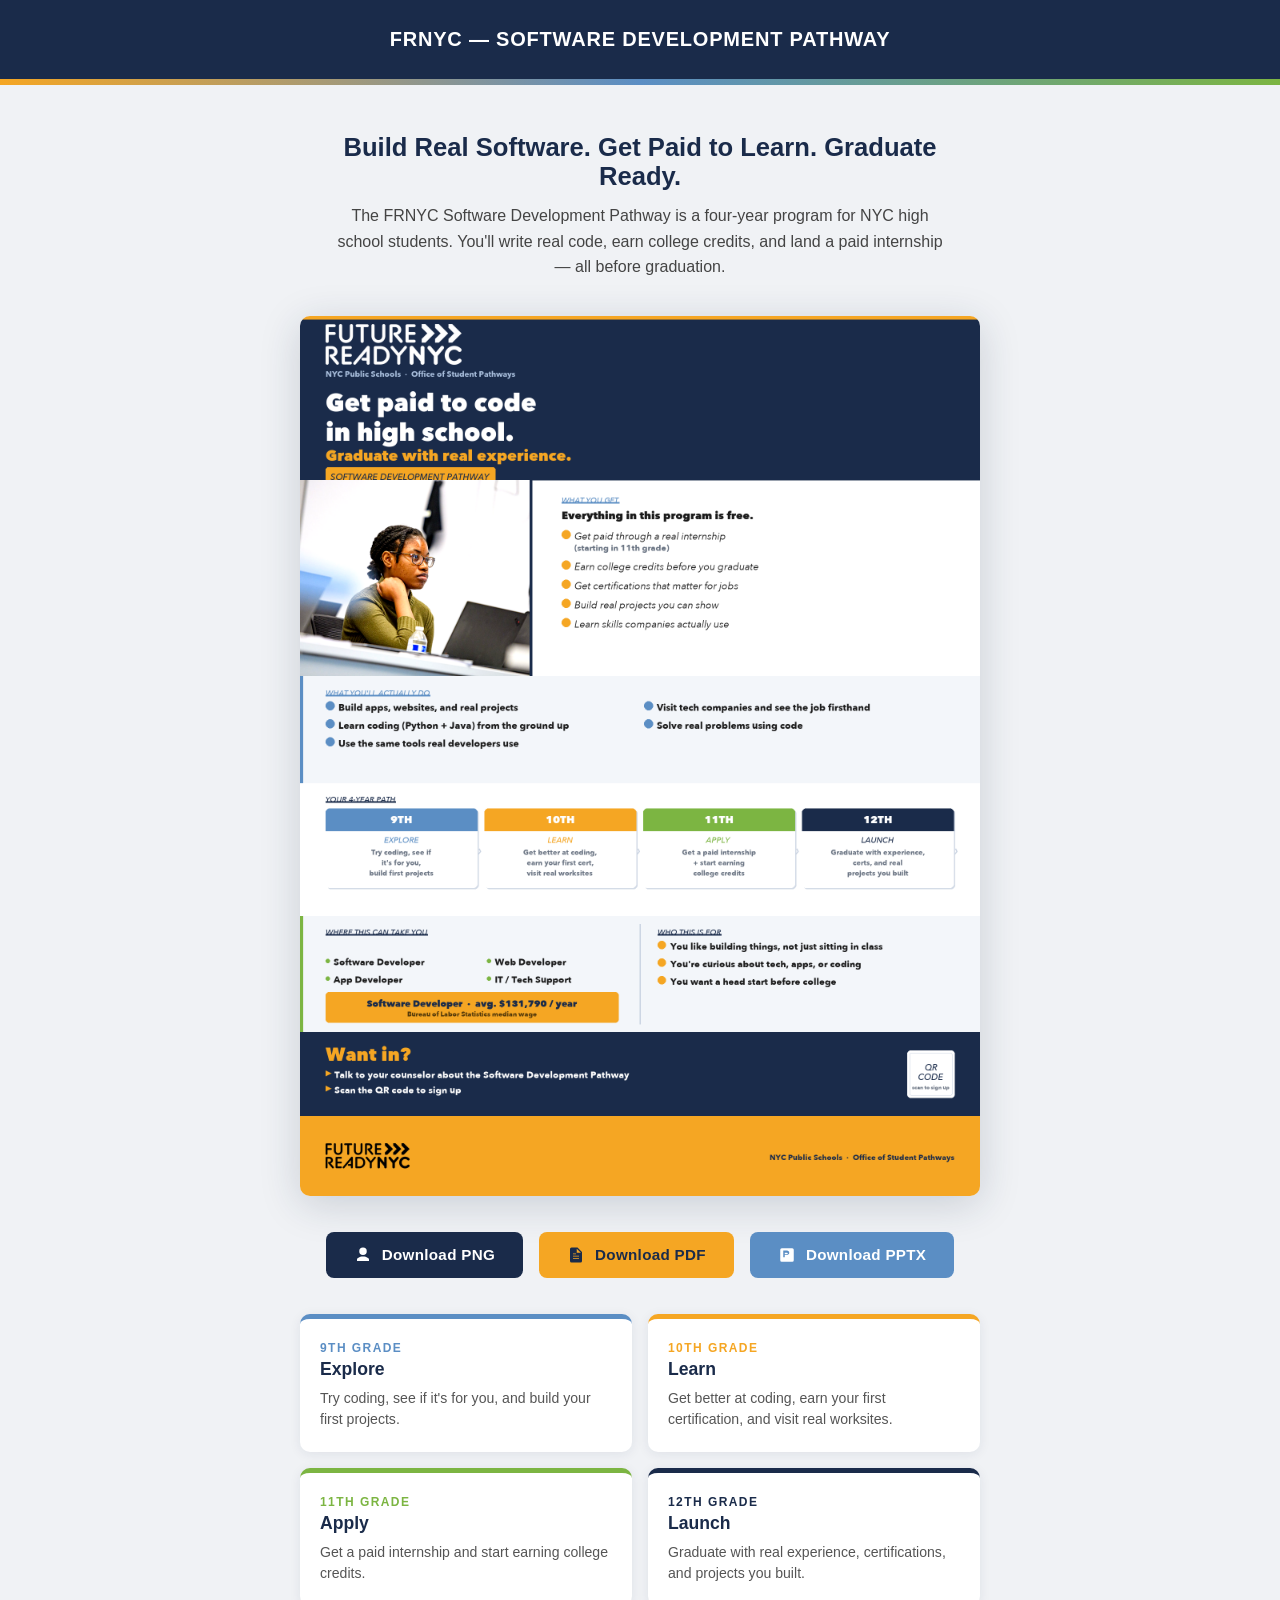
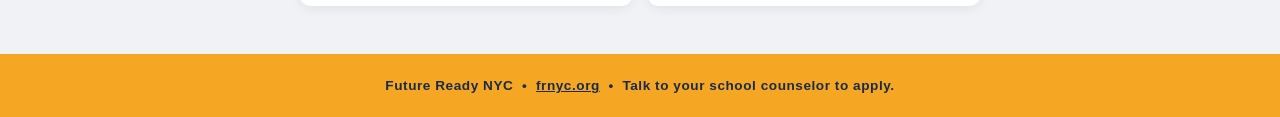
<file: index.html>
<!DOCTYPE html>
<html lang="en">
<head>
  <meta charset="UTF-8">
  <meta name="viewport" content="width=device-width, initial-scale=1.0">
  <title>FRNYC Software Development Pathway — Student Flyer</title>
  <style>
    *, *::before, *::after { box-sizing: border-box; margin: 0; padding: 0; }

    body {
      font-family: 'Avenir Next', 'Segoe UI', Arial, sans-serif;
      background: #f0f2f5;
      color: #1a2b4a;
      min-height: 100vh;
      display: flex;
      flex-direction: column;
      align-items: center;
    }

    header {
      width: 100%;
      background: #1a2b4a;
      padding: 28px 40px;
      display: flex;
      align-items: center;
      justify-content: center;
      gap: 18px;
    }

    header h1 {
      color: #ffffff;
      font-size: 1.25rem;
      font-weight: 600;
      letter-spacing: 0.04em;
      text-transform: uppercase;
    }

    .accent-bar {
      width: 100%;
      height: 6px;
      background: linear-gradient(90deg, #f5a623 0%, #5b8ec4 50%, #7cb542 100%);
    }

    main {
      width: 100%;
      max-width: 900px;
      padding: 48px 24px;
      display: flex;
      flex-direction: column;
      align-items: center;
      gap: 36px;
    }

    .intro {
      text-align: center;
      max-width: 620px;
    }

    .intro h2 {
      font-size: 1.6rem;
      font-weight: 700;
      color: #1a2b4a;
      margin-bottom: 12px;
    }

    .intro p {
      font-size: 1rem;
      line-height: 1.6;
      color: #444;
    }

    .flyer-frame {
      width: 100%;
      max-width: 680px;
      border-radius: 10px;
      overflow: hidden;
      box-shadow: 0 8px 40px rgba(26, 43, 74, 0.18);
    }

    .flyer-frame img {
      width: 100%;
      display: block;
    }

    .downloads {
      display: flex;
      flex-wrap: wrap;
      gap: 16px;
      justify-content: center;
    }

    .btn {
      display: inline-flex;
      align-items: center;
      gap: 10px;
      padding: 14px 28px;
      border-radius: 8px;
      font-size: 0.95rem;
      font-weight: 600;
      text-decoration: none;
      letter-spacing: 0.02em;
      transition: opacity 0.15s, transform 0.1s;
    }

    .btn:hover {
      opacity: 0.88;
      transform: translateY(-1px);
    }

    .btn-png  { background: #1a2b4a; color: #fff; }
    .btn-pdf  { background: #f5a623; color: #1a2b4a; }
    .btn-pptx { background: #5b8ec4; color: #fff; }

    .btn svg {
      width: 18px;
      height: 18px;
      fill: currentColor;
      flex-shrink: 0;
    }

    .pathway-cards {
      width: 100%;
      max-width: 680px;
      display: grid;
      grid-template-columns: repeat(2, 1fr);
      gap: 16px;
    }

    .card {
      background: #fff;
      border-radius: 10px;
      padding: 22px 20px;
      box-shadow: 0 2px 12px rgba(26,43,74,0.08);
      border-top: 5px solid var(--card-color);
    }

    .card .year {
      font-size: 0.75rem;
      font-weight: 700;
      letter-spacing: 0.12em;
      text-transform: uppercase;
      color: var(--card-color);
      margin-bottom: 4px;
    }

    .card .label {
      font-size: 1.1rem;
      font-weight: 700;
      color: #1a2b4a;
      margin-bottom: 8px;
    }

    .card p {
      font-size: 0.88rem;
      line-height: 1.5;
      color: #555;
    }

    .card-9  { --card-color: #5b8ec4; }
    .card-10 { --card-color: #f5a623; }
    .card-11 { --card-color: #7cb542; }
    .card-12 { --card-color: #1a2b4a; }

    footer {
      width: 100%;
      background: #f5a623;
      padding: 24px 40px;
      text-align: center;
      font-size: 0.85rem;
      font-weight: 600;
      color: #1a2b4a;
      letter-spacing: 0.04em;
    }

    footer a {
      color: #1a2b4a;
    }

    @media (max-width: 520px) {
      .pathway-cards { grid-template-columns: 1fr; }
      header h1 { font-size: 1rem; }
      .intro h2 { font-size: 1.3rem; }
    }
  </style>
</head>
<body>

<header>
  <h1>FRNYC &mdash; Software Development Pathway</h1>
</header>
<div class="accent-bar"></div>

<main>

  <div class="intro">
    <h2>Build Real Software. Get Paid to Learn. Graduate Ready.</h2>
    <p>
      The FRNYC Software Development Pathway is a four-year program for NYC high school students.
      You'll write real code, earn college credits, and land a paid internship &mdash; all before graduation.
    </p>
  </div>

  <div class="flyer-frame">
    <img src="FRNYC_SoftwareDev_Flyer_v3.png" alt="FRNYC Software Development Pathway Flyer">
  </div>

  <div class="downloads">
    <a class="btn btn-png" href="FRNYC_SoftwareDev_Flyer_v3.png" download>
      <svg viewBox="0 0 24 24"><path d="M12 2a5 5 0 1 1 0 10A5 5 0 0 1 12 2zm0 12c5.33 0 8 2.67 8 4v2H4v-2c0-1.33 2.67-4 8-4z"/></svg>
      Download PNG
    </a>
    <a class="btn btn-pdf" href="FRNYC_SoftwareDev_Flyer_v3.pdf" download>
      <svg viewBox="0 0 24 24"><path d="M14 2H6a2 2 0 0 0-2 2v16a2 2 0 0 0 2 2h12a2 2 0 0 0 2-2V8l-6-6zm-1 1.5L18.5 9H13V3.5zM8 17v-1h8v1H8zm0-3v-1h8v1H8zm0-3V10h4v1H8z"/></svg>
      Download PDF
    </a>
    <a class="btn btn-pptx" href="FRNYC_SoftwareDev_Flyer_v3.pptx" download>
      <svg viewBox="0 0 24 24"><path d="M19 3H5a2 2 0 0 0-2 2v14a2 2 0 0 0 2 2h14a2 2 0 0 0 2-2V5a2 2 0 0 0-2-2zm-7 3c1.66 0 3 1.34 3 3s-1.34 3-3 3H9v3H7V6h5zm-3 5h3a1 1 0 0 0 0-2H9v2z"/></svg>
      Download PPTX
    </a>
  </div>

  <div class="pathway-cards">
    <div class="card card-9">
      <div class="year">9th Grade</div>
      <div class="label">Explore</div>
      <p>Try coding, see if it's for you, and build your first projects.</p>
    </div>
    <div class="card card-10">
      <div class="year">10th Grade</div>
      <div class="label">Learn</div>
      <p>Get better at coding, earn your first certification, and visit real worksites.</p>
    </div>
    <div class="card card-11">
      <div class="year">11th Grade</div>
      <div class="label">Apply</div>
      <p>Get a paid internship and start earning college credits.</p>
    </div>
    <div class="card card-12">
      <div class="year">12th Grade</div>
      <div class="label">Launch</div>
      <p>Graduate with real experience, certifications, and projects you built.</p>
    </div>
  </div>

</main>

<footer>
  Future Ready NYC &nbsp;&bull;&nbsp; <a href="https://www.frnyc.org" target="_blank" rel="noopener">frnyc.org</a>
  &nbsp;&bull;&nbsp; Talk to your school counselor to apply.
</footer>

</body>
</html>
</file>
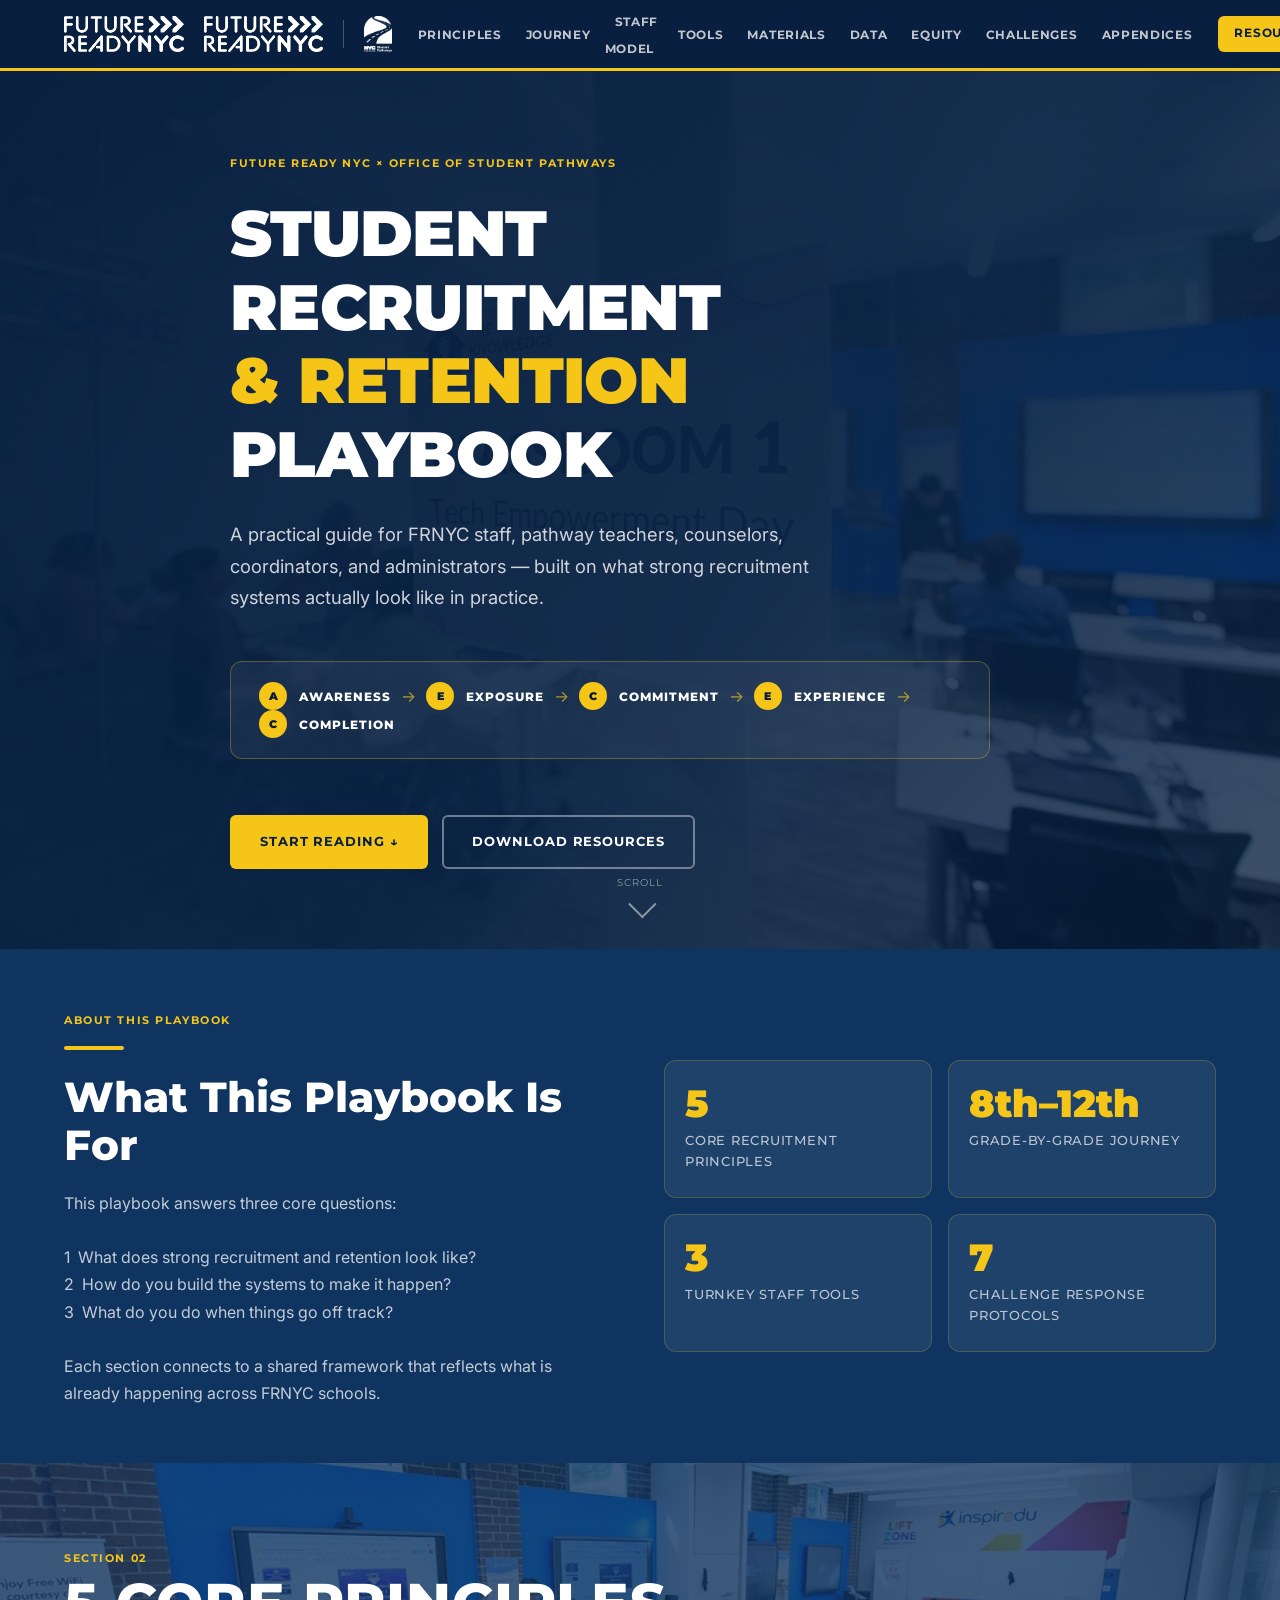
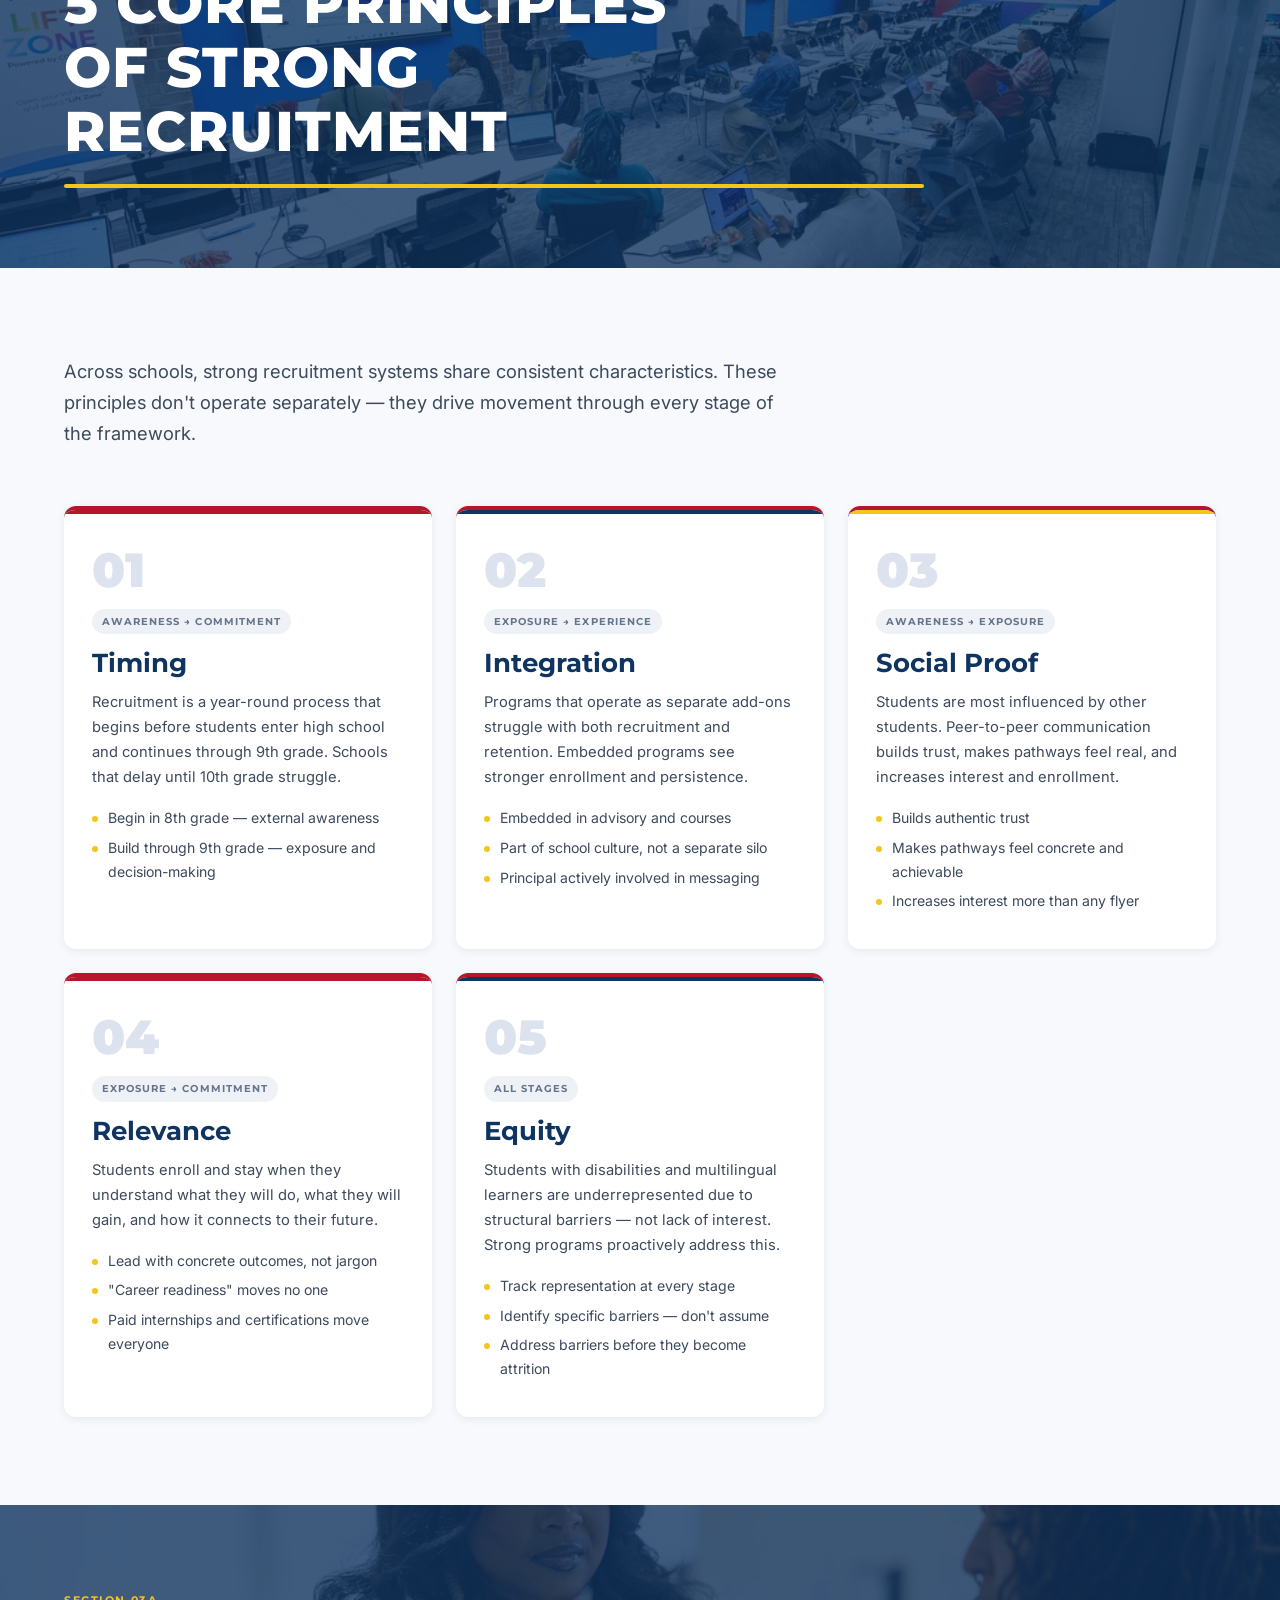
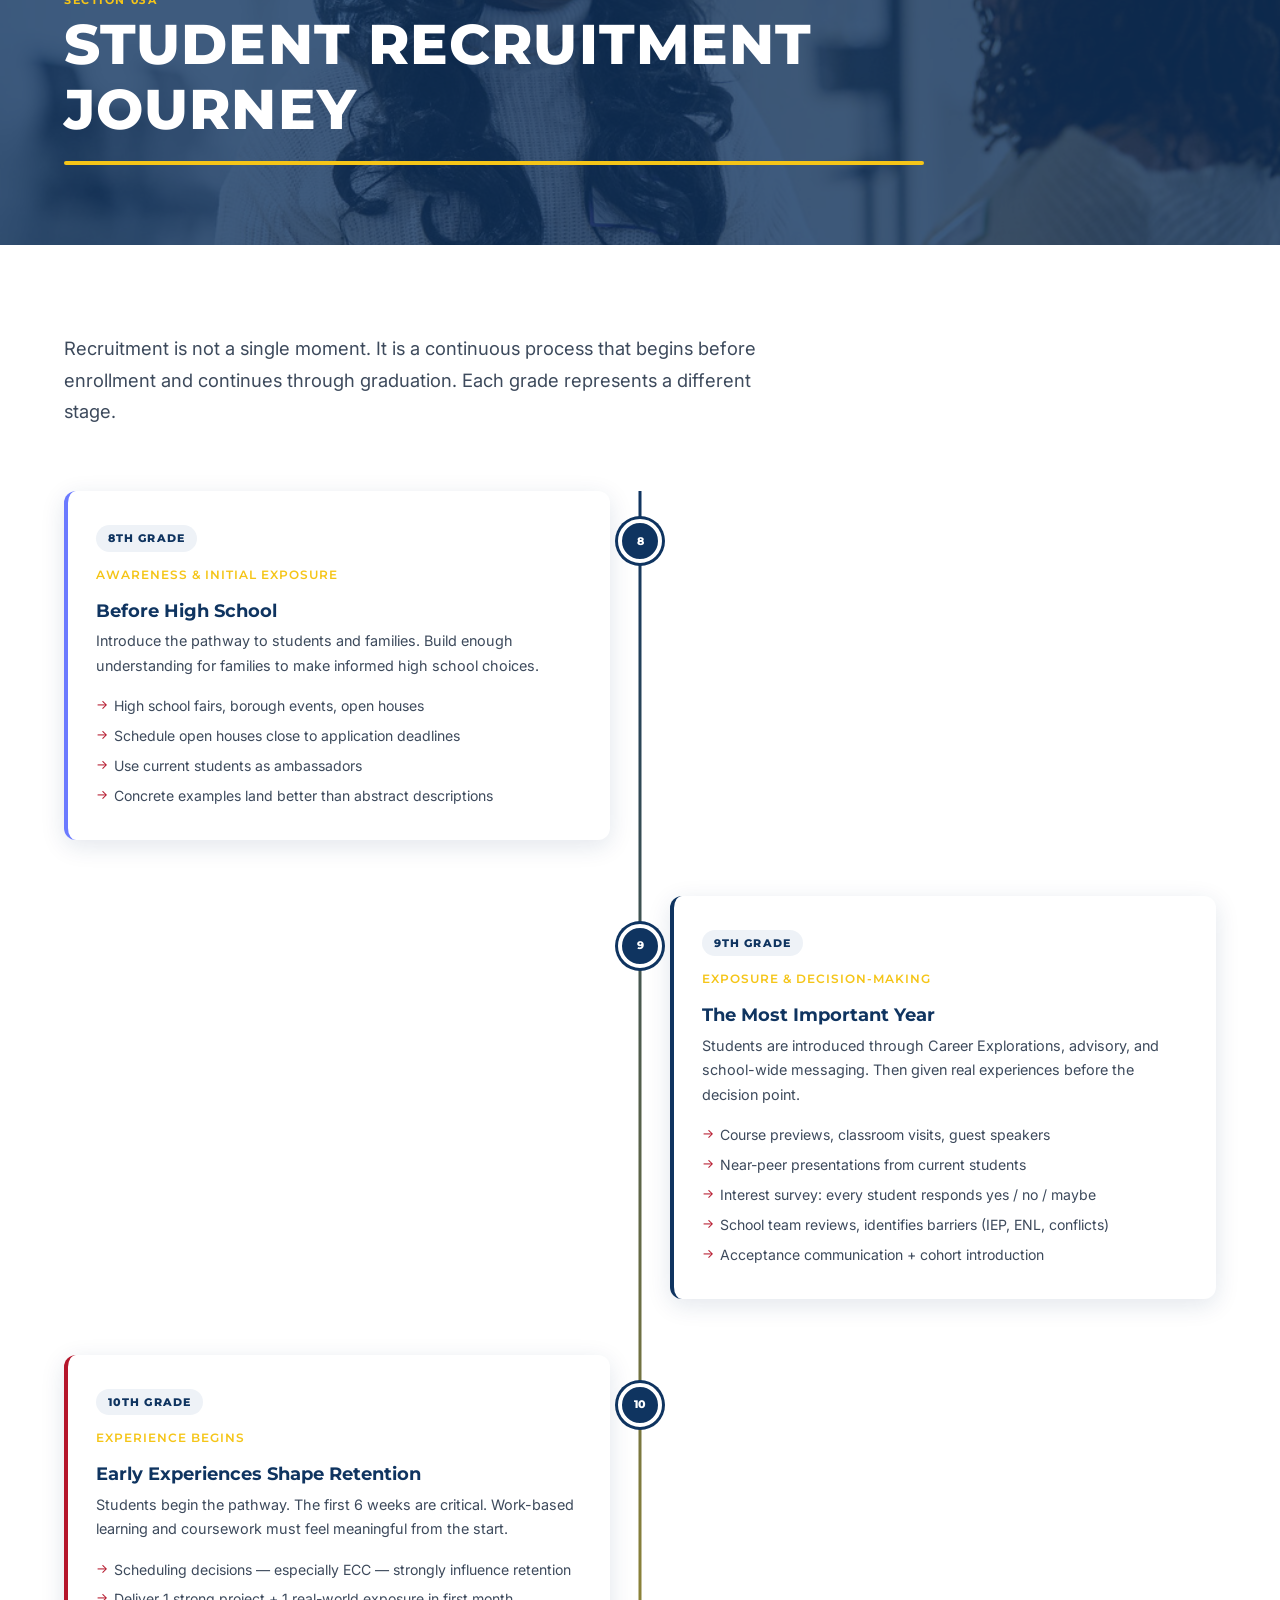
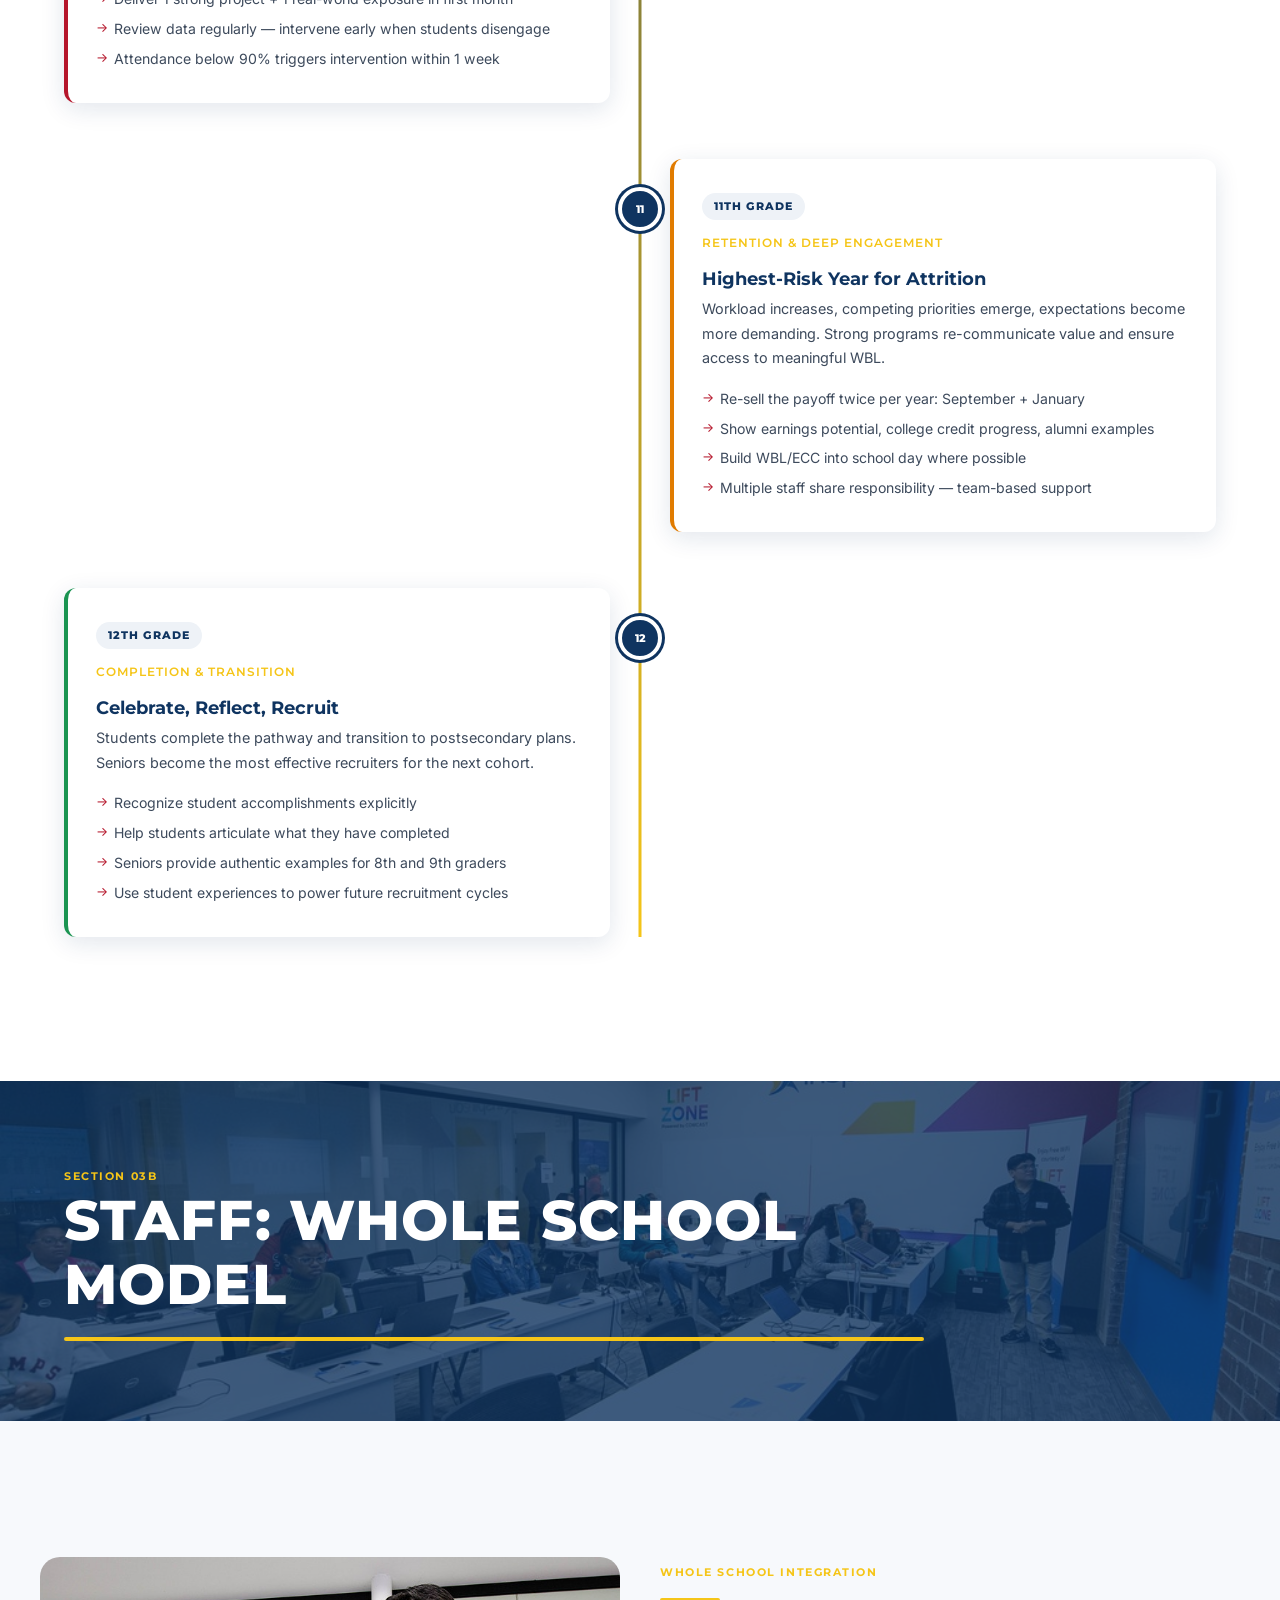
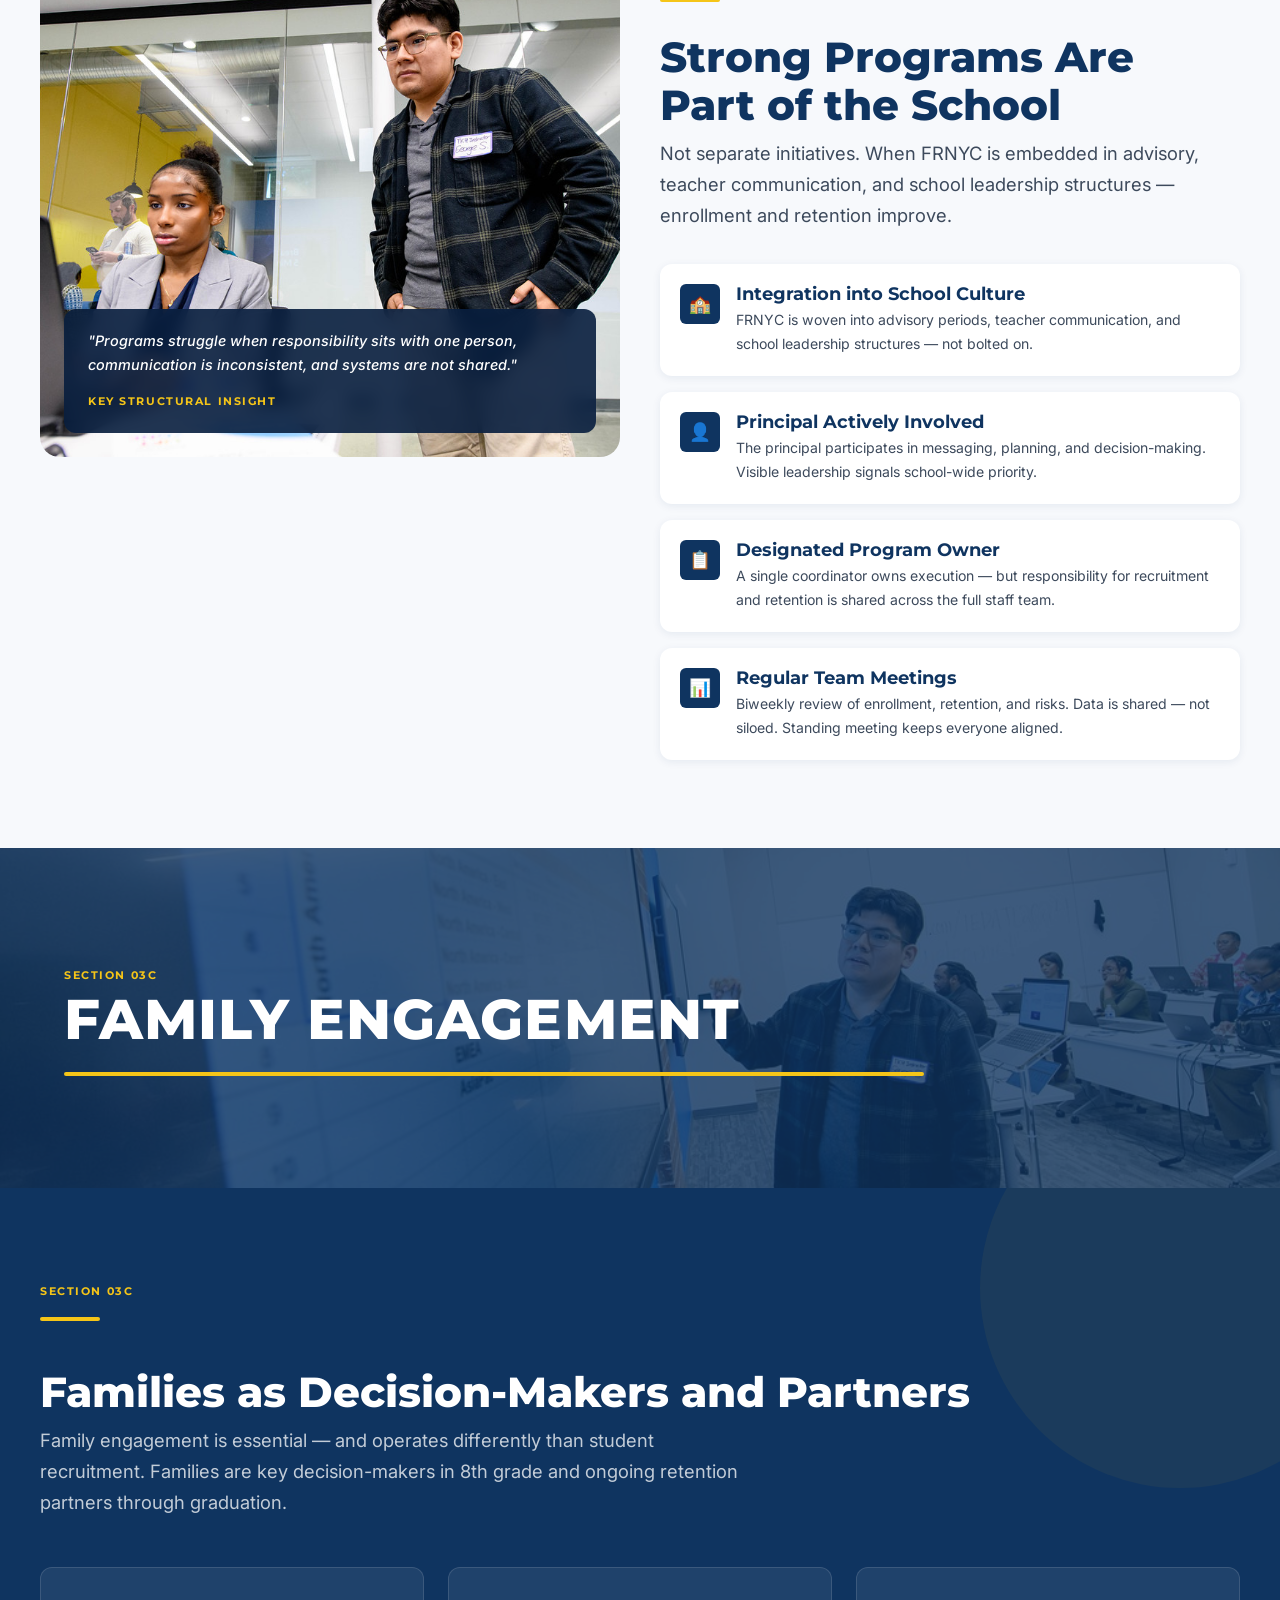
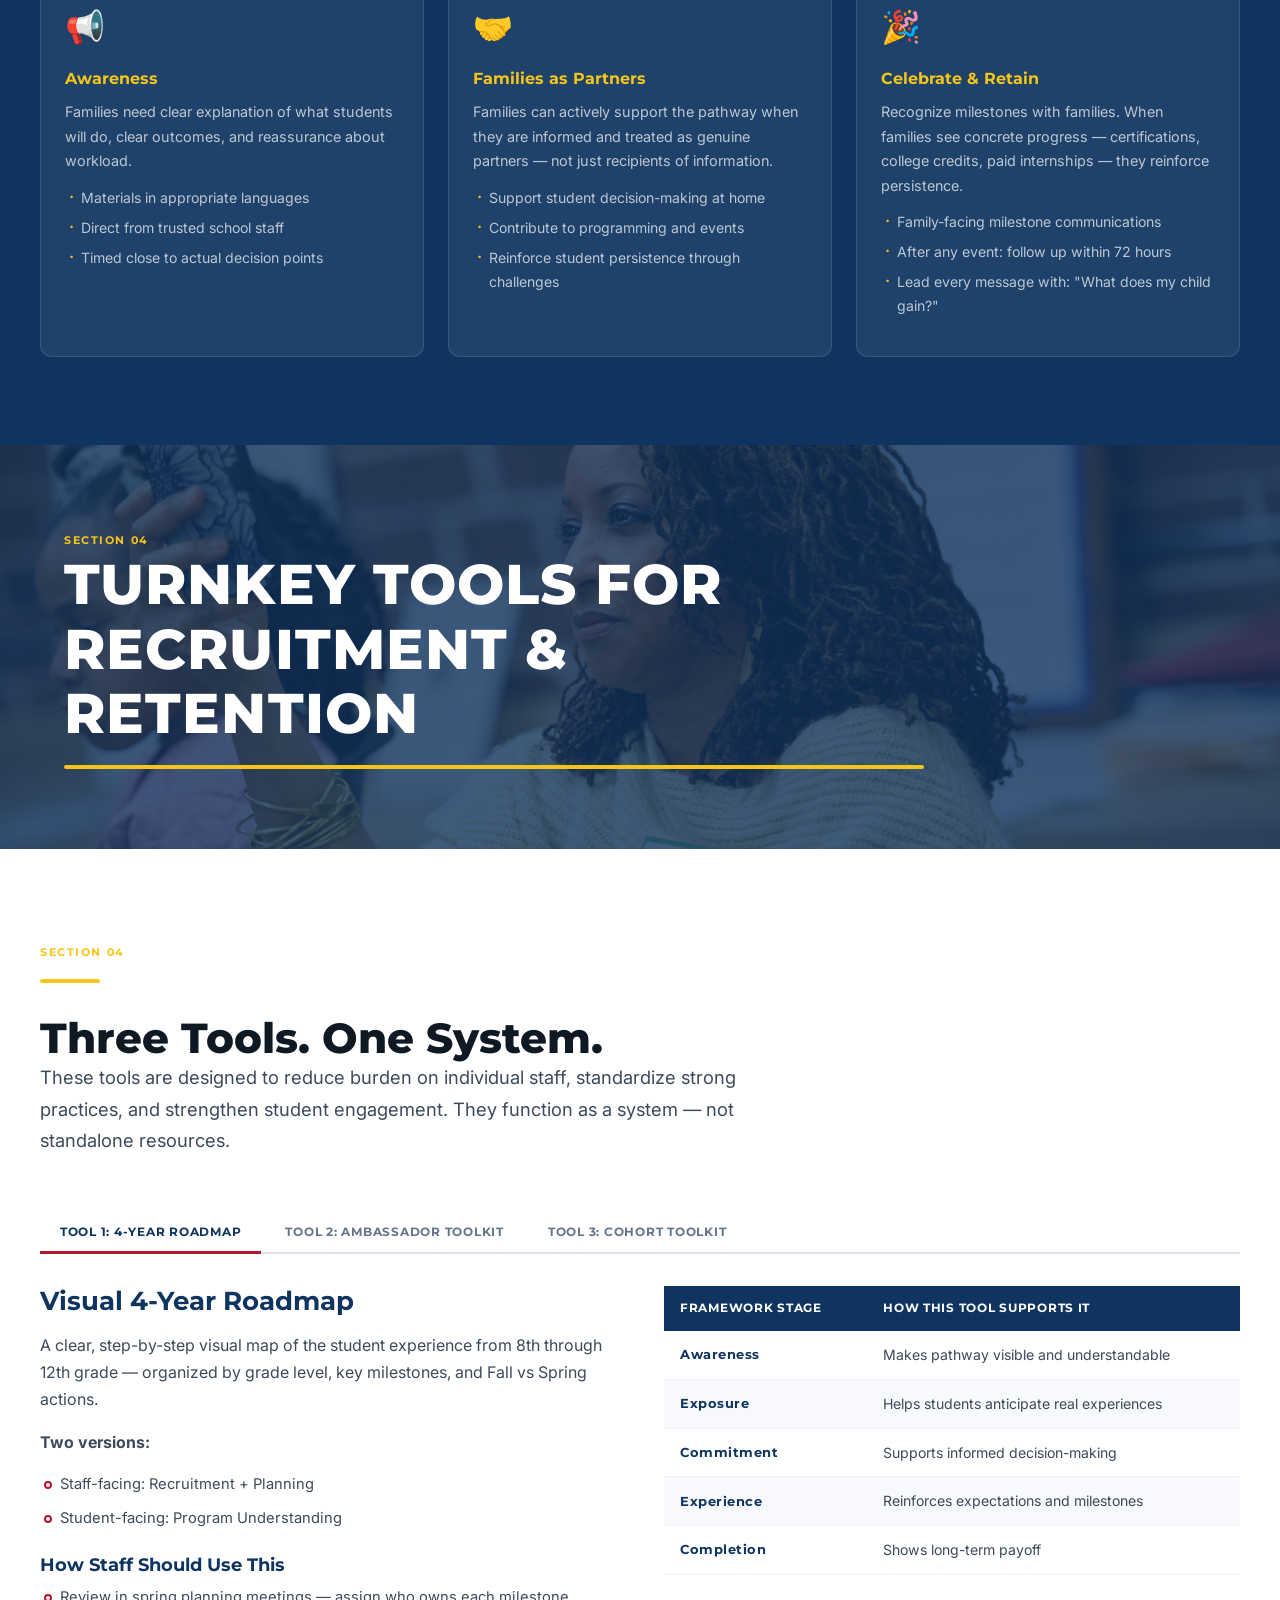
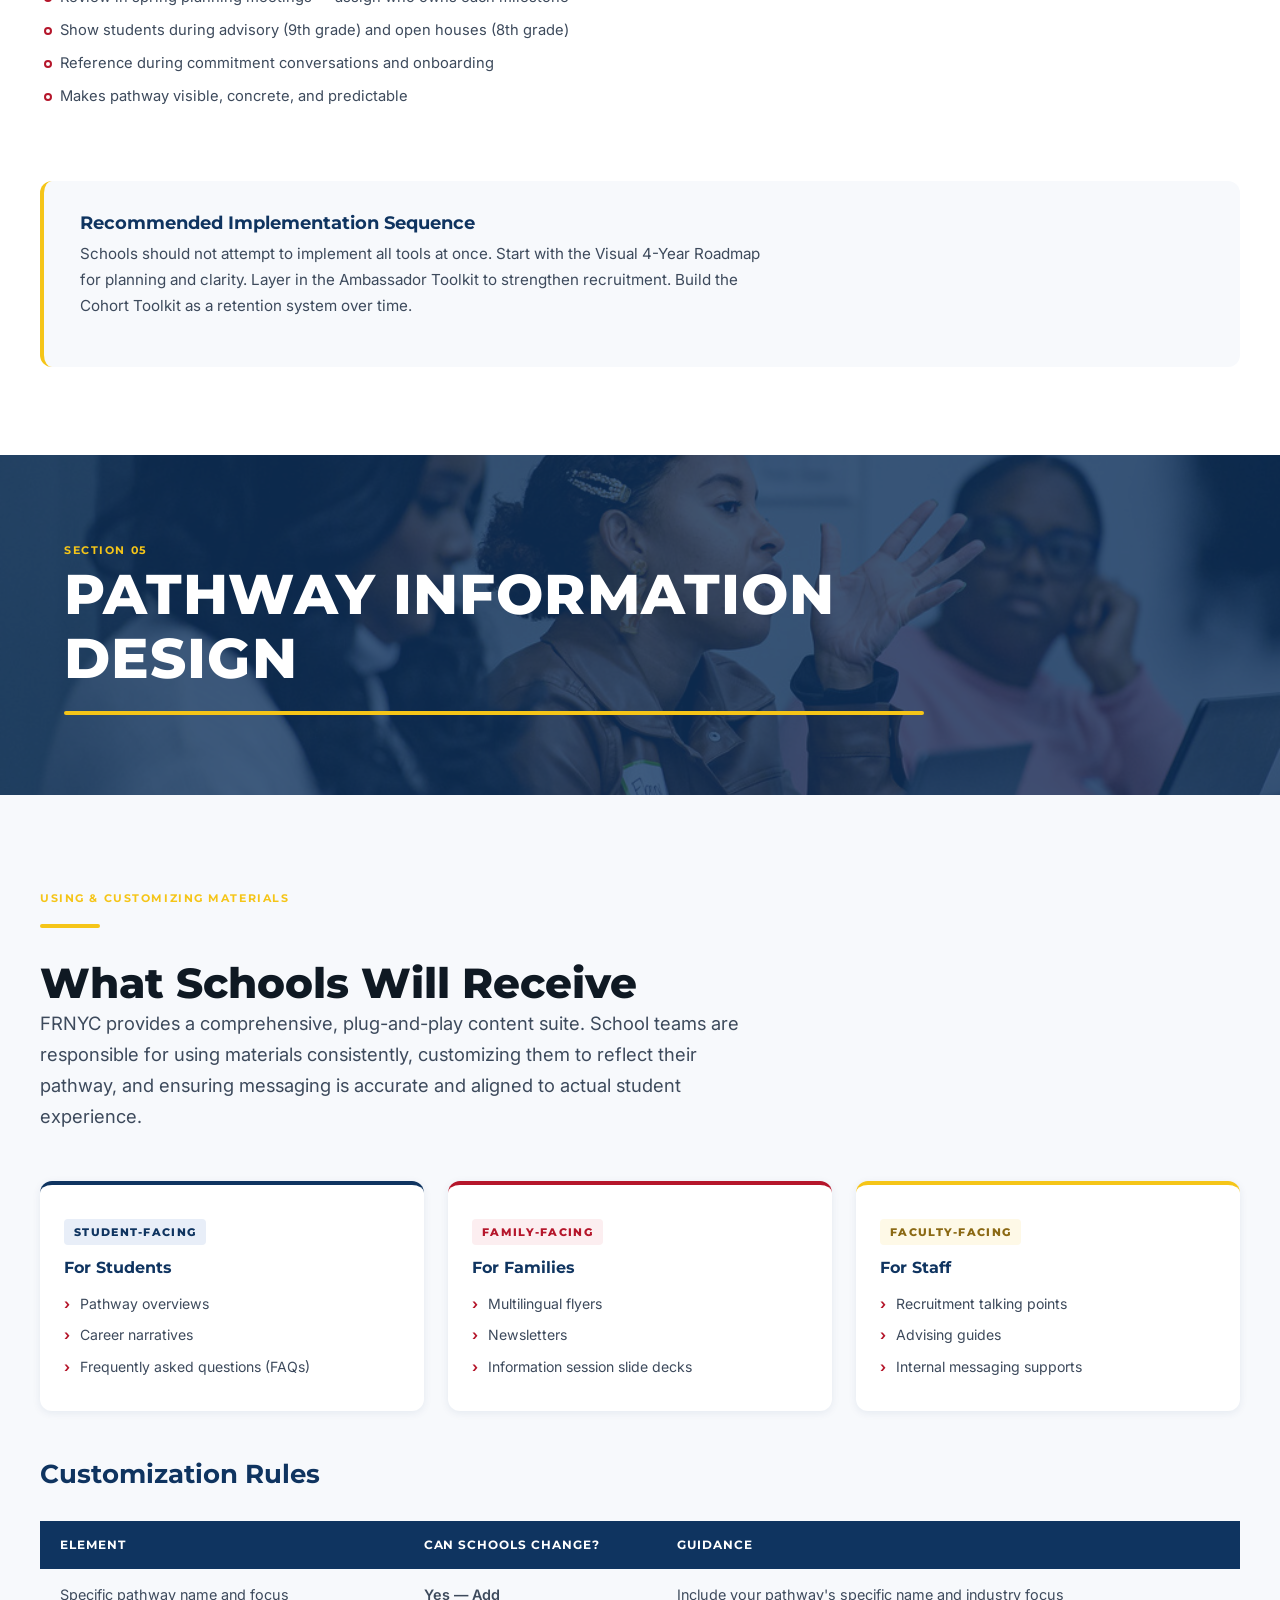
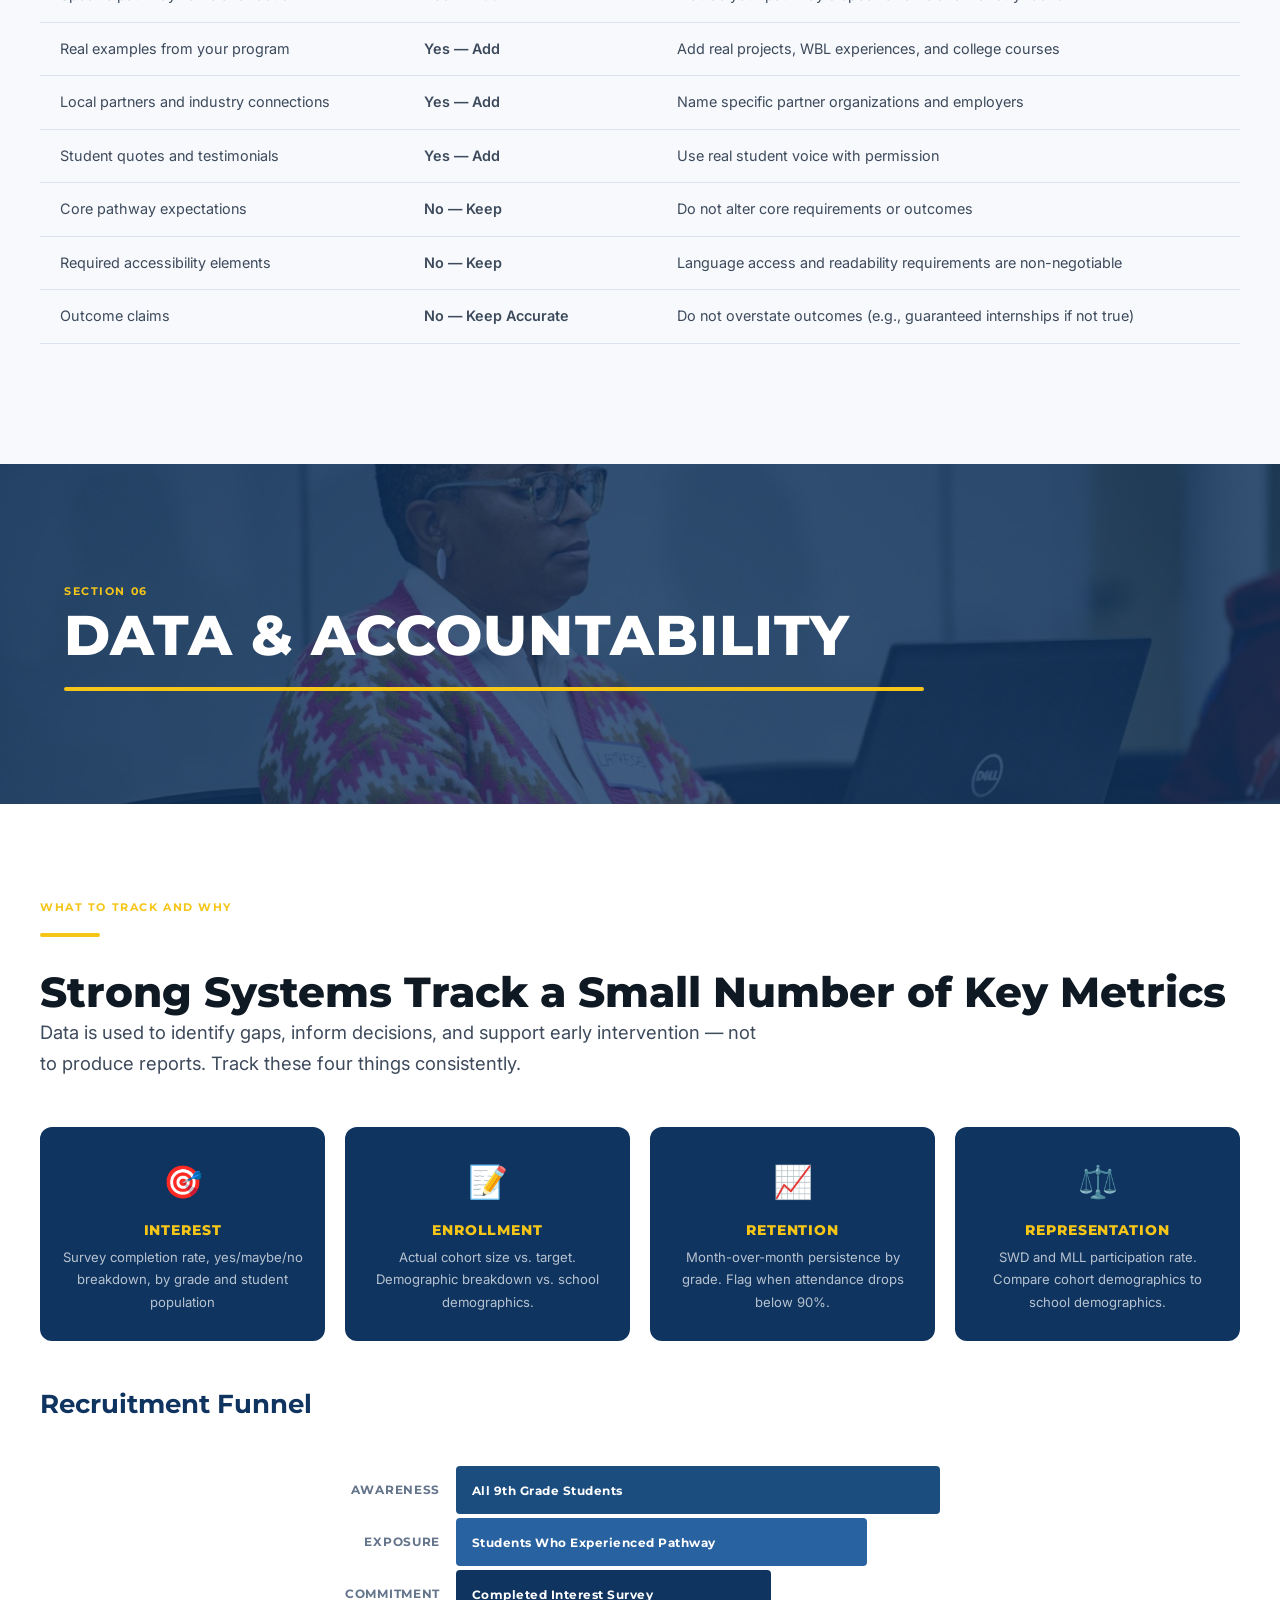
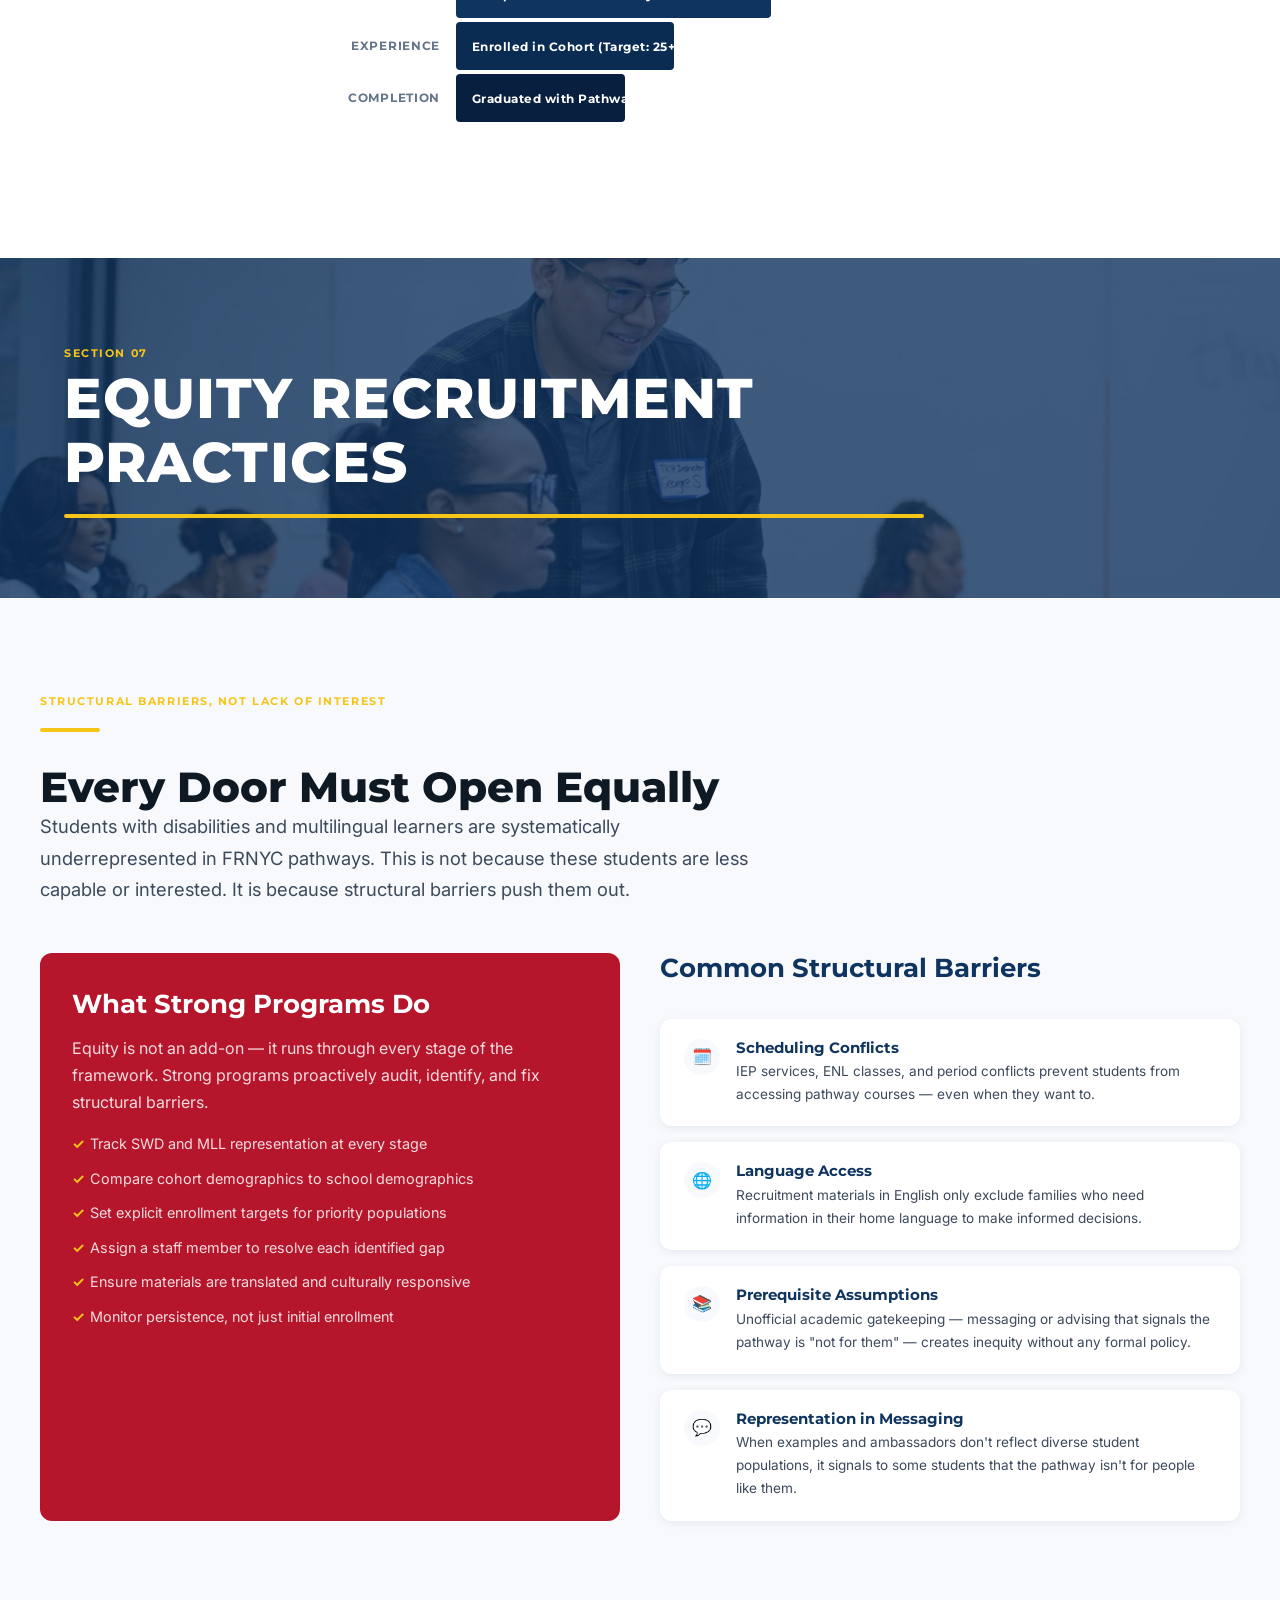
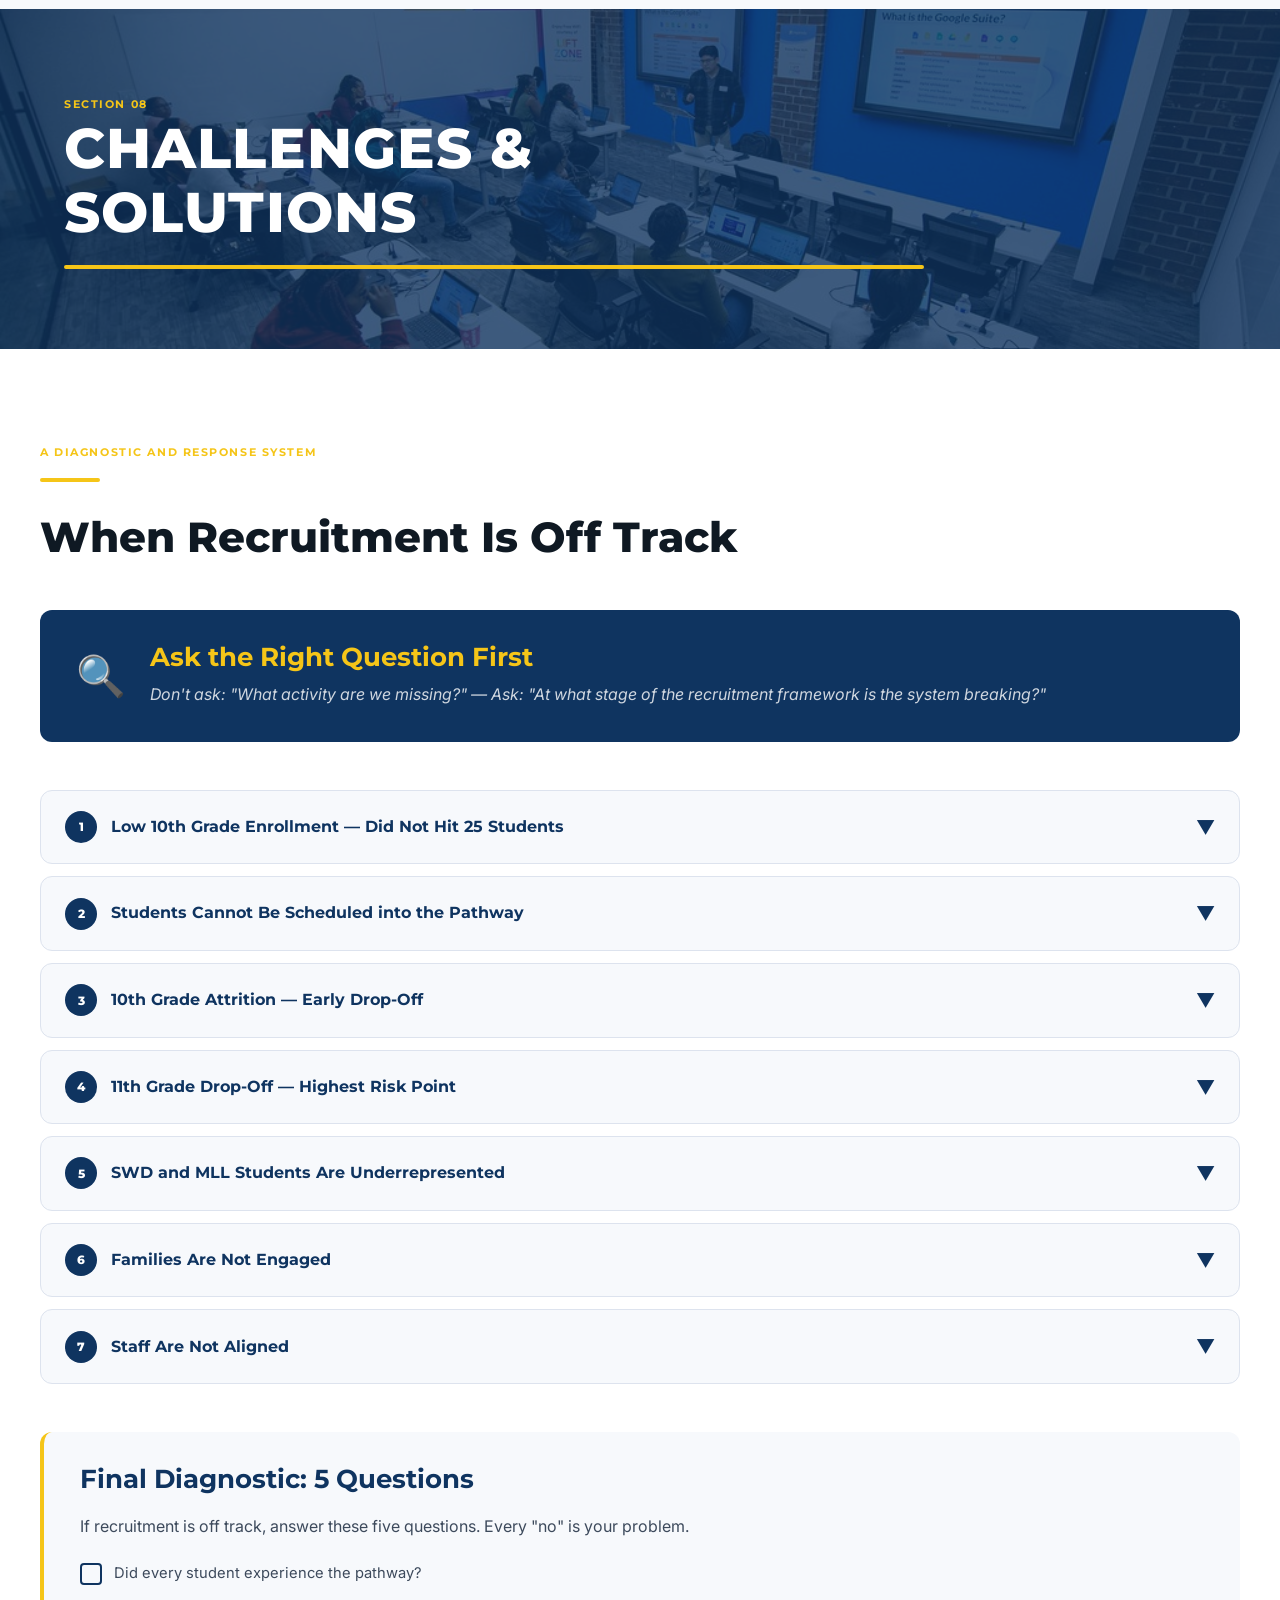
<file: frnyc-website/index.html>
<!DOCTYPE html>
<html lang="en">
<head>
  <meta charset="UTF-8">
  <meta name="viewport" content="width=device-width, initial-scale=1.0">
  <title>FRNYC Student Recruitment Playbook | Office of Student Pathways</title>
  <link rel="stylesheet" href="css/styles.css">
</head>
<body>

<!-- ============================================================
     NAVIGATION
     ============================================================ -->
<nav id="site-nav">
  <div class="nav-inner">
    <div class="nav-logos">
      <img src="../assets/photos/FRNYC_Logo-KO_hztl.png"
           onerror="this.style.display='none'"
           alt="Future Ready NYC">
      <img src="../assets/FRNYC logo and OSP logos/FRNYC_Logo-KO_hztl.png"
           onerror="this.style.display='none'"
           alt="FRNYC">
      <div class="nav-logo-divider"></div>
      <img src="../assets/FRNYC logo and OSP logos/NYCPS-Pathways-logo-white.png"
           onerror="this.style.display='none'"
           alt="Office of Student Pathways">
    </div>
    <ul class="nav-links" id="nav-links">
      <li><a href="#principles">Principles</a></li>
      <li><a href="#journey">Journey</a></li>
      <li><a href="#staff">Staff Model</a></li>
      <li><a href="#tools">Tools</a></li>
      <li><a href="#pathway">Materials</a></li>
      <li><a href="#data">Data</a></li>
      <li><a href="#equity">Equity</a></li>
      <li><a href="#challenges">Challenges</a></li>
      <li><a href="#appendices">Appendices</a></li>
    </ul>
    <a href="#resources" class="nav-cta">Resources</a>
    <button class="nav-hamburger" id="hamburger" aria-label="Menu">
      <span></span><span></span><span></span>
    </button>
  </div>
</nav>

<!-- ============================================================
     HERO
     ============================================================ -->
<section id="hero">
  <div class="hero-bg"></div>
  <div class="hero-content">
    <div class="hero-eyebrow">
      <span class="label">Future Ready NYC × Office of Student Pathways</span>
    </div>
    <h1>Student Recruitment<br><em>& Retention</em><br>Playbook</h1>
    <p class="lead">A practical guide for FRNYC staff, pathway teachers, counselors, coordinators, and administrators — built on what strong recruitment systems actually look like in practice.</p>

    <div class="hero-framework">
      <div class="framework-step">
        <div class="framework-step-num">A</div>
        <span class="framework-step-label">Awareness</span>
      </div>
      <span class="framework-arrow">→</span>
      <div class="framework-step">
        <div class="framework-step-num">E</div>
        <span class="framework-step-label">Exposure</span>
      </div>
      <span class="framework-arrow">→</span>
      <div class="framework-step">
        <div class="framework-step-num">C</div>
        <span class="framework-step-label">Commitment</span>
      </div>
      <span class="framework-arrow">→</span>
      <div class="framework-step">
        <div class="framework-step-num">E</div>
        <span class="framework-step-label">Experience</span>
      </div>
      <span class="framework-arrow">→</span>
      <div class="framework-step">
        <div class="framework-step-num">C</div>
        <span class="framework-step-label">Completion</span>
      </div>
    </div>

    <div class="hero-actions">
      <a href="#principles" class="btn btn-primary">Start Reading ↓</a>
      <a href="#resources" class="btn btn-outline">Download Resources</a>
    </div>
  </div>
  <div class="hero-scroll">
    <span>Scroll</span>
    <div class="hero-scroll-arrow"></div>
  </div>
</section>

<!-- ============================================================
     INTRO BAND
     ============================================================ -->
<section id="intro-band">
  <div class="intro-band-inner container">
    <div class="intro-band-text fade-up">
      <span class="label">About This Playbook</span>
      <div class="section-rule"></div>
      <h2>What This Playbook Is For</h2>
      <p>This playbook answers three core questions:</p>
      <br>
      <p>1 &nbsp;What does strong recruitment and retention look like?</p>
      <p>2 &nbsp;How do you build the systems to make it happen?</p>
      <p>3 &nbsp;What do you do when things go off track?</p>
      <br>
      <p>Each section connects to a shared framework that reflects what is already happening across FRNYC schools.</p>
    </div>
    <div class="intro-stats fade-up fade-up-delay-2">
      <div class="stat-card">
        <div class="stat-num">5</div>
        <div class="stat-desc">Core Recruitment Principles</div>
      </div>
      <div class="stat-card">
        <div class="stat-num">8th–12th</div>
        <div class="stat-desc">Grade-by-Grade Journey</div>
      </div>
      <div class="stat-card">
        <div class="stat-num">3</div>
        <div class="stat-desc">Turnkey Staff Tools</div>
      </div>
      <div class="stat-card">
        <div class="stat-num">7</div>
        <div class="stat-desc">Challenge Response Protocols</div>
      </div>
    </div>
  </div>
</section>

<!-- ============================================================
     SECTION 2: PRINCIPLES
     ============================================================ -->
<div class="section-opener" id="principles-opener">
  <div class="section-opener-bg" style="background-image:url('../assets/photos/241116_jca_inspiredu_1324_54365366365_l.jpg')"></div>
  <div class="section-opener-content container">
    <span class="label">Section 02</span>
    <h2>5 Core Principles<br>of Strong Recruitment</h2>
    <div class="section-rule wide"></div>
  </div>
</div>

<section id="principles">
  <div class="container">
    <div class="principles-header fade-up">
      <p class="lead">Across schools, strong recruitment systems share consistent characteristics. These principles don't operate separately — they drive movement through every stage of the framework.</p>
    </div>
    <div class="principles-grid">
      <div class="principle-card fade-up">
        <div class="principle-num">01</div>
        <span class="principle-stage">Awareness → Commitment</span>
        <h3>Timing</h3>
        <p>Recruitment is a year-round process that begins before students enter high school and continues through 9th grade. Schools that delay until 10th grade struggle.</p>
        <ul class="principle-bullets">
          <li>Begin in 8th grade — external awareness</li>
          <li>Build through 9th grade — exposure and decision-making</li>
        </ul>
      </div>
      <div class="principle-card fade-up fade-up-delay-1">
        <div class="principle-num">02</div>
        <span class="principle-stage">Exposure → Experience</span>
        <h3>Integration</h3>
        <p>Programs that operate as separate add-ons struggle with both recruitment and retention. Embedded programs see stronger enrollment and persistence.</p>
        <ul class="principle-bullets">
          <li>Embedded in advisory and courses</li>
          <li>Part of school culture, not a separate silo</li>
          <li>Principal actively involved in messaging</li>
        </ul>
      </div>
      <div class="principle-card fade-up fade-up-delay-2">
        <div class="principle-num">03</div>
        <span class="principle-stage">Awareness → Exposure</span>
        <h3>Social Proof</h3>
        <p>Students are most influenced by other students. Peer-to-peer communication builds trust, makes pathways feel real, and increases interest and enrollment.</p>
        <ul class="principle-bullets">
          <li>Builds authentic trust</li>
          <li>Makes pathways feel concrete and achievable</li>
          <li>Increases interest more than any flyer</li>
        </ul>
      </div>
      <div class="principle-card fade-up fade-up-delay-3">
        <div class="principle-num">04</div>
        <span class="principle-stage">Exposure → Commitment</span>
        <h3>Relevance</h3>
        <p>Students enroll and stay when they understand what they will do, what they will gain, and how it connects to their future.</p>
        <ul class="principle-bullets">
          <li>Lead with concrete outcomes, not jargon</li>
          <li>"Career readiness" moves no one</li>
          <li>Paid internships and certifications move everyone</li>
        </ul>
      </div>
      <div class="principle-card fade-up fade-up-delay-4">
        <div class="principle-num">05</div>
        <span class="principle-stage">All Stages</span>
        <h3>Equity</h3>
        <p>Students with disabilities and multilingual learners are underrepresented due to structural barriers — not lack of interest. Strong programs proactively address this.</p>
        <ul class="principle-bullets">
          <li>Track representation at every stage</li>
          <li>Identify specific barriers — don't assume</li>
          <li>Address barriers before they become attrition</li>
        </ul>
      </div>
    </div>
  </div>
</section>

<!-- ============================================================
     SECTION 3A: STUDENT JOURNEY
     ============================================================ -->
<div class="section-opener" id="journey-opener">
  <div class="section-opener-bg" style="background-image:url('../assets/photos/241116_jca_inspiredu_251_54365365955_l.jpg')"></div>
  <div class="section-opener-content container">
    <span class="label">Section 03A</span>
    <h2>Student Recruitment<br>Journey</h2>
    <div class="section-rule wide"></div>
  </div>
</div>

<section id="journey">
  <div class="container">
    <div class="journey-header fade-up">
      <p class="lead">Recruitment is not a single moment. It is a continuous process that begins before enrollment and continues through graduation. Each grade represents a different stage.</p>
    </div>
    <div class="journey-timeline">

      <!-- 8th Grade -->
      <div class="journey-item fade-up">
        <div class="journey-card grade-8">
          <span class="journey-grade-badge">8th Grade</span>
          <div class="journey-focus">Awareness &amp; Initial Exposure</div>
          <h3>Before High School</h3>
          <p>Introduce the pathway to students and families. Build enough understanding for families to make informed high school choices.</p>
          <ul>
            <li>High school fairs, borough events, open houses</li>
            <li>Schedule open houses close to application deadlines</li>
            <li>Use current students as ambassadors</li>
            <li>Concrete examples land better than abstract descriptions</li>
          </ul>
        </div>
        <div class="journey-spacer">
          <div class="journey-node">8</div>
        </div>
        <div class="journey-empty"></div>
      </div>

      <!-- 9th Grade -->
      <div class="journey-item fade-up">
        <div class="journey-empty"></div>
        <div class="journey-spacer">
          <div class="journey-node">9</div>
        </div>
        <div class="journey-card grade-9">
          <span class="journey-grade-badge">9th Grade</span>
          <div class="journey-focus">Exposure &amp; Decision-Making</div>
          <h3>The Most Important Year</h3>
          <p>Students are introduced through Career Explorations, advisory, and school-wide messaging. Then given real experiences before the decision point.</p>
          <ul>
            <li>Course previews, classroom visits, guest speakers</li>
            <li>Near-peer presentations from current students</li>
            <li>Interest survey: every student responds yes / no / maybe</li>
            <li>School team reviews, identifies barriers (IEP, ENL, conflicts)</li>
            <li>Acceptance communication + cohort introduction</li>
          </ul>
        </div>
      </div>

      <!-- 10th Grade -->
      <div class="journey-item fade-up">
        <div class="journey-card grade-10">
          <span class="journey-grade-badge">10th Grade</span>
          <div class="journey-focus">Experience Begins</div>
          <h3>Early Experiences Shape Retention</h3>
          <p>Students begin the pathway. The first 6 weeks are critical. Work-based learning and coursework must feel meaningful from the start.</p>
          <ul>
            <li>Scheduling decisions — especially ECC — strongly influence retention</li>
            <li>Deliver 1 strong project + 1 real-world exposure in first month</li>
            <li>Review data regularly — intervene early when students disengage</li>
            <li>Attendance below 90% triggers intervention within 1 week</li>
          </ul>
        </div>
        <div class="journey-spacer">
          <div class="journey-node">10</div>
        </div>
        <div class="journey-empty"></div>
      </div>

      <!-- 11th Grade -->
      <div class="journey-item fade-up">
        <div class="journey-empty"></div>
        <div class="journey-spacer">
          <div class="journey-node">11</div>
        </div>
        <div class="journey-card grade-11">
          <span class="journey-grade-badge">11th Grade</span>
          <div class="journey-focus">Retention &amp; Deep Engagement</div>
          <h3>Highest-Risk Year for Attrition</h3>
          <p>Workload increases, competing priorities emerge, expectations become more demanding. Strong programs re-communicate value and ensure access to meaningful WBL.</p>
          <ul>
            <li>Re-sell the payoff twice per year: September + January</li>
            <li>Show earnings potential, college credit progress, alumni examples</li>
            <li>Build WBL/ECC into school day where possible</li>
            <li>Multiple staff share responsibility — team-based support</li>
          </ul>
        </div>
      </div>

      <!-- 12th Grade -->
      <div class="journey-item fade-up">
        <div class="journey-card grade-12">
          <span class="journey-grade-badge">12th Grade</span>
          <div class="journey-focus">Completion &amp; Transition</div>
          <h3>Celebrate, Reflect, Recruit</h3>
          <p>Students complete the pathway and transition to postsecondary plans. Seniors become the most effective recruiters for the next cohort.</p>
          <ul>
            <li>Recognize student accomplishments explicitly</li>
            <li>Help students articulate what they have completed</li>
            <li>Seniors provide authentic examples for 8th and 9th graders</li>
            <li>Use student experiences to power future recruitment cycles</li>
          </ul>
        </div>
        <div class="journey-spacer">
          <div class="journey-node">12</div>
        </div>
        <div class="journey-empty"></div>
      </div>

    </div>
  </div>
</section>

<!-- ============================================================
     SECTION 3B: STAFF MODEL
     ============================================================ -->
<div class="section-opener" id="staff-opener">
  <div class="section-opener-bg" style="background-image:url('../assets/photos/241116_jca_inspiredu_1114_54365173894_l.jpg')"></div>
  <div class="section-opener-content container">
    <span class="label">Section 03B</span>
    <h2>Staff: Whole School Model</h2>
    <div class="section-rule wide"></div>
  </div>
</div>

<section id="staff">
  <div class="staff-inner">
    <div class="staff-grid">
      <div class="staff-photo-block fade-up">
        <img src="../assets/photos/241116_jca_inspiredu_1136_54364097592_l.jpg"
             onerror="this.src='../assets/photos/241116_jca_inspiredu_1029_54364097687_l.jpg'"
             alt="School staff in discussion">
        <div class="staff-photo-overlay">
          <p>"Programs struggle when responsibility sits with one person, communication is inconsistent, and systems are not shared."</p>
          <span class="label">Key Structural Insight</span>
        </div>
      </div>
      <div class="staff-content fade-up fade-up-delay-1">
        <span class="label">Whole School Integration</span>
        <div class="section-rule"></div>
        <h2>Strong Programs Are Part of the School</h2>
        <p class="lead">Not separate initiatives. When FRNYC is embedded in advisory, teacher communication, and school leadership structures — enrollment and retention improve.</p>
        <div class="staff-features">
          <div class="staff-feature">
            <div class="staff-feature-icon">🏫</div>
            <div class="staff-feature-text">
              <h4>Integration into School Culture</h4>
              <p>FRNYC is woven into advisory periods, teacher communication, and school leadership structures — not bolted on.</p>
            </div>
          </div>
          <div class="staff-feature">
            <div class="staff-feature-icon">👤</div>
            <div class="staff-feature-text">
              <h4>Principal Actively Involved</h4>
              <p>The principal participates in messaging, planning, and decision-making. Visible leadership signals school-wide priority.</p>
            </div>
          </div>
          <div class="staff-feature">
            <div class="staff-feature-icon">📋</div>
            <div class="staff-feature-text">
              <h4>Designated Program Owner</h4>
              <p>A single coordinator owns execution — but responsibility for recruitment and retention is shared across the full staff team.</p>
            </div>
          </div>
          <div class="staff-feature">
            <div class="staff-feature-icon">📊</div>
            <div class="staff-feature-text">
              <h4>Regular Team Meetings</h4>
              <p>Biweekly review of enrollment, retention, and risks. Data is shared — not siloed. Standing meeting keeps everyone aligned.</p>
            </div>
          </div>
        </div>
      </div>
    </div>
  </div>
</section>

<!-- ============================================================
     SECTION 3C: FAMILIES
     ============================================================ -->
<div class="section-opener" id="families-opener">
  <div class="section-opener-bg" style="background-image:url('../assets/photos/241116_jca_inspiredu_1199_54364097552_l.jpg')"></div>
  <div class="section-opener-content container">
    <span class="label">Section 03C</span>
    <h2>Family Engagement</h2>
    <div class="section-rule wide"></div>
  </div>
</div>

<section id="families">
  <div class="families-inner">
    <span class="label">Section 03C</span>
    <div class="section-rule"></div>
    <h2>Families as Decision-Makers and Partners</h2>
    <p class="lead">Family engagement is essential — and operates differently than student recruitment. Families are key decision-makers in 8th grade and ongoing retention partners through graduation.</p>
    <div class="families-grid">
      <div class="family-card fade-up">
        <div class="family-card-icon">📢</div>
        <h3>Awareness</h3>
        <p>Families need clear explanation of what students will do, clear outcomes, and reassurance about workload.</p>
        <ul>
          <li>Materials in appropriate languages</li>
          <li>Direct from trusted school staff</li>
          <li>Timed close to actual decision points</li>
        </ul>
      </div>
      <div class="family-card fade-up fade-up-delay-1">
        <div class="family-card-icon">🤝</div>
        <h3>Families as Partners</h3>
        <p>Families can actively support the pathway when they are informed and treated as genuine partners — not just recipients of information.</p>
        <ul>
          <li>Support student decision-making at home</li>
          <li>Contribute to programming and events</li>
          <li>Reinforce student persistence through challenges</li>
        </ul>
      </div>
      <div class="family-card fade-up fade-up-delay-2">
        <div class="family-card-icon">🎉</div>
        <h3>Celebrate &amp; Retain</h3>
        <p>Recognize milestones with families. When families see concrete progress — certifications, college credits, paid internships — they reinforce persistence.</p>
        <ul>
          <li>Family-facing milestone communications</li>
          <li>After any event: follow up within 72 hours</li>
          <li>Lead every message with: "What does my child gain?"</li>
        </ul>
      </div>
    </div>
  </div>
</section>

<!-- ============================================================
     SECTION 4: TOOLS
     ============================================================ -->
<div class="section-opener" id="tools-opener">
  <div class="section-opener-bg" style="background-image:url('../assets/photos/241116_jca_inspiredu_626_54365173269_l.jpg')"></div>
  <div class="section-opener-content container">
    <span class="label">Section 04</span>
    <h2>Turnkey Tools for<br>Recruitment &amp; Retention</h2>
    <div class="section-rule wide"></div>
  </div>
</div>

<section id="tools">
  <div class="tools-inner">
    <div class="tools-intro fade-up">
      <span class="label">Section 04</span>
      <div class="section-rule"></div>
      <h2>Three Tools. One System.</h2>
      <p class="lead">These tools are designed to reduce burden on individual staff, standardize strong practices, and strengthen student engagement. They function as a system — not standalone resources.</p>
    </div>

    <div class="tools-tabs" role="tablist">
      <button class="tool-tab active" onclick="showTool('roadmap', this)" role="tab">Tool 1: 4-Year Roadmap</button>
      <button class="tool-tab" onclick="showTool('ambassador', this)" role="tab">Tool 2: Ambassador Toolkit</button>
      <button class="tool-tab" onclick="showTool('cohort', this)" role="tab">Tool 3: Cohort Toolkit</button>
    </div>

    <div id="tool-roadmap" class="tool-panel active fade-up">
      <div class="tool-description">
        <h3>Visual 4-Year Roadmap</h3>
        <p>A clear, step-by-step visual map of the student experience from 8th through 12th grade — organized by grade level, key milestones, and Fall vs Spring actions.</p>
        <p><strong>Two versions:</strong></p>
        <ul>
          <li>Staff-facing: Recruitment + Planning</li>
          <li>Student-facing: Program Understanding</li>
        </ul>
        <h4 style="margin:20px 0 10px;color:var(--navy);">How Staff Should Use This</h4>
        <ul>
          <li>Review in spring planning meetings — assign who owns each milestone</li>
          <li>Show students during advisory (9th grade) and open houses (8th grade)</li>
          <li>Reference during commitment conversations and onboarding</li>
          <li>Makes pathway visible, concrete, and predictable</li>
        </ul>
      </div>
      <div>
        <table class="tool-framework-table">
          <thead>
            <tr>
              <th>Framework Stage</th>
              <th>How This Tool Supports It</th>
            </tr>
          </thead>
          <tbody>
            <tr><td>Awareness</td><td>Makes pathway visible and understandable</td></tr>
            <tr><td>Exposure</td><td>Helps students anticipate real experiences</td></tr>
            <tr><td>Commitment</td><td>Supports informed decision-making</td></tr>
            <tr><td>Experience</td><td>Reinforces expectations and milestones</td></tr>
            <tr><td>Completion</td><td>Shows long-term payoff</td></tr>
          </tbody>
        </table>
      </div>
    </div>

    <div id="tool-ambassador" class="tool-panel fade-up">
      <div class="tool-description">
        <h3>Student Ambassador Toolkit</h3>
        <p>A complete, ready-to-use guide for schools to build and sustain a student ambassador / peer mentoring model.</p>
        <p><strong>Includes:</strong></p>
        <ul>
          <li>Student ambassador role description + selection criteria</li>
          <li>Training materials and talking points for presentations</li>
          <li>Structures for peer-to-peer engagement</li>
        </ul>
        <h4 style="margin:20px 0 10px;color:var(--navy);">4-Step Deployment</h4>
        <ul>
          <li><strong>Step 1:</strong> Identify ambassadors — diverse experiences, not just top performers</li>
          <li><strong>Step 2:</strong> Train on projects, WBL, ECC — including what was challenging</li>
          <li><strong>Step 3:</strong> Deploy at open houses, advisory presentations, family sessions</li>
          <li><strong>Step 4:</strong> Structure it — specific events, clear expectations, staff support</li>
        </ul>
      </div>
      <div>
        <table class="tool-framework-table">
          <thead>
            <tr>
              <th>Framework Stage</th>
              <th>How This Tool Supports It</th>
            </tr>
          </thead>
          <tbody>
            <tr><td>Awareness</td><td>Makes pathways visible through real voices</td></tr>
            <tr><td>Exposure</td><td>Provides authentic insight into experiences</td></tr>
            <tr><td>Commitment</td><td>Builds trust and confidence in decision-making</td></tr>
            <tr><td>Experience</td><td>Strengthens belonging for current students</td></tr>
            <tr><td>Completion</td><td>Reinforces identity and leadership</td></tr>
          </tbody>
        </table>
      </div>
    </div>

    <div id="tool-cohort" class="tool-panel fade-up">
      <div class="tool-description">
        <h3>Cohort Toolkit</h3>
        <p>A structured model and set of tools to help schools build and sustain a strong student cohort experience from entry through graduation.</p>
        <p><strong>Includes:</strong></p>
        <ul>
          <li>Advisory routines and cohort-building activities</li>
          <li>Peer engagement structures and milestone celebrations</li>
          <li>Systems to maintain connection across years</li>
        </ul>
        <h4 style="margin:20px 0 10px;color:var(--navy);">Key Milestones to Celebrate</h4>
        <ul>
          <li>First WBL experience</li>
          <li>First college credits earned</li>
          <li>Certifications achieved</li>
          <li>Internship placements confirmed</li>
        </ul>
      </div>
      <div>
        <table class="tool-framework-table">
          <thead>
            <tr>
              <th>Framework Stage</th>
              <th>How This Tool Supports It</th>
            </tr>
          </thead>
          <tbody>
            <tr><td>Commitment</td><td>Strengthens confidence in joining</td></tr>
            <tr><td>Experience</td><td>Builds belonging and engagement</td></tr>
            <tr><td>Completion</td><td>Drives persistence and identity</td></tr>
          </tbody>
        </table>
      </div>
    </div>

    <div class="tools-cta fade-up">
      <h4 style="color:var(--navy);margin-bottom:8px;">Recommended Implementation Sequence</h4>
      <p>Schools should not attempt to implement all tools at once. Start with the Visual 4-Year Roadmap for planning and clarity. Layer in the Ambassador Toolkit to strengthen recruitment. Build the Cohort Toolkit as a retention system over time.</p>
    </div>
  </div>
</section>

<!-- ============================================================
     SECTION 5: PATHWAY INFORMATION DESIGN
     ============================================================ -->
<div class="section-opener" id="pathway-opener">
  <div class="section-opener-bg" style="background-image:url('../assets/photos/241116_jca_inspiredu_1546_54364097137_l.jpg')"></div>
  <div class="section-opener-content container">
    <span class="label">Section 05</span>
    <h2>Pathway Information Design</h2>
    <div class="section-rule wide"></div>
  </div>
</div>

<section id="pathway">
  <div class="pathway-inner">
    <span class="label">Using &amp; Customizing Materials</span>
    <div class="section-rule"></div>
    <h2>What Schools Will Receive</h2>
    <p class="lead">FRNYC provides a comprehensive, plug-and-play content suite. School teams are responsible for using materials consistently, customizing them to reflect their pathway, and ensuring messaging is accurate and aligned to actual student experience.</p>

    <div class="pathway-grid fade-up">
      <div class="pathway-audience-card student">
        <span class="audience-label">Student-Facing</span>
        <h3>For Students</h3>
        <ul>
          <li>Pathway overviews</li>
          <li>Career narratives</li>
          <li>Frequently asked questions (FAQs)</li>
        </ul>
      </div>
      <div class="pathway-audience-card family">
        <span class="audience-label">Family-Facing</span>
        <h3>For Families</h3>
        <ul>
          <li>Multilingual flyers</li>
          <li>Newsletters</li>
          <li>Information session slide decks</li>
        </ul>
      </div>
      <div class="pathway-audience-card faculty">
        <span class="audience-label">Faculty-Facing</span>
        <h3>For Staff</h3>
        <ul>
          <li>Recruitment talking points</li>
          <li>Advising guides</li>
          <li>Internal messaging supports</li>
        </ul>
      </div>
    </div>

    <h3 style="color:var(--navy);margin:48px 0 24px;">Customization Rules</h3>
    <div class="customization-table-wrap fade-up">
      <table class="customization-table">
        <thead>
          <tr>
            <th>Element</th>
            <th>Can Schools Change?</th>
            <th>Guidance</th>
          </tr>
        </thead>
        <tbody>
          <tr>
            <td>Specific pathway name and focus</td>
            <td class="td-yes">Yes — Add</td>
            <td>Include your pathway's specific name and industry focus</td>
          </tr>
          <tr>
            <td>Real examples from your program</td>
            <td class="td-yes">Yes — Add</td>
            <td>Add real projects, WBL experiences, and college courses</td>
          </tr>
          <tr>
            <td>Local partners and industry connections</td>
            <td class="td-yes">Yes — Add</td>
            <td>Name specific partner organizations and employers</td>
          </tr>
          <tr>
            <td>Student quotes and testimonials</td>
            <td class="td-yes">Yes — Add</td>
            <td>Use real student voice with permission</td>
          </tr>
          <tr>
            <td>Core pathway expectations</td>
            <td class="td-no">No — Keep</td>
            <td>Do not alter core requirements or outcomes</td>
          </tr>
          <tr>
            <td>Required accessibility elements</td>
            <td class="td-no">No — Keep</td>
            <td>Language access and readability requirements are non-negotiable</td>
          </tr>
          <tr>
            <td>Outcome claims</td>
            <td class="td-no">No — Keep Accurate</td>
            <td>Do not overstate outcomes (e.g., guaranteed internships if not true)</td>
          </tr>
        </tbody>
      </table>
    </div>
  </div>
</section>

<!-- ============================================================
     SECTION 6: DATA & ACCOUNTABILITY
     ============================================================ -->
<div class="section-opener" id="data-opener">
  <div class="section-opener-bg" style="background-image:url('../assets/photos/241116_jca_inspiredu_1594_54365195223_l.jpg')"></div>
  <div class="section-opener-content container">
    <span class="label">Section 06</span>
    <h2>Data &amp; Accountability</h2>
    <div class="section-rule wide"></div>
  </div>
</div>

<section id="data">
  <div class="data-inner">
    <span class="label">What to Track and Why</span>
    <div class="section-rule"></div>
    <h2>Strong Systems Track a Small Number of Key Metrics</h2>
    <p class="lead">Data is used to identify gaps, inform decisions, and support early intervention — not to produce reports. Track these four things consistently.</p>

    <div class="data-metrics fade-up">
      <div class="metric-card">
        <div class="metric-icon">🎯</div>
        <h4>Interest</h4>
        <p>Survey completion rate, yes/maybe/no breakdown, by grade and student population</p>
      </div>
      <div class="metric-card">
        <div class="metric-icon">📝</div>
        <h4>Enrollment</h4>
        <p>Actual cohort size vs. target. Demographic breakdown vs. school demographics.</p>
      </div>
      <div class="metric-card">
        <div class="metric-icon">📈</div>
        <h4>Retention</h4>
        <p>Month-over-month persistence by grade. Flag when attendance drops below 90%.</p>
      </div>
      <div class="metric-card">
        <div class="metric-icon">⚖️</div>
        <h4>Representation</h4>
        <p>SWD and MLL participation rate. Compare cohort demographics to school demographics.</p>
      </div>
    </div>

    <h3 style="color:var(--navy);margin:48px 0 24px;max-width:100%;">Recruitment Funnel</h3>
    <div class="funnel-diagram fade-up">
      <div class="funnel-stage">
        <span class="funnel-stage-label">Awareness</span>
        <div class="funnel-bar-wrap">
          <div class="funnel-bar awareness" style="width:100%">
            <span class="funnel-bar-label">All 9th Grade Students</span>
          </div>
        </div>
      </div>
      <div class="funnel-stage">
        <span class="funnel-stage-label">Exposure</span>
        <div class="funnel-bar-wrap">
          <div class="funnel-bar exposure" style="width:85%">
            <span class="funnel-bar-label">Students Who Experienced Pathway</span>
          </div>
        </div>
      </div>
      <div class="funnel-stage">
        <span class="funnel-stage-label">Commitment</span>
        <div class="funnel-bar-wrap">
          <div class="funnel-bar commitment" style="width:65%">
            <span class="funnel-bar-label">Completed Interest Survey</span>
          </div>
        </div>
      </div>
      <div class="funnel-stage">
        <span class="funnel-stage-label">Experience</span>
        <div class="funnel-bar-wrap">
          <div class="funnel-bar experience" style="width:45%">
            <span class="funnel-bar-label">Enrolled in Cohort (Target: 25+)</span>
          </div>
        </div>
      </div>
      <div class="funnel-stage">
        <span class="funnel-stage-label">Completion</span>
        <div class="funnel-bar-wrap">
          <div class="funnel-bar completion" style="width:35%">
            <span class="funnel-bar-label">Graduated with Pathway Credentials</span>
          </div>
        </div>
      </div>
    </div>
  </div>
</section>

<!-- ============================================================
     SECTION 7: EQUITY
     ============================================================ -->
<div class="section-opener" id="equity-opener">
  <div class="section-opener-bg" style="background-image:url('../assets/photos/241116_jca_inspiredu_1483_54364094547_l.jpg')"></div>
  <div class="section-opener-content container">
    <span class="label">Section 07</span>
    <h2>Equity Recruitment Practices</h2>
    <div class="section-rule wide"></div>
  </div>
</div>

<section id="equity">
  <div class="equity-inner">
    <span class="label">Structural Barriers, Not Lack of Interest</span>
    <div class="section-rule"></div>
    <h2>Every Door Must Open Equally</h2>
    <p class="lead">Students with disabilities and multilingual learners are systematically underrepresented in FRNYC pathways. This is not because these students are less capable or interested. It is because structural barriers push them out.</p>

    <div class="equity-grid fade-up">
      <div class="equity-callout">
        <h3>What Strong Programs Do</h3>
        <p>Equity is not an add-on — it runs through every stage of the framework. Strong programs proactively audit, identify, and fix structural barriers.</p>
        <ul>
          <li>Track SWD and MLL representation at every stage</li>
          <li>Compare cohort demographics to school demographics</li>
          <li>Set explicit enrollment targets for priority populations</li>
          <li>Assign a staff member to resolve each identified gap</li>
          <li>Ensure materials are translated and culturally responsive</li>
          <li>Monitor persistence, not just initial enrollment</li>
        </ul>
      </div>
      <div class="equity-barriers">
        <h3 style="color:var(--navy);margin-bottom:20px;">Common Structural Barriers</h3>
        <div class="barrier-card">
          <div class="barrier-icon">🗓️</div>
          <div>
            <h4>Scheduling Conflicts</h4>
            <p>IEP services, ENL classes, and period conflicts prevent students from accessing pathway courses — even when they want to.</p>
          </div>
        </div>
        <div class="barrier-card">
          <div class="barrier-icon">🌐</div>
          <div>
            <h4>Language Access</h4>
            <p>Recruitment materials in English only exclude families who need information in their home language to make informed decisions.</p>
          </div>
        </div>
        <div class="barrier-card">
          <div class="barrier-icon">📚</div>
          <div>
            <h4>Prerequisite Assumptions</h4>
            <p>Unofficial academic gatekeeping — messaging or advising that signals the pathway is "not for them" — creates inequity without any formal policy.</p>
          </div>
        </div>
        <div class="barrier-card">
          <div class="barrier-icon">💬</div>
          <div>
            <h4>Representation in Messaging</h4>
            <p>When examples and ambassadors don't reflect diverse student populations, it signals to some students that the pathway isn't for people like them.</p>
          </div>
        </div>
      </div>
    </div>
  </div>
</section>

<!-- ============================================================
     SECTION 8: CHALLENGES
     ============================================================ -->
<div class="section-opener" id="challenges-opener">
  <div class="section-opener-bg" style="background-image:url('../assets/photos/241116_jca_inspiredu_982_54365174034_l.jpg')"></div>
  <div class="section-opener-content container">
    <span class="label">Section 08</span>
    <h2>Challenges &amp; Solutions</h2>
    <div class="section-rule wide"></div>
  </div>
</div>

<section id="challenges">
  <div class="challenges-inner">
    <span class="label">A Diagnostic and Response System</span>
    <div class="section-rule"></div>
    <h2>When Recruitment Is Off Track</h2>

    <div class="diagnostic-intro fade-up">
      <div class="diagnostic-icon">🔍</div>
      <div class="diagnostic-text">
        <h3>Ask the Right Question First</h3>
        <p>Don't ask: "What activity are we missing?" — Ask: "At what stage of the recruitment framework is the system breaking?"</p>
      </div>
    </div>

    <div class="challenges-accordion fade-up">

      <div class="challenge-item">
        <div class="challenge-header" onclick="toggleChallenge(this)">
          <div class="challenge-header-left">
            <div class="challenge-num">1</div>
            <h4>Low 10th Grade Enrollment — Did Not Hit 25 Students</h4>
          </div>
          <span class="challenge-chevron">▼</span>
        </div>
        <div class="challenge-body">
          <div class="challenge-grid">
            <div class="challenge-causes">
              <h5>Root Causes</h5>
              <ul>
                <li>Students did not experience the pathway</li>
                <li>Exposure happened too late (April/May only)</li>
                <li>Messaging was generic, not concrete</li>
                <li>No 1:1 follow-up with "maybe" students</li>
                <li>Survey was optional or incomplete</li>
              </ul>
            </div>
            <div class="challenge-fixes">
              <h5>What to Do</h5>
              <ul>
                <li>Run 2 additional exposure sessions within 2 weeks</li>
                <li>Every "maybe" student gets a 1:1 conversation within 5 days</li>
                <li>Re-administer survey if completion is below 85%</li>
                <li>Deploy 3–5 current students to talk to "maybe" students</li>
              </ul>
            </div>
          </div>
          <p style="font-size:0.85rem;color:var(--crimson);font-weight:600;">Do NOT: Add more flyers, send more emails, or wait until next year.</p>
        </div>
      </div>

      <div class="challenge-item">
        <div class="challenge-header" onclick="toggleChallenge(this)">
          <div class="challenge-header-left">
            <div class="challenge-num">2</div>
            <h4>Students Cannot Be Scheduled into the Pathway</h4>
          </div>
          <span class="challenge-chevron">▼</span>
        </div>
        <div class="challenge-body">
          <div class="challenge-grid">
            <div class="challenge-causes">
              <h5>Root Cause</h5>
              <ul>
                <li>Recruitment and scheduling are disconnected</li>
                <li>IEP/ENL service conflicts</li>
                <li>Section capacity issues</li>
              </ul>
            </div>
            <div class="challenge-fixes">
              <h5>What to Do</h5>
              <ul>
                <li>Cohort must be finalized BEFORE master schedule is locked</li>
                <li>Add sections if demand exists — reallocate teacher load</li>
                <li>Solve SWD/MLL access individually: adjust period placement</li>
                <li>If unresolved: escalate to AP within 5 days</li>
              </ul>
            </div>
          </div>
          <p style="font-size:0.85rem;color:var(--crimson);font-weight:600;">Do NOT: Assume "they can't fit." Do not drop students quietly.</p>
        </div>
      </div>

      <div class="challenge-item">
        <div class="challenge-header" onclick="toggleChallenge(this)">
          <div class="challenge-header-left">
            <div class="challenge-num">3</div>
            <h4>10th Grade Attrition — Early Drop-Off</h4>
          </div>
          <span class="challenge-chevron">▼</span>
        </div>
        <div class="challenge-body">
          <div class="challenge-grid">
            <div class="challenge-causes">
              <h5>Root Causes</h5>
              <ul>
                <li>Students did not choose pathway intentionally</li>
                <li>First experience is weak or unclear</li>
                <li>No early wins in first 6 weeks</li>
                <li>ECC/WBL feels disconnected from student goals</li>
              </ul>
            </div>
            <div class="challenge-fixes">
              <h5>What to Do</h5>
              <ul>
                <li>Deliver 1 strong project + 1 real-world exposure in first month</li>
                <li>Run advisory session: "Why did you choose this?"</li>
                <li>If attendance below 90% or failing a class → intervene within 1 week</li>
              </ul>
            </div>
          </div>
        </div>
      </div>

      <div class="challenge-item">
        <div class="challenge-header" onclick="toggleChallenge(this)">
          <div class="challenge-header-left">
            <div class="challenge-num">4</div>
            <h4>11th Grade Drop-Off — Highest Risk Point</h4>
          </div>
          <span class="challenge-chevron">▼</span>
        </div>
        <div class="challenge-body">
          <div class="challenge-grid">
            <div class="challenge-causes">
              <h5>Root Causes</h5>
              <ul>
                <li>Competing priorities increase — jobs, other classes</li>
                <li>WBL is not meaningful or paid</li>
                <li>ECC too difficult or inconvenient</li>
                <li>Students don't see long-term payoff</li>
              </ul>
            </div>
            <div class="challenge-fixes">
              <h5>What to Do</h5>
              <ul>
                <li>Re-sell the payoff twice per year: September + January</li>
                <li>Show earnings potential, college credits, alumni examples</li>
                <li>Build WBL/ECC into school day — reduce schedule conflicts</li>
                <li>Show short-term job pay vs. pathway outcome comparison</li>
              </ul>
            </div>
          </div>
        </div>
      </div>

      <div class="challenge-item">
        <div class="challenge-header" onclick="toggleChallenge(this)">
          <div class="challenge-header-left">
            <div class="challenge-num">5</div>
            <h4>SWD and MLL Students Are Underrepresented</h4>
          </div>
          <span class="challenge-chevron">▼</span>
        </div>
        <div class="challenge-body">
          <div class="challenge-grid">
            <div class="challenge-causes">
              <h5>Root Cause</h5>
              <ul>
                <li>Structural barriers, not lack of interest</li>
                <li>Schedule conflicts with services</li>
                <li>Language access gaps in materials</li>
                <li>Prerequisite assumptions</li>
              </ul>
            </div>
            <div class="challenge-fixes">
              <h5>What to Do</h5>
              <ul>
                <li>Compare applicants vs. school population during cohort build</li>
                <li>Identify specific barrier type for each excluded student</li>
                <li>Assign each gap to a staff member — resolve within 1 week</li>
                <li>Translate materials and diversify ambassador representation</li>
              </ul>
            </div>
          </div>
        </div>
      </div>

      <div class="challenge-item">
        <div class="challenge-header" onclick="toggleChallenge(this)">
          <div class="challenge-header-left">
            <div class="challenge-num">6</div>
            <h4>Families Are Not Engaged</h4>
          </div>
          <span class="challenge-chevron">▼</span>
        </div>
        <div class="challenge-body">
          <div class="challenge-grid">
            <div class="challenge-causes">
              <h5>Root Causes</h5>
              <ul>
                <li>Communication channel mismatch</li>
                <li>Messaging too abstract</li>
                <li>No follow-up after events</li>
              </ul>
            </div>
            <div class="challenge-fixes">
              <h5>What to Do</h5>
              <ul>
                <li>Switch channels: Text, WhatsApp, direct calls — not email alone</li>
                <li>Lead every message with: "What does my child gain?"</li>
                <li>Contact family within 72 hours after any event</li>
              </ul>
            </div>
          </div>
        </div>
      </div>

      <div class="challenge-item">
        <div class="challenge-header" onclick="toggleChallenge(this)">
          <div class="challenge-header-left">
            <div class="challenge-num">7</div>
            <h4>Staff Are Not Aligned</h4>
          </div>
          <span class="challenge-chevron">▼</span>
        </div>
        <div class="challenge-body">
          <div class="challenge-grid">
            <div class="challenge-causes">
              <h5>Root Cause</h5>
              <ul>
                <li>No system — only individuals</li>
                <li>Teachers say different things to students</li>
                <li>Recruitment depends on one person</li>
              </ul>
            </div>
            <div class="challenge-fixes">
              <h5>What to Do</h5>
              <ul>
                <li>Assign clear roles: Principal → accountability, Coordinator → execution, Counselors → advising</li>
                <li>Provide a script / talking points for all staff</li>
                <li>Create standing biweekly meeting to review enrollment, retention, risks</li>
              </ul>
            </div>
          </div>
        </div>
      </div>

    </div>

    <div class="diagnostic-tool fade-up">
      <h3>Final Diagnostic: 5 Questions</h3>
      <p style="margin-bottom:20px;color:var(--text-mid);">If recruitment is off track, answer these five questions. Every "no" is your problem.</p>
      <div class="diagnostic-checklist">
        <div class="diagnostic-check"><div class="check-box"></div><p>Did every student experience the pathway?</p></div>
        <div class="diagnostic-check"><div class="check-box"></div><p>Did every student complete the interest survey?</p></div>
        <div class="diagnostic-check"><div class="check-box"></div><p>Did we follow up 1:1 with every "maybe" student?</p></div>
        <div class="diagnostic-check"><div class="check-box"></div><p>Did we resolve all scheduling conflicts before the master schedule was locked?</p></div>
        <div class="diagnostic-check"><div class="check-box"></div><p>Did we build cohort identity and belonging before asking for commitment?</p></div>
      </div>
    </div>
  </div>
</section>

<!-- ============================================================
     APPENDICES
     ============================================================ -->
<div class="section-opener" id="appendices-opener">
  <div class="section-opener-bg" style="background-image:url('../assets/photos/241116_jca_inspiredu_1611_54365197048_l.jpg')"></div>
  <div class="section-opener-content container">
    <span class="label">Appendices</span>
    <h2>Messaging Guide &amp;<br>Quick Reference Cards</h2>
    <div class="section-rule wide"></div>
  </div>
</div>

<section id="appendices">
  <div class="appendices-inner">
    <div class="appendix-tabs" role="tablist">
      <button class="appendix-tab active" onclick="showAppendix('messaging', this)">Appendix A: Messaging Guide</button>
      <button class="appendix-tab" onclick="showAppendix('refcards', this)">Appendix B: Quick Reference Cards</button>
    </div>

    <div id="appendix-messaging" class="appendix-panel active fade-up">
      <h3 style="color:var(--navy);margin-bottom:8px;">What Students Actually Respond To</h3>
      <p style="margin-bottom:24px;">Based on focus groups with current FRNYC students. The pattern: concrete, specific, and connected to real life.</p>
      <div class="messaging-table-wrap">
        <table class="messaging-table">
          <thead>
            <tr>
              <th>Message That Landed</th>
              <th>Why It Works</th>
            </tr>
          </thead>
          <tbody>
            <tr>
              <td>"You could earn your OSHA-30 and EPA certifications for free here. Outside, those cost hundreds of dollars."</td>
              <td>Concrete dollar value; makes the abstract tangible</td>
            </tr>
            <tr>
              <td>"In 11th grade, you'll have a paid internship. You earn money while still in high school."</td>
              <td>Paid internship is the single most cited motivator across all student groups</td>
            </tr>
            <tr>
              <td>"You're not just taking classes, you're earning college credits that count at real colleges."</td>
              <td>College credits feel like "getting ahead"; reduces fear of falling behind</td>
            </tr>
            <tr>
              <td>"This is not like regular school. You pick this because you want it, not because you have to."</td>
              <td>Agency and choice are central to student identity in these pathways</td>
            </tr>
            <tr>
              <td>"The teachers here treat you like an adult, not a kid to manage."</td>
              <td>Respect and dignity resonate deeply, especially with older students</td>
            </tr>
            <tr>
              <td>"An HVAC technician paid $30,000 for training you're getting for free right now."</td>
              <td>Real-world cost comparisons hit hard with families and students thinking about money</td>
            </tr>
            <tr>
              <td>"By senior year, you'll have done real work, earned money, and have credits before graduation."</td>
              <td>The full picture of completion is motivating when students can see the endpoint</td>
            </tr>
          </tbody>
        </table>
      </div>

      <h3 style="color:var(--navy);margin:40px 0 8px;">What NOT to Lead With</h3>
      <p style="margin-bottom:24px;">These messages are commonly used but consistently fail to move students or families.</p>
      <div class="messaging-table-wrap">
        <table class="messaging-table">
          <thead>
            <tr>
              <th>Avoid Leading With...</th>
              <th>Replace With...</th>
            </tr>
          </thead>
          <tbody>
            <tr>
              <td>"This will make you career-ready."</td>
              <td>"By graduation, you'll have a certification, work experience, and college credits — not just a diploma."</td>
            </tr>
            <tr>
              <td>"Future Ready is a great opportunity."</td>
              <td>"Future Ready students here got paid internships starting in 11th grade — here's what that looked like."</td>
            </tr>
            <tr>
              <td>"This pathway aligns with industry demand."</td>
              <td>"HVAC technicians in New York City earn $80,000+ per year. You can start that path here, for free."</td>
            </tr>
            <tr>
              <td>"You'll develop transferable skills."</td>
              <td>"You'll learn how to wire a circuit, read a blueprint, manage a budget, and interview for a job."</td>
            </tr>
            <tr>
              <td>"We want you to be college and career ready."</td>
              <td>"You'll leave with options: go to college with credits already earned, start an apprenticeship, or go straight to work."</td>
            </tr>
          </tbody>
        </table>
      </div>
    </div>

    <div id="appendix-refcards" class="appendix-panel fade-up">
      <div class="ref-cards-grid">
        <div class="ref-card">
          <h3>Card 1: The 5-Step Recruitment Process</h3>
          <table class="ref-table">
            <thead>
              <tr><th>Step</th><th>What It Means</th></tr>
            </thead>
            <tbody>
              <tr><td>1. Advertise</td><td>Make the program visible everywhere — posters, Instagram, announcements, advisory. If students don't know it exists, they can't join.</td></tr>
              <tr><td>2. Inform</td><td>Host student AND family info sessions. Make outcomes concrete and specific. Jargon kills interest.</td></tr>
              <tr><td>3. Apply</td><td>Open a 3–4 week application window. Use a simple Google Form. Follow up personally with students who expressed interest but haven't applied.</td></tr>
              <tr><td>4. Integrate</td><td>Send acceptance letters. Host a welcome event. Make enrollment feel like an accomplishment worth keeping.</td></tr>
              <tr><td>5. Retain</td><td>Recognize students consistently: semester milestones, internship completions, graduation cords, award ceremonies. Celebration is a retention strategy.</td></tr>
            </tbody>
          </table>
        </div>
        <div class="ref-card">
          <h3>Card 2: 9 Principles at a Glance</h3>
          <table class="ref-table">
            <thead>
              <tr><th>#</th><th>Principle</th><th>In Practice</th></tr>
            </thead>
            <tbody>
              <tr><td>1</td><td>Start Early</td><td>Begins in 9th grade advisory, not at enrollment time</td></tr>
              <tr><td>2</td><td>Build Exploration First</td><td>Expose students to options before asking them to choose</td></tr>
              <tr><td>3</td><td>Multiple Touchpoints</td><td>Layer advisory, events, peers, and family — no single event recruits anyone</td></tr>
              <tr><td>4</td><td>Integrate, Don't Isolate</td><td>FRNYC is part of school culture, not a separate program</td></tr>
              <tr><td>5</td><td>Use Social Proof</td><td>Current students recruit better than any staff member or flyer</td></tr>
              <tr><td>6</td><td>Make It Real</td><td>Lead with certifications, wages, paid internships, credits</td></tr>
              <tr><td>7</td><td>Center Agency</td><td>Help students connect the pathway to what they already care about</td></tr>
              <tr><td>8</td><td>Build Relationships</td><td>The right pathway teacher is the strongest retention force in the building</td></tr>
              <tr><td>9</td><td>Prioritize Equity</td><td>Track SWD and MLL enrollment. If underrepresented, find and fix the structural cause.</td></tr>
            </tbody>
          </table>
        </div>
        <div class="ref-card">
          <h3>Card 3: Early Warning Signs of Attrition</h3>
          <table class="ref-table">
            <thead>
              <tr><th>Warning Sign</th><th>Recommended Action</th></tr>
            </thead>
            <tbody>
              <tr><td>Missing ECC classes</td><td>Immediate 1:1 conversation. Find the barrier. Offer tutoring or scheduling flexibility.</td></tr>
              <tr><td>Declining CCI attendance</td><td>Teacher flags to coordinator. Advisor reaches out within 48 hours.</td></tr>
              <tr><td>"I'm not sure this is for me"</td><td>Do not dismiss. Schedule a full advising session before any paperwork.</td></tr>
              <tr><td>Missing WBL or internship shifts</td><td>Immediate outreach to student and family. Understand why. Problem-solve logistics.</td></tr>
              <tr><td>Interest in switching programs</td><td>Explore if it's about the pathway or something else. Connect to another pathway before losing from FRNYC entirely.</td></tr>
              <tr><td>No advisor contact in 2+ weeks</td><td>Flag at biweekly team meeting. Advisor must re-establish contact within the week.</td></tr>
            </tbody>
          </table>
        </div>
      </div>
    </div>

  </div>
</section>

<!-- ============================================================
     RESOURCES
     ============================================================ -->
<section id="resources">
  <div class="resources-inner">
    <span class="label">Downloadable Resources</span>
    <div class="section-rule"></div>
    <h2>Tools &amp; Downloads</h2>
    <p class="lead">Access the full suite of FRNYC recruitment and retention resources. All materials are designed to be ready-to-use, adaptable, and aligned to the FRNYC framework.</p>

    <div class="resources-grid fade-up">
      <div class="resource-card">
        <div class="resource-card-icon">🗺️</div>
        <h4>Visual 4-Year Roadmap</h4>
        <p>Staff-facing and student-facing versions. Maps the full 8th–12th grade pathway experience with key milestones.</p>
        <a href="#" class="btn btn-outline">Download →</a>
      </div>
      <div class="resource-card">
        <div class="resource-card-icon">🎤</div>
        <h4>Student Ambassador Toolkit</h4>
        <p>Role description, selection criteria, training materials, and talking points for peer-to-peer recruitment.</p>
        <a href="#" class="btn btn-outline">Download →</a>
      </div>
      <div class="resource-card">
        <div class="resource-card-icon">👥</div>
        <h4>Cohort Toolkit</h4>
        <p>Advisory routines, cohort-building activities, and milestone celebration structures for 10th–12th grade.</p>
        <a href="#" class="btn btn-outline">Download →</a>
      </div>
      <div class="resource-card">
        <div class="resource-card-icon">📋</div>
        <h4>Full Playbook (PDF)</h4>
        <p>The complete FRNYC Recruitment &amp; Retention Playbook in print-ready format with all appendices.</p>
        <a href="../frnyc-pdf-playbook/playbook.html" class="btn btn-primary">View PDF Version →</a>
      </div>
      <div class="resource-card">
        <div class="resource-card-icon">🎞️</div>
        <h4>Presentation Deck</h4>
        <p>Training-ready slide deck for COPs, walkthroughs, and professional development sessions.</p>
        <a href="../frnyc-presentation/presentation.html" class="btn btn-outline">View Deck →</a>
      </div>
      <div class="resource-card">
        <div class="resource-card-icon">📨</div>
        <h4>Messaging Guide</h4>
        <p>Tested language for students, families, and community members. Includes what works and what to avoid.</p>
        <a href="#appendices" class="btn btn-outline">View Guide →</a>
      </div>
    </div>
  </div>
</section>

<!-- ============================================================
     FOOTER
     ============================================================ -->
<footer id="site-footer">
  <div class="footer-inner">
    <div class="footer-top">
      <div class="footer-brand">
        <div class="footer-logos">
          <img src="../assets/FRNYC logo and OSP logos/FRNYC_Logo-KO_hztl.png"
               onerror="this.style.display='none'"
               alt="Future Ready NYC">
          <div class="footer-logo-div"></div>
          <img src="../assets/FRNYC logo and OSP logos/NYCPS-Pathways-logo-white.png"
               onerror="this.style.display='none'"
               alt="Office of Student Pathways">
        </div>
        <p>A joint initiative of Future Ready NYC and the NYC Public Schools Office of Student Pathways. Building the systems that connect every student to a future they can see.</p>
      </div>
      <div class="footer-nav">
        <h4>Playbook Sections</h4>
        <ul>
          <li><a href="#principles">5 Core Principles</a></li>
          <li><a href="#journey">Student Journey</a></li>
          <li><a href="#staff">Staff Model</a></li>
          <li><a href="#families">Family Engagement</a></li>
          <li><a href="#tools">Turnkey Tools</a></li>
          <li><a href="#pathway">Pathway Materials</a></li>
        </ul>
      </div>
      <div class="footer-nav">
        <h4>More Resources</h4>
        <ul>
          <li><a href="#data">Data &amp; Accountability</a></li>
          <li><a href="#equity">Equity Practices</a></li>
          <li><a href="#challenges">Challenges &amp; Solutions</a></li>
          <li><a href="#appendices">Messaging Guide</a></li>
          <li><a href="#appendices">Quick Reference Cards</a></li>
          <li><a href="#resources">Downloads</a></li>
        </ul>
      </div>
    </div>
    <div class="footer-bottom">
      <span class="footer-copy">© 2025 Future Ready NYC × NYC Public Schools Office of Student Pathways</span>
      <span class="footer-copy">Student Recruitment &amp; Retention Playbook</span>
    </div>
  </div>
</footer>

<script src="js/main.js"></script>
</body>
</html>
</file>
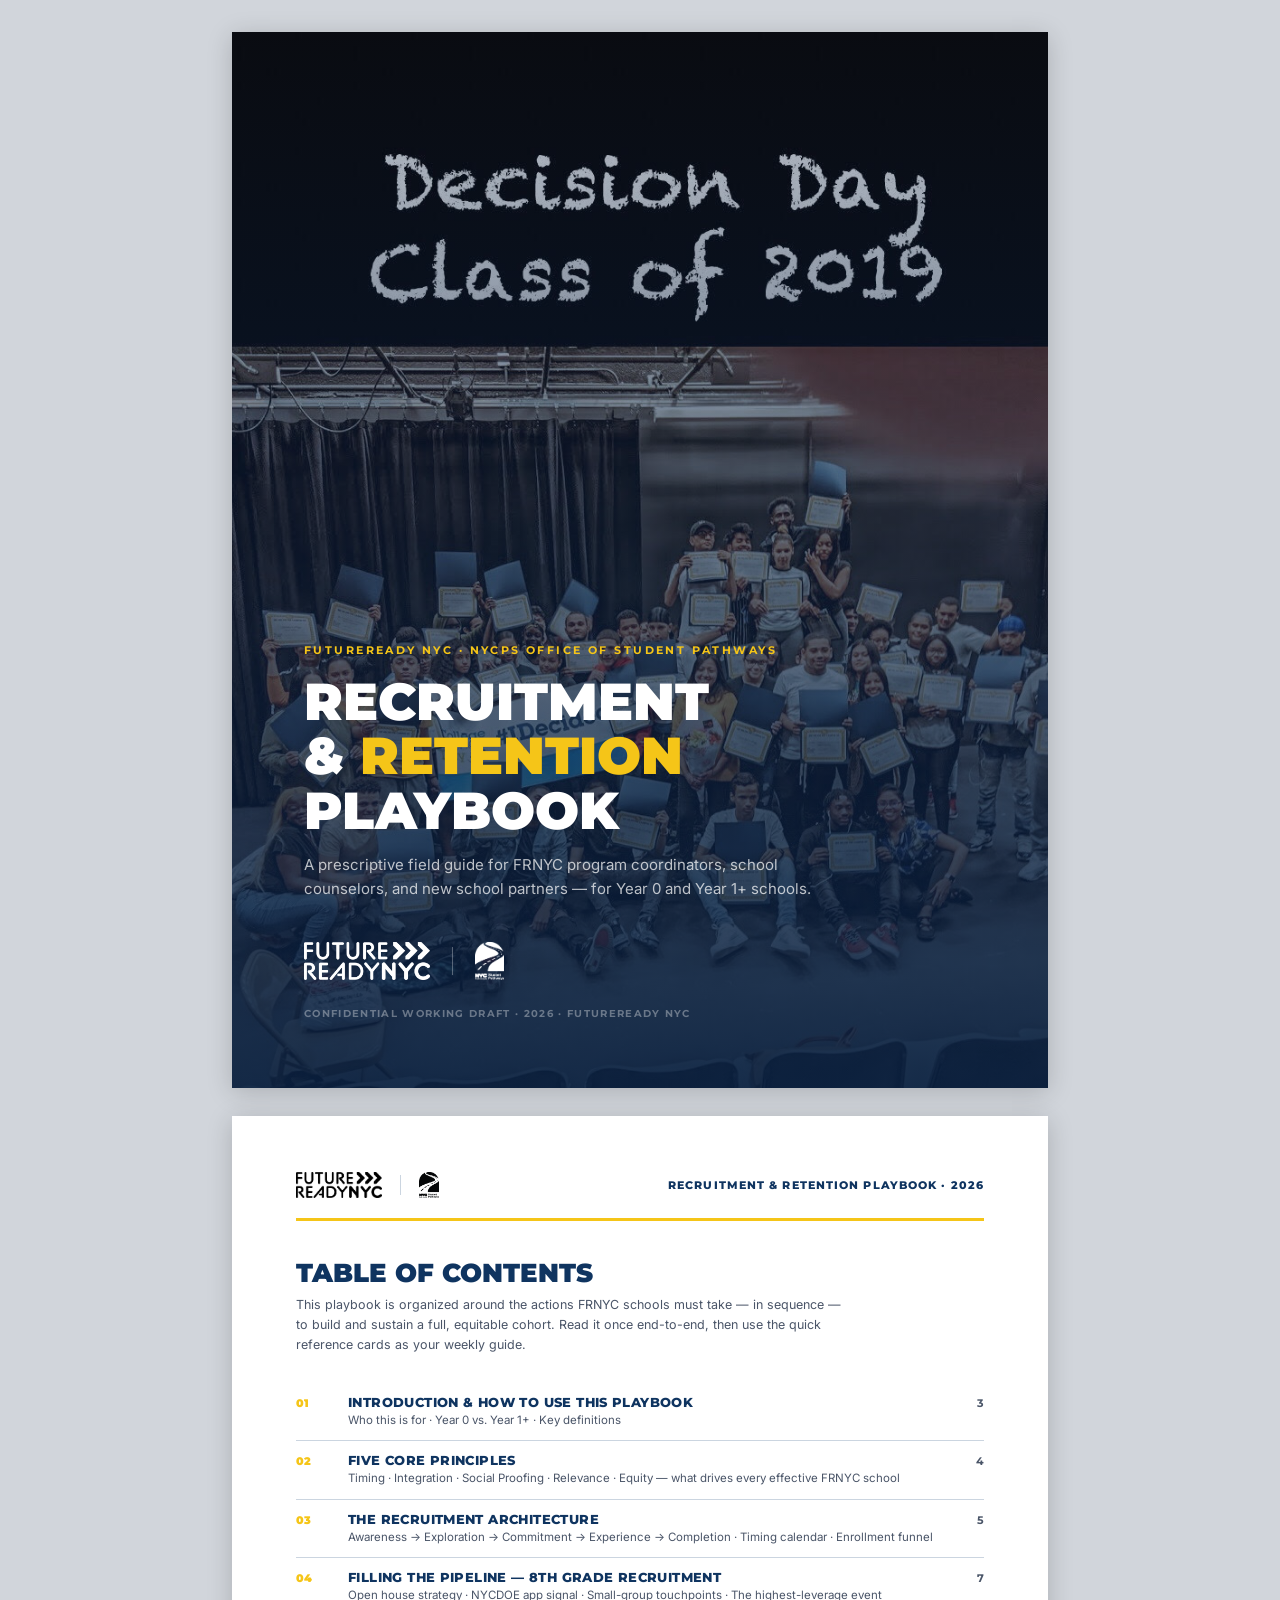
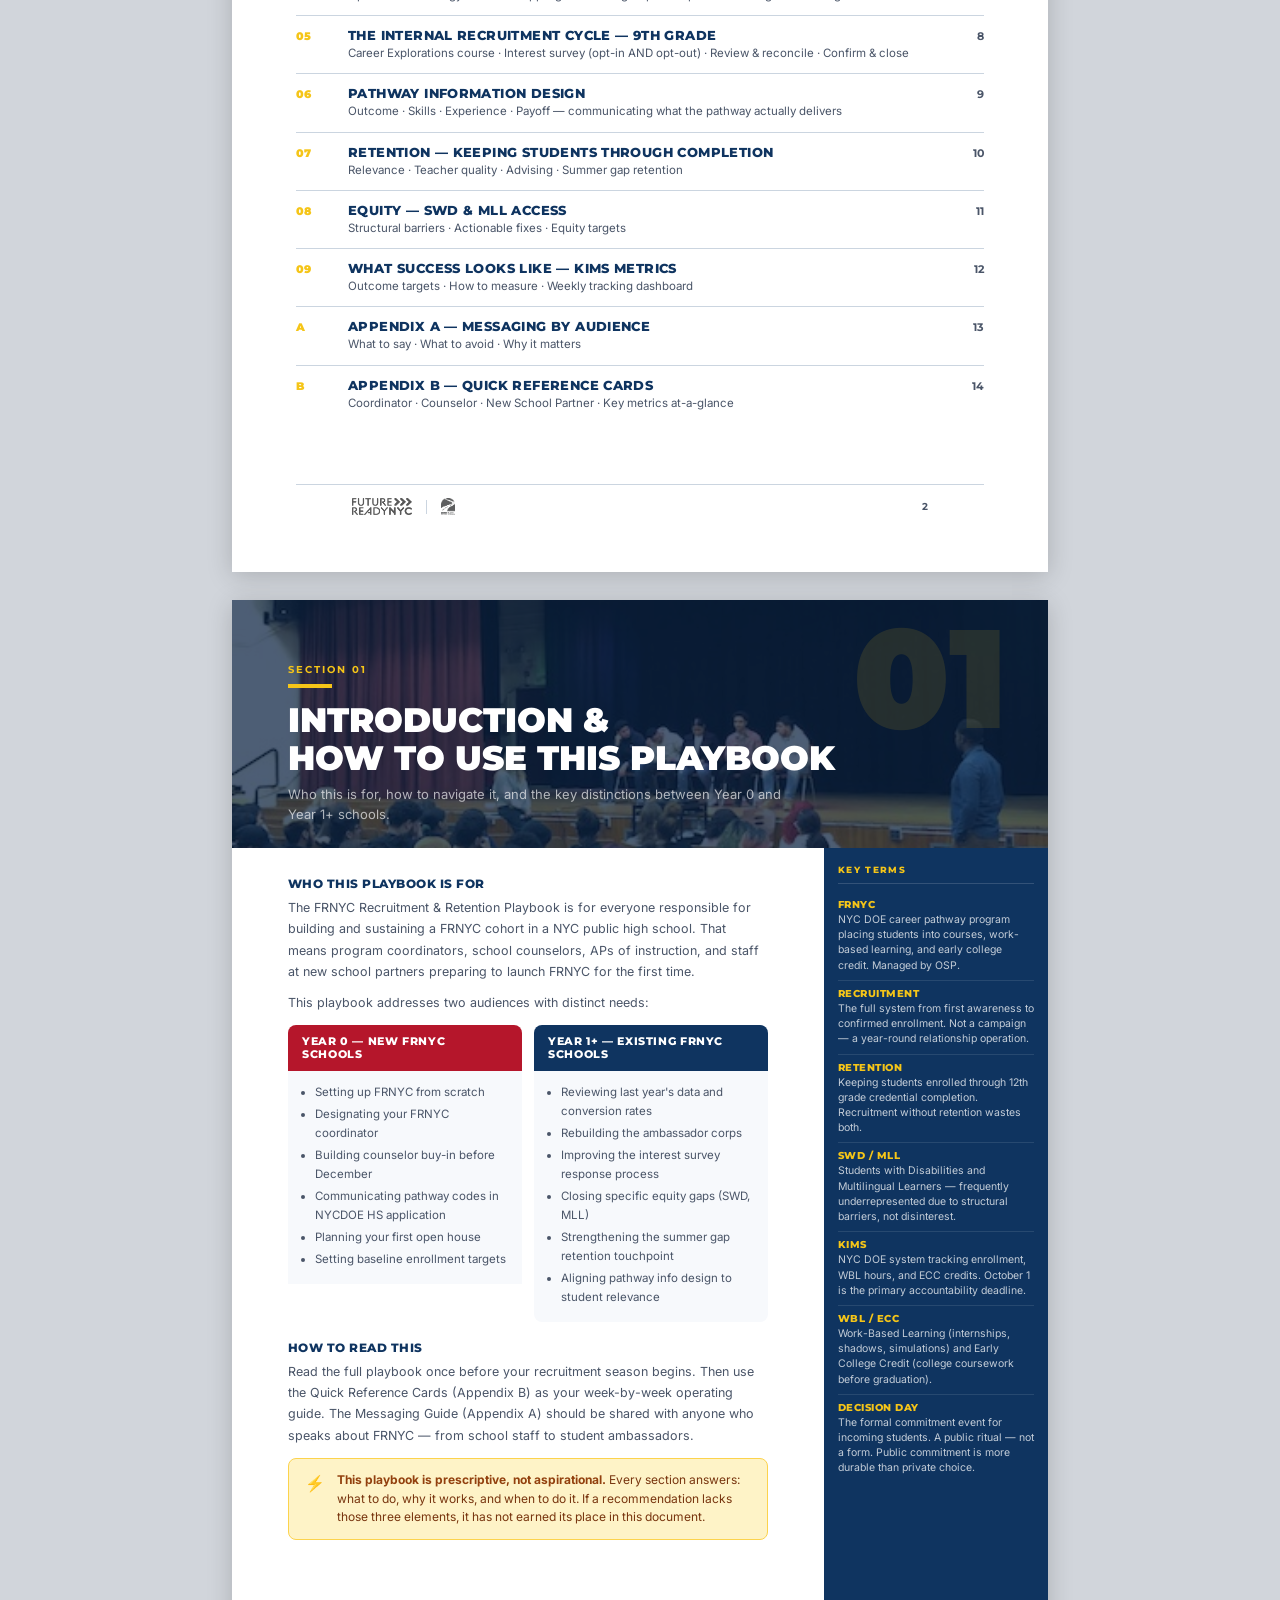
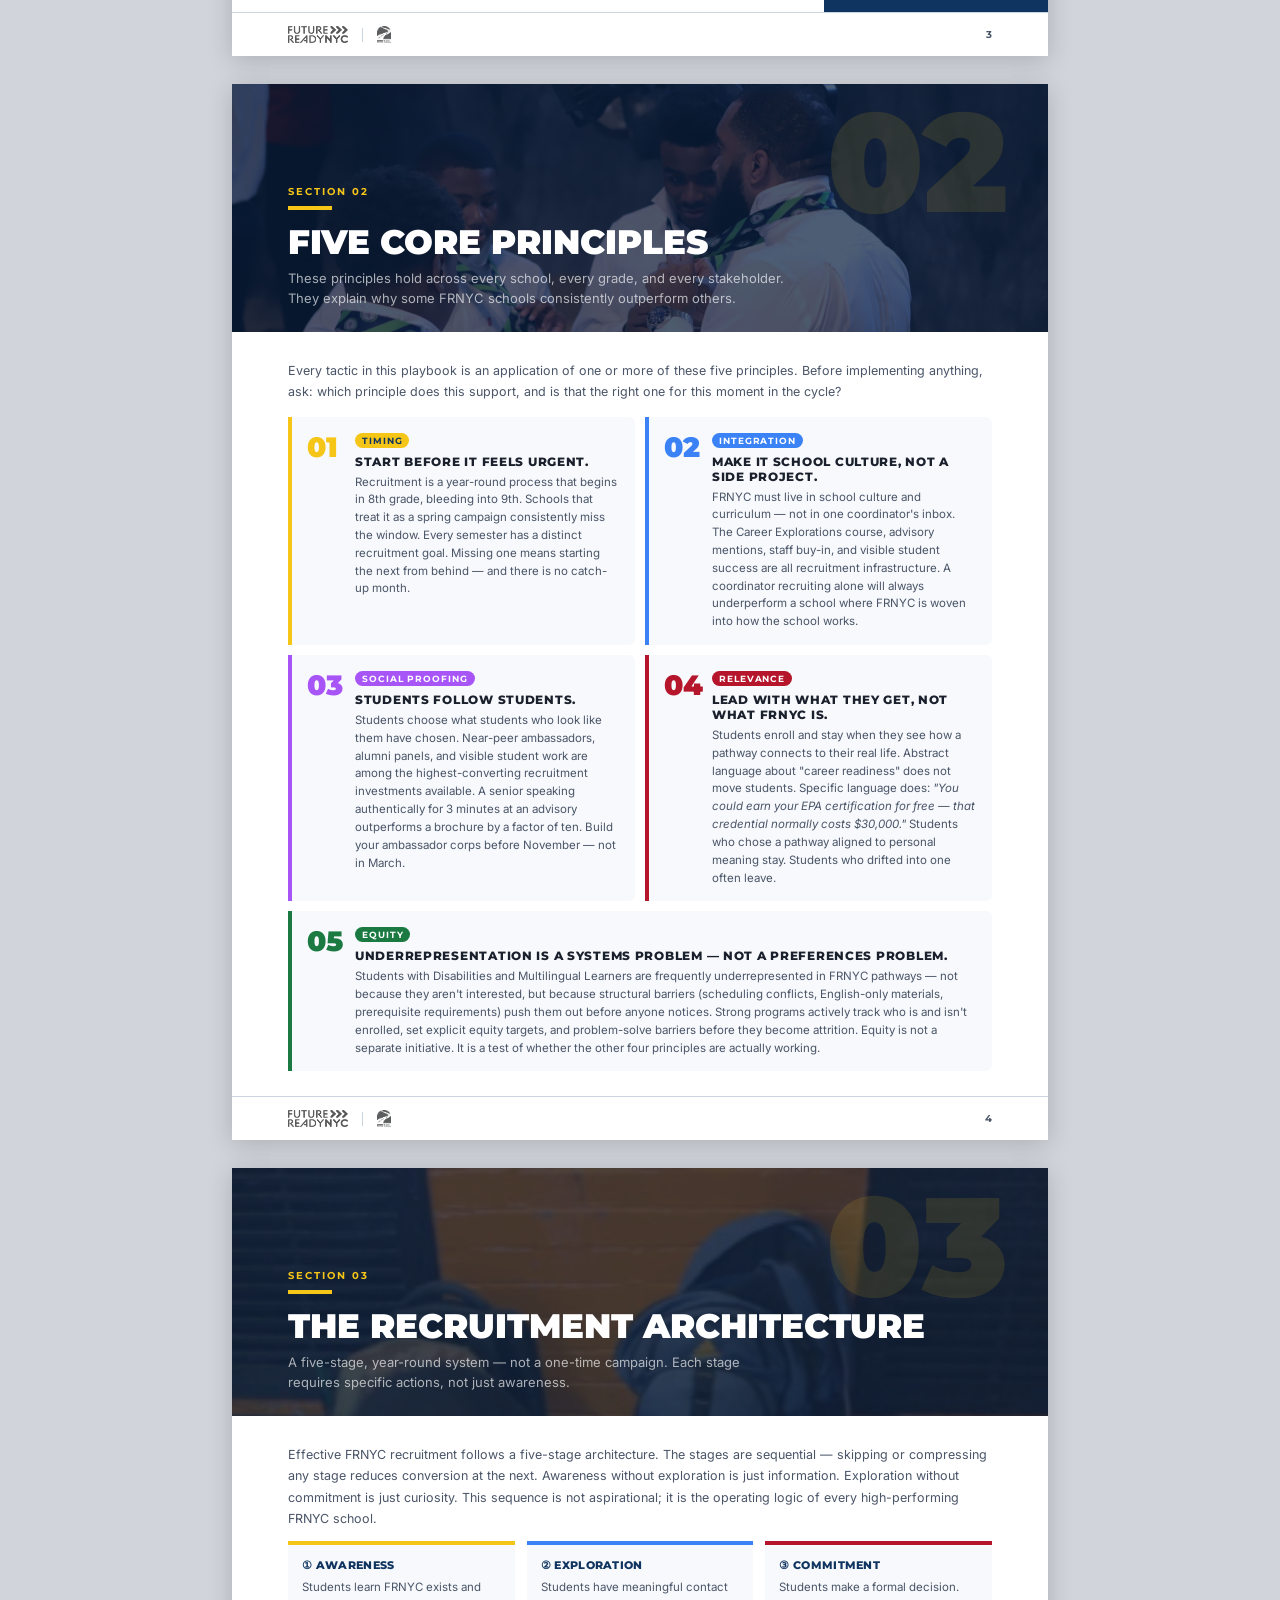
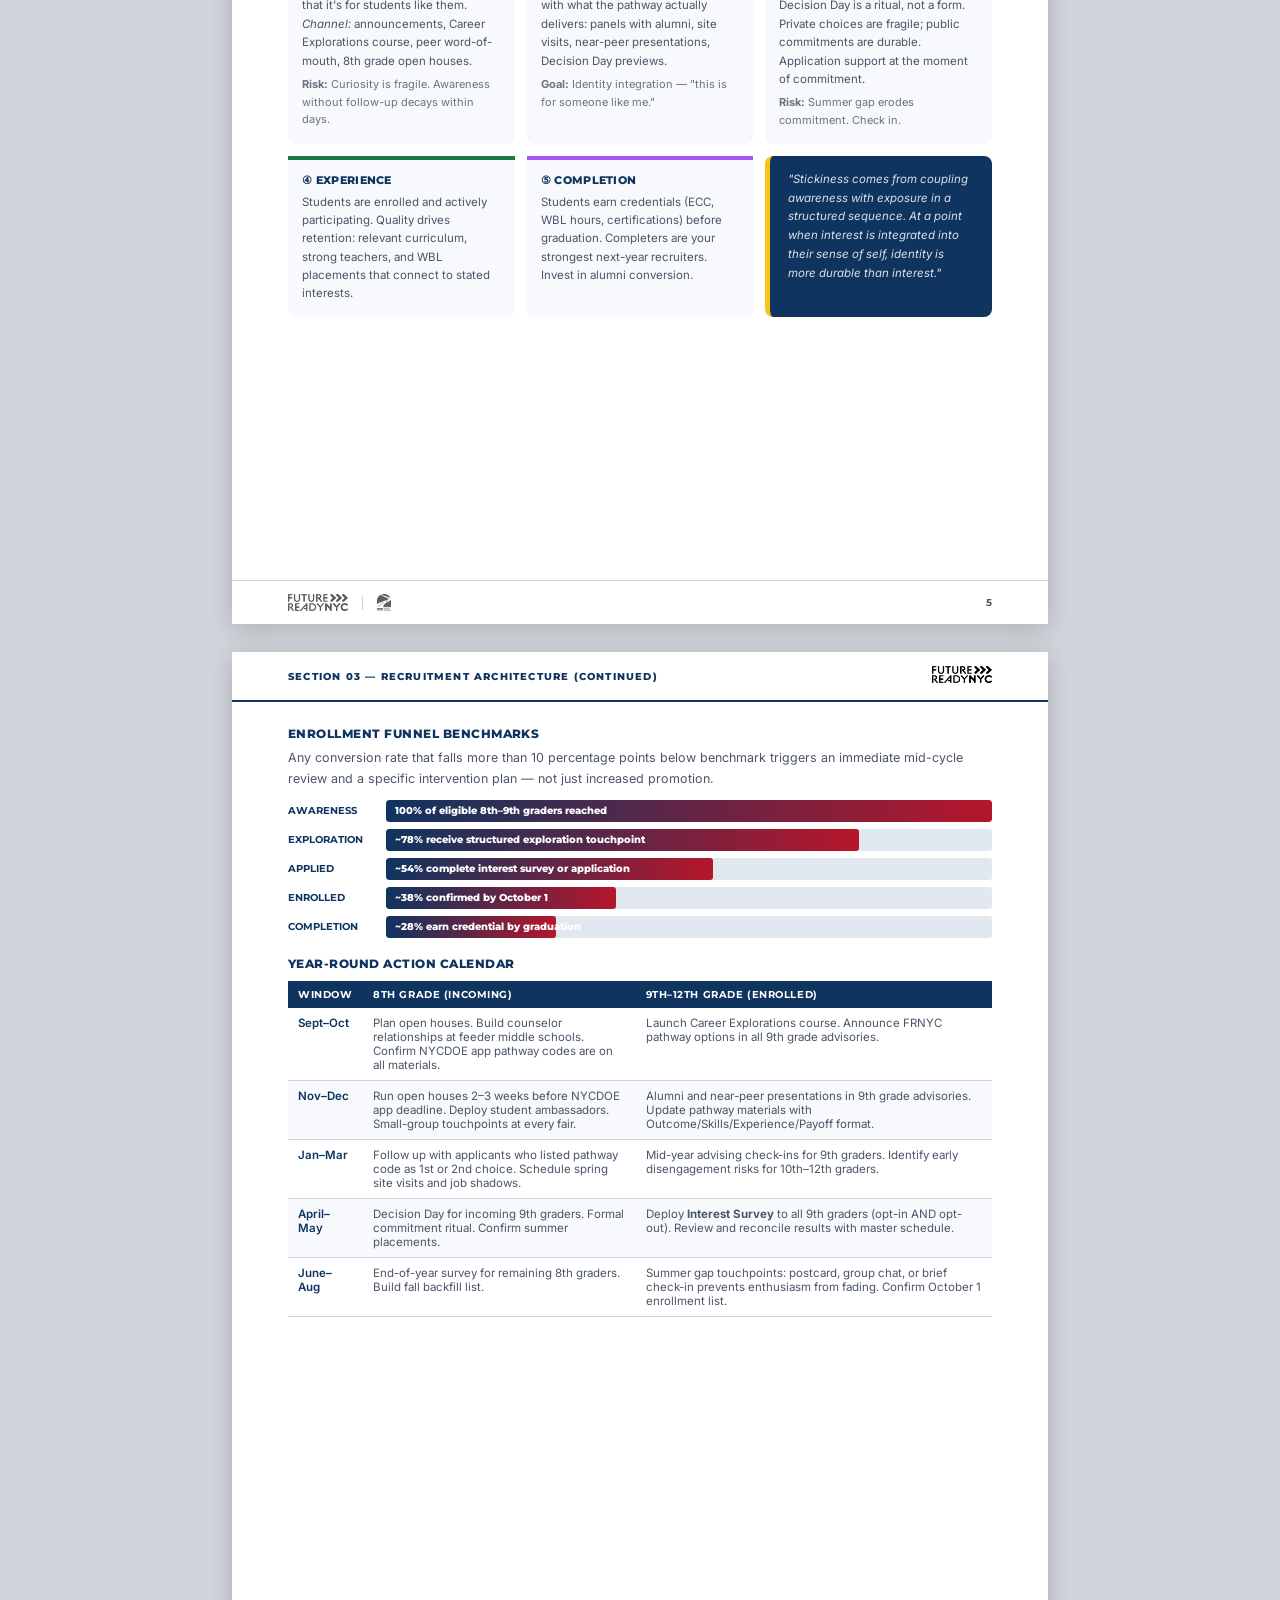
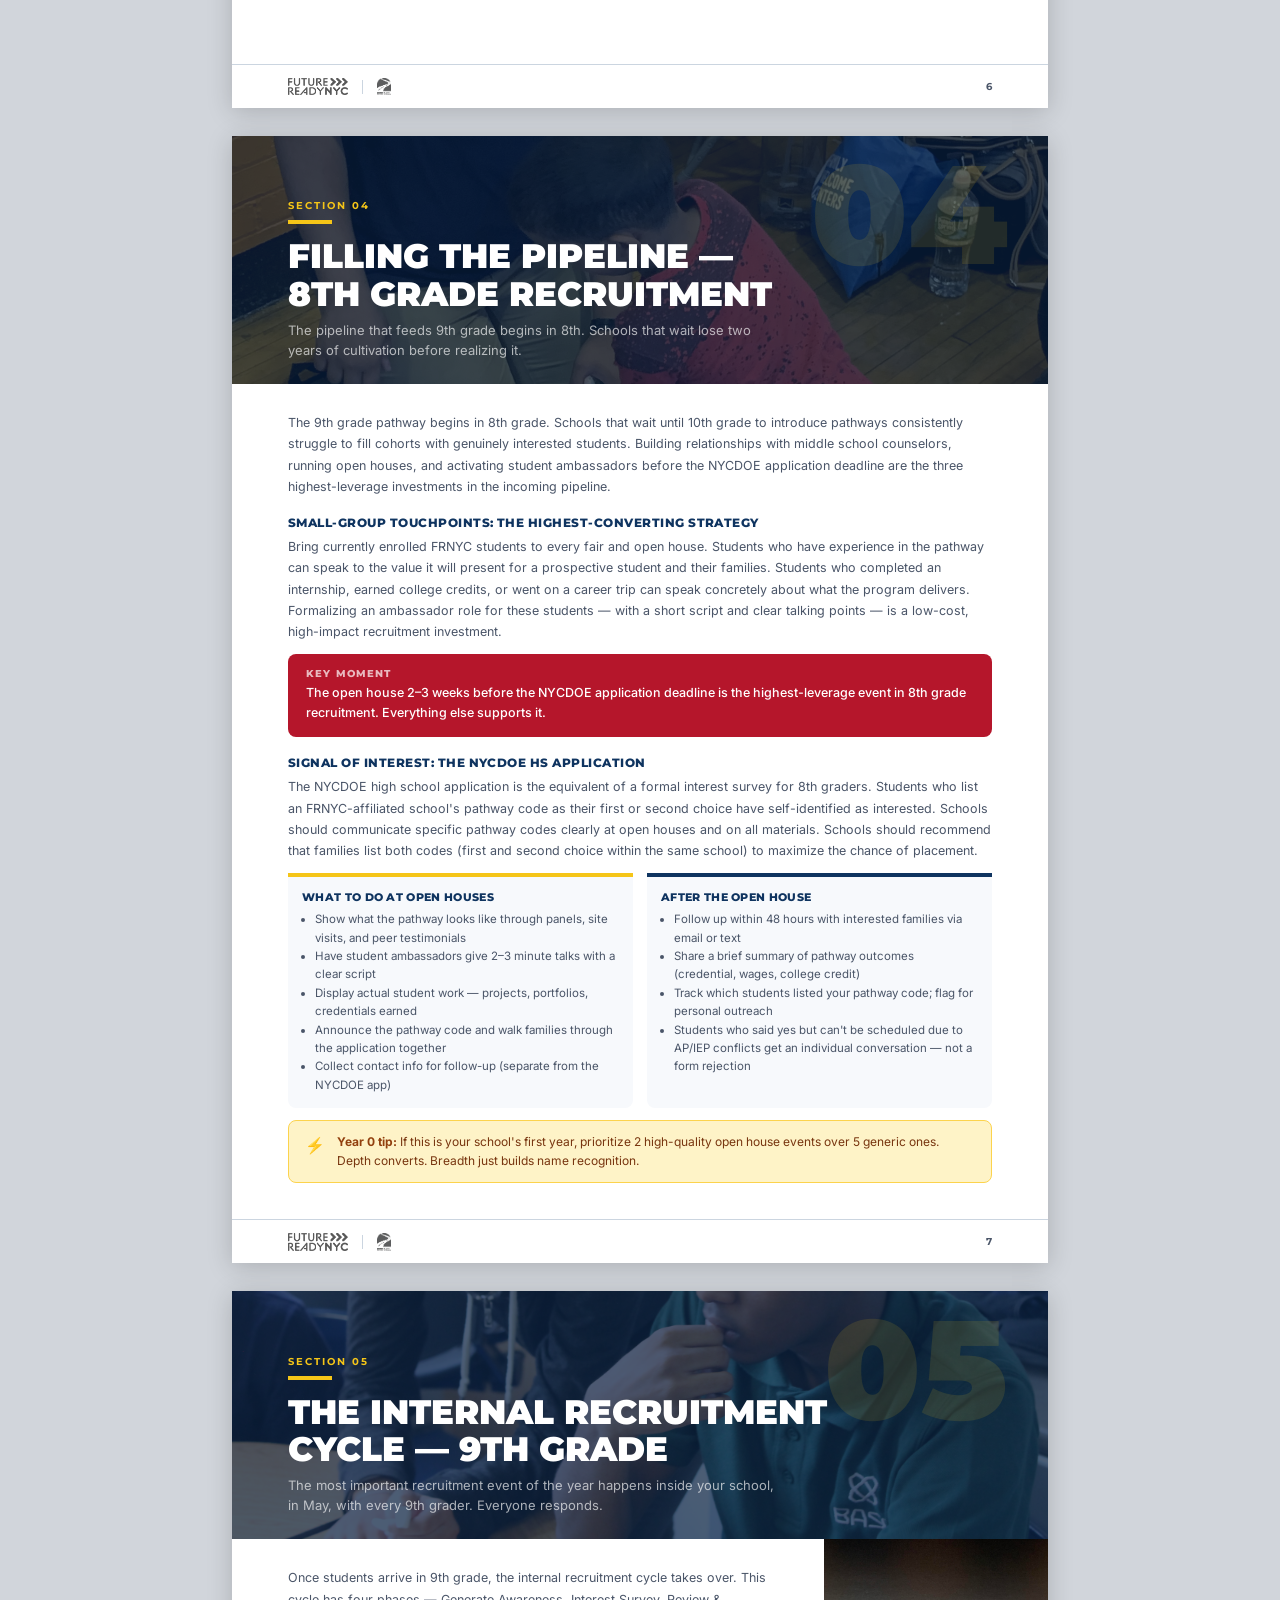
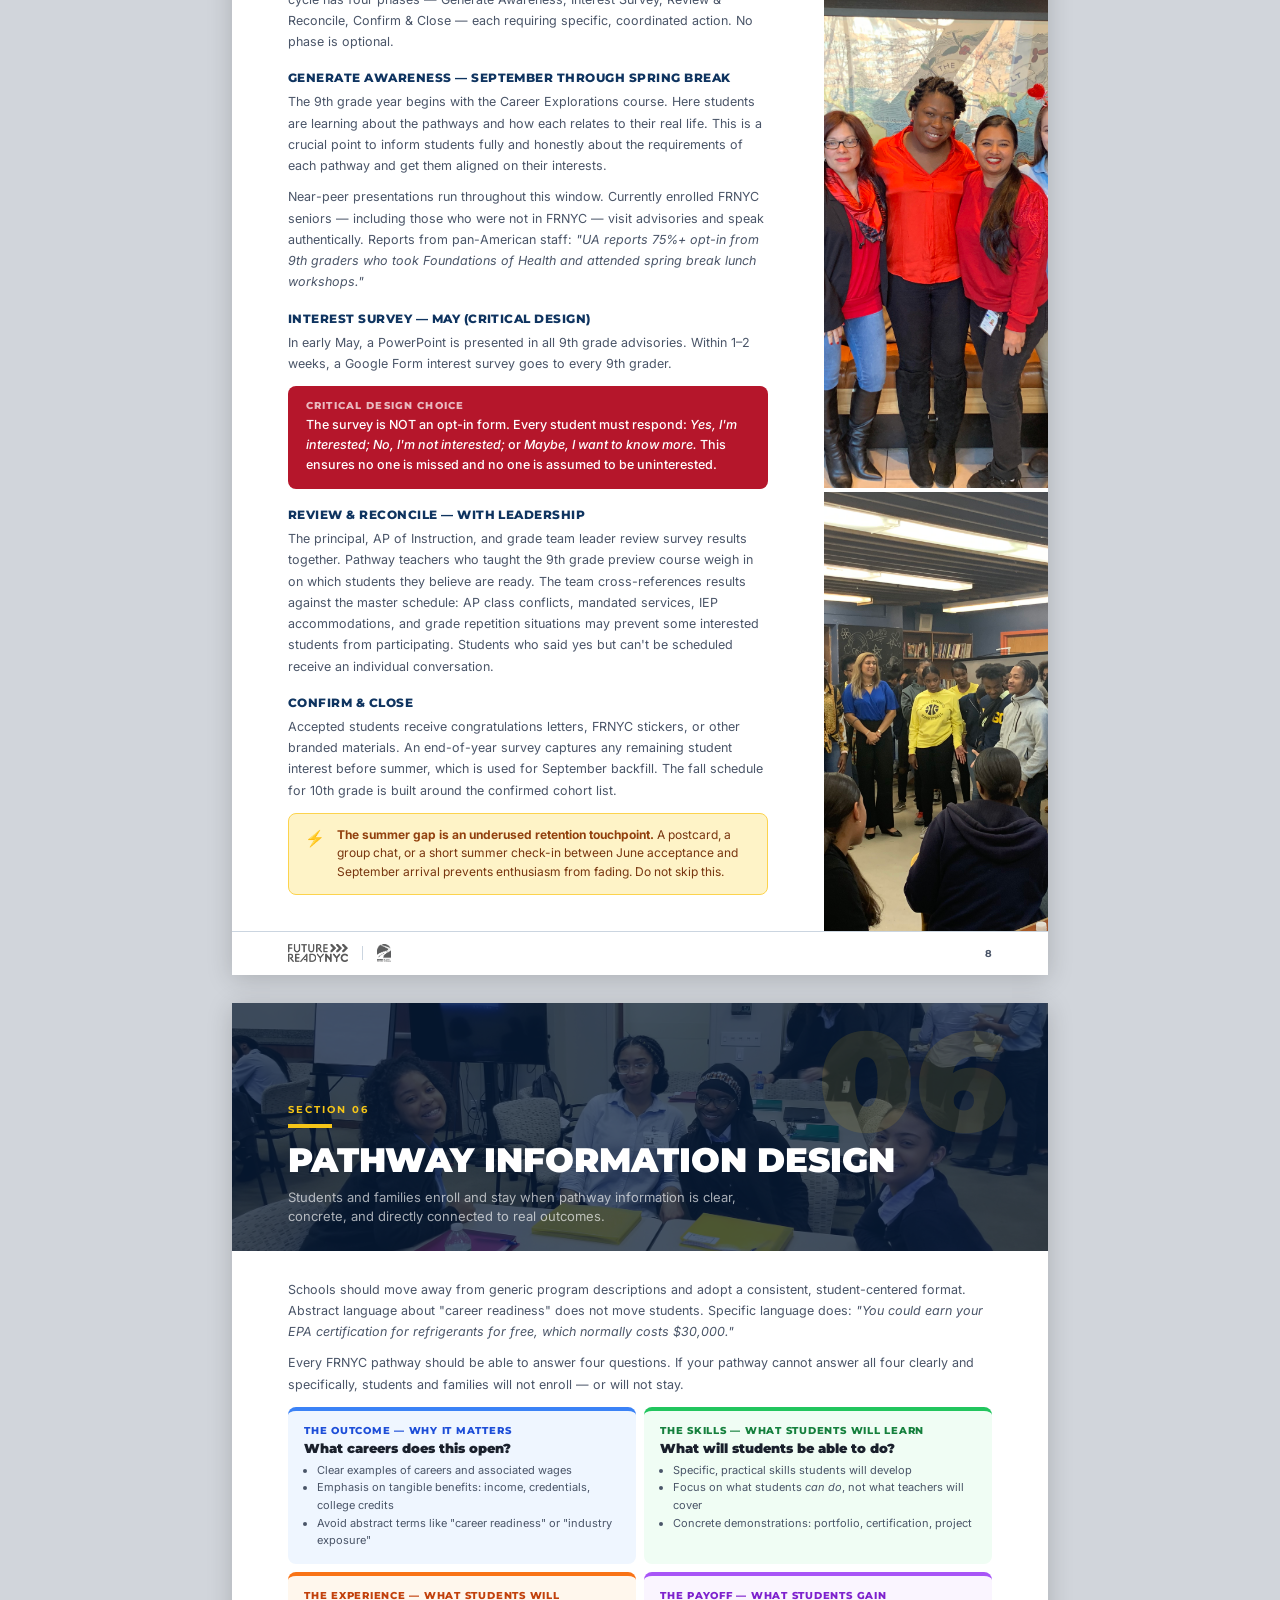
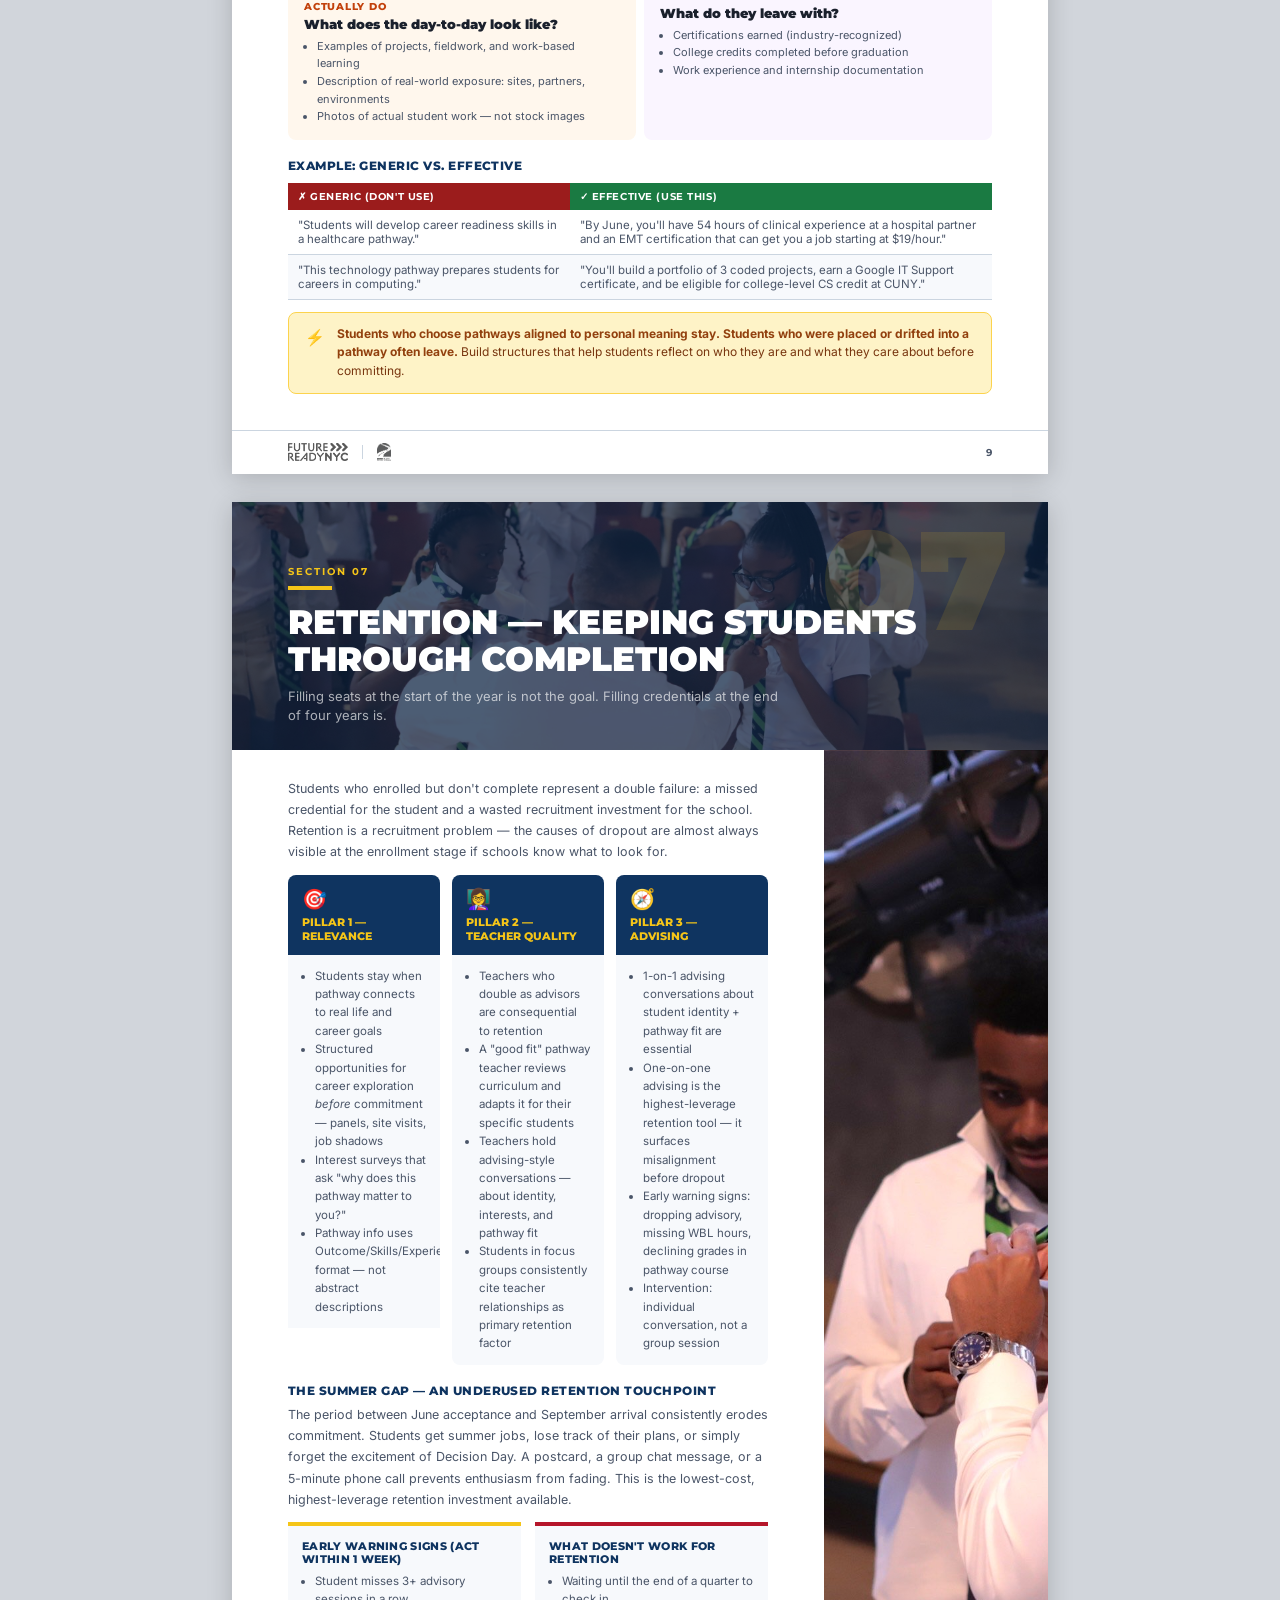
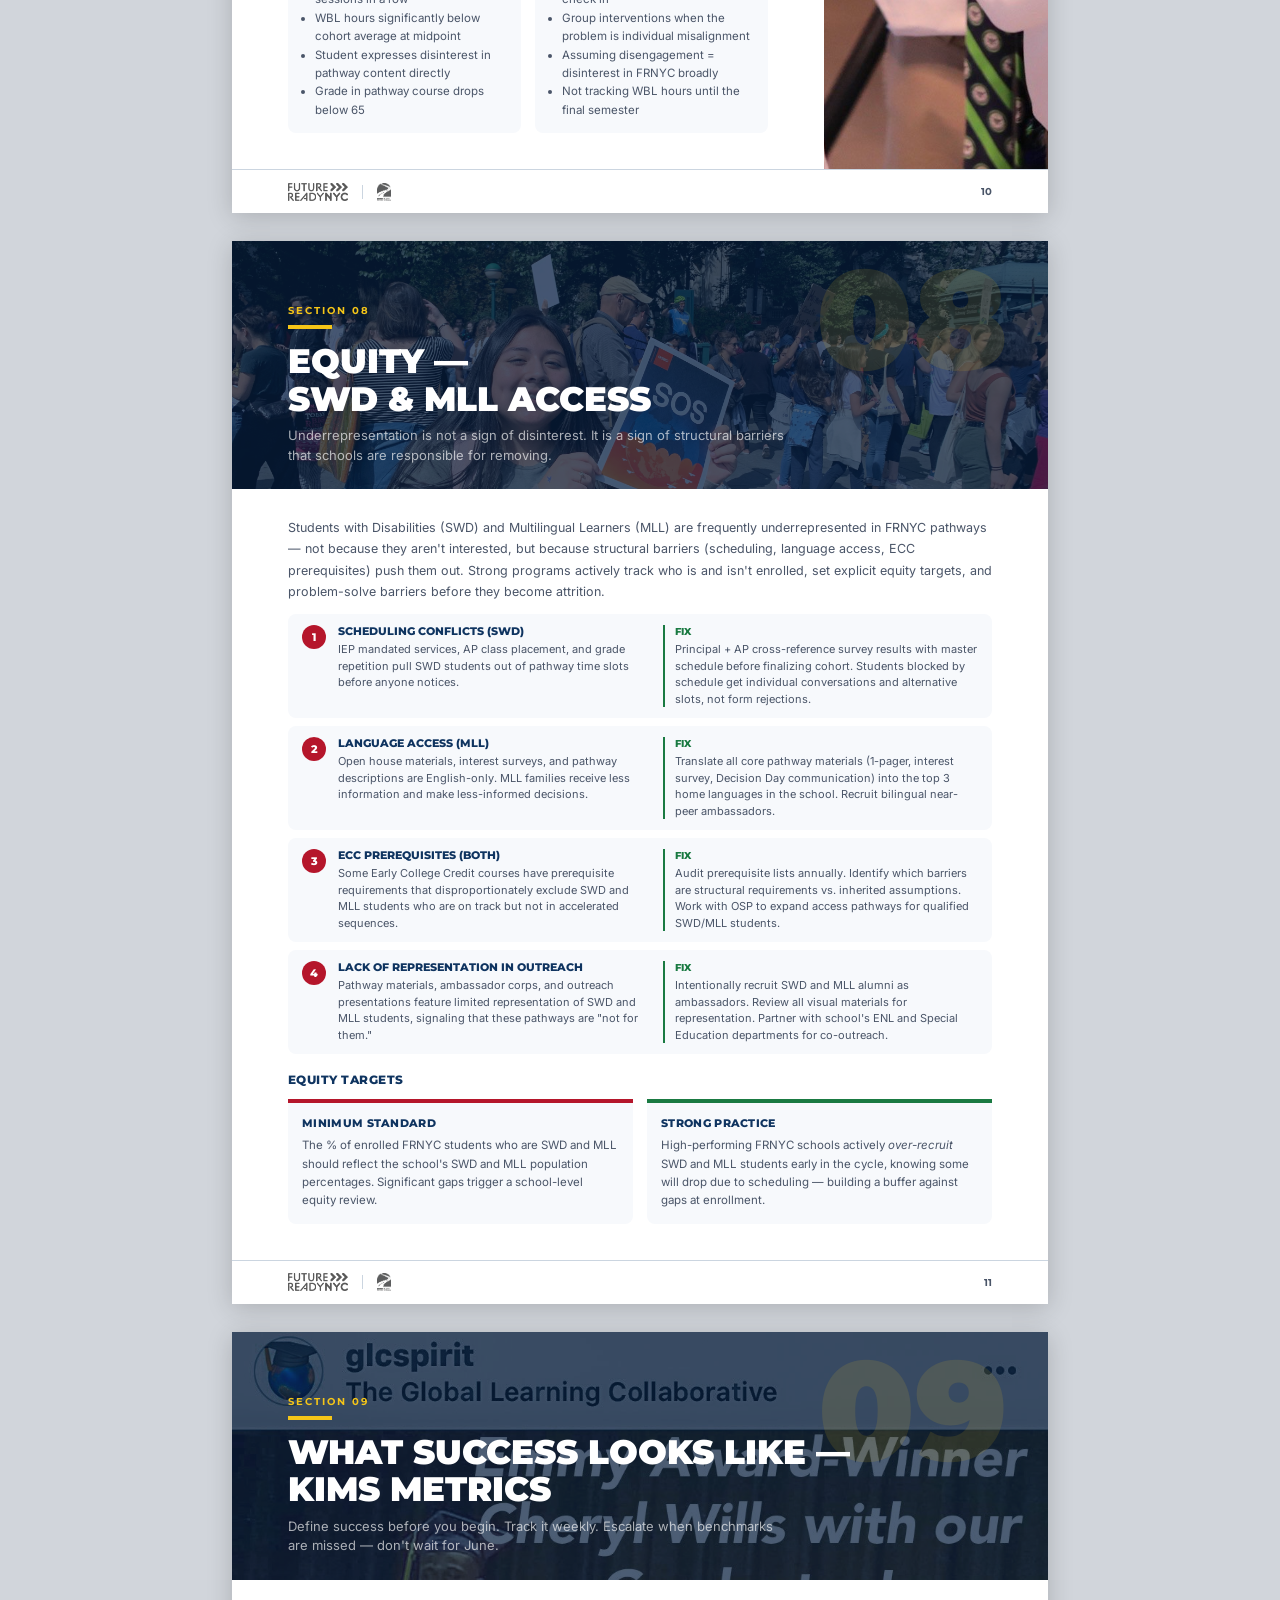
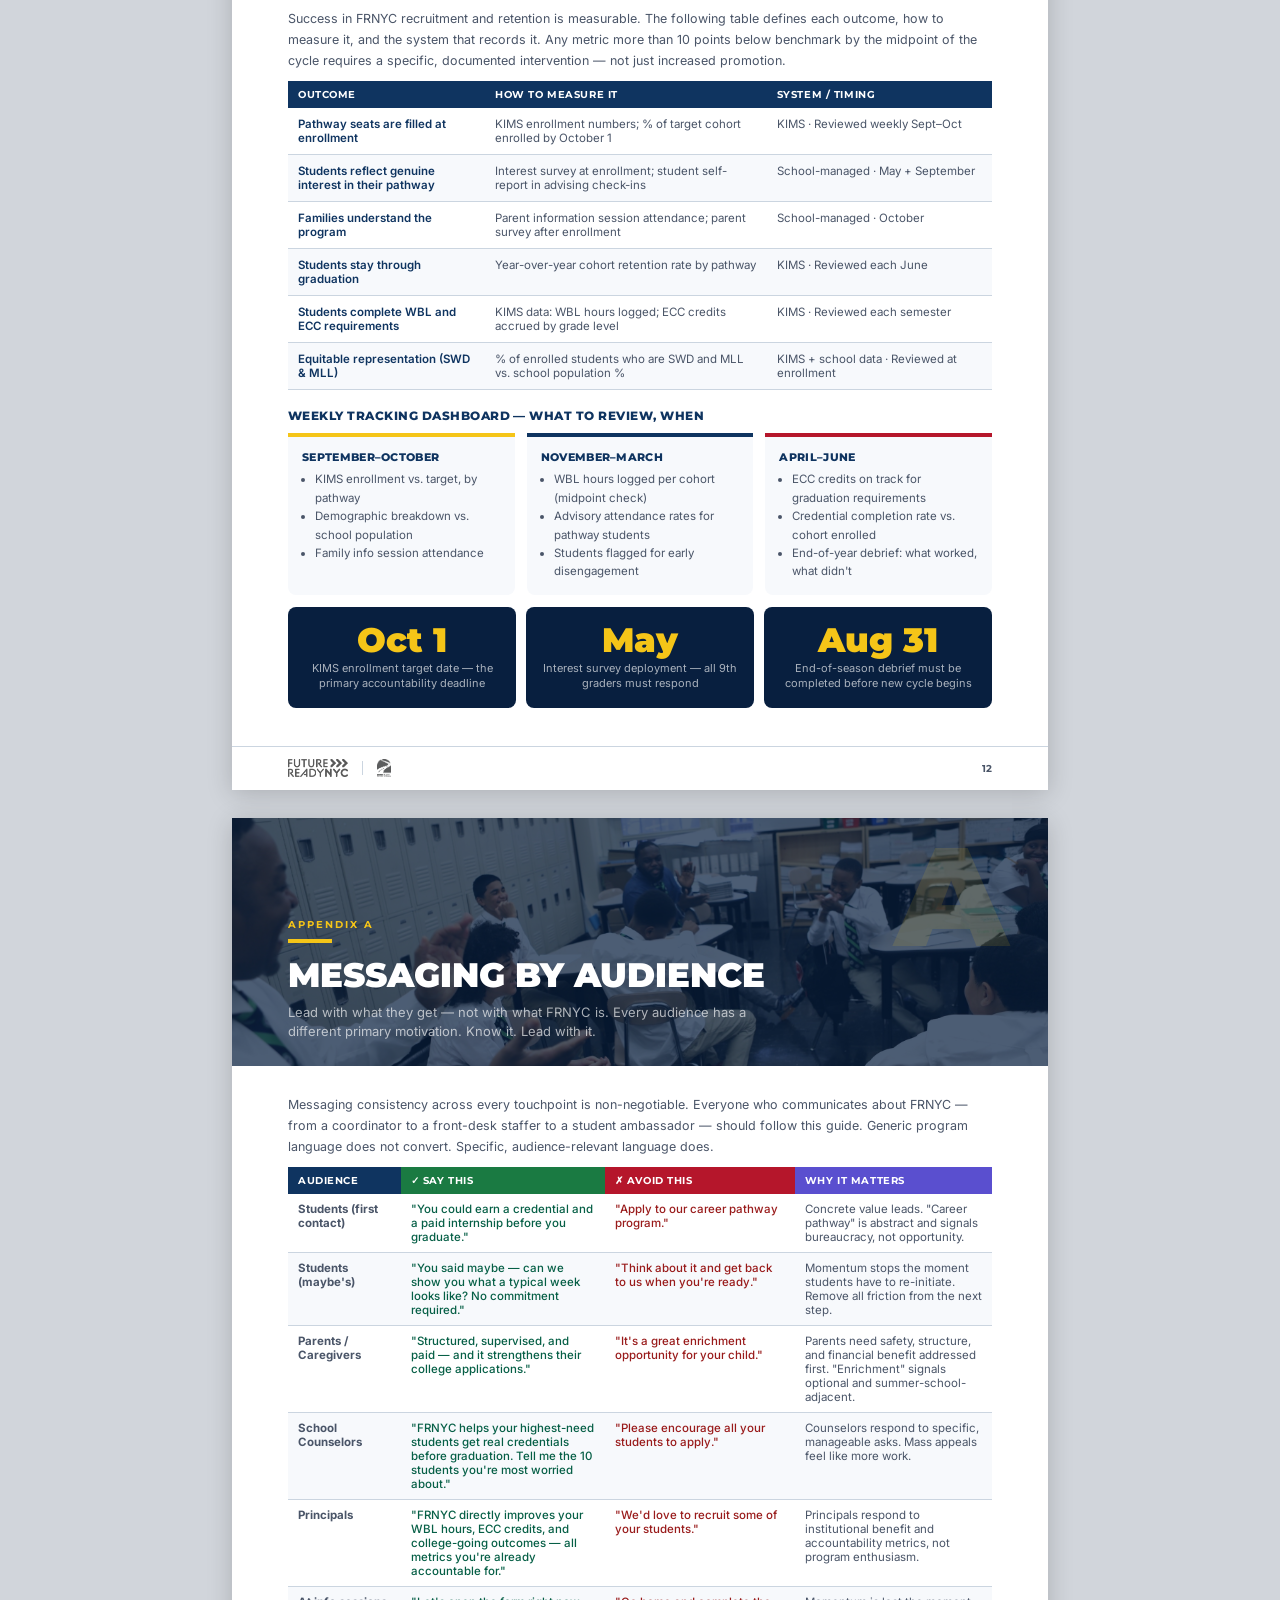
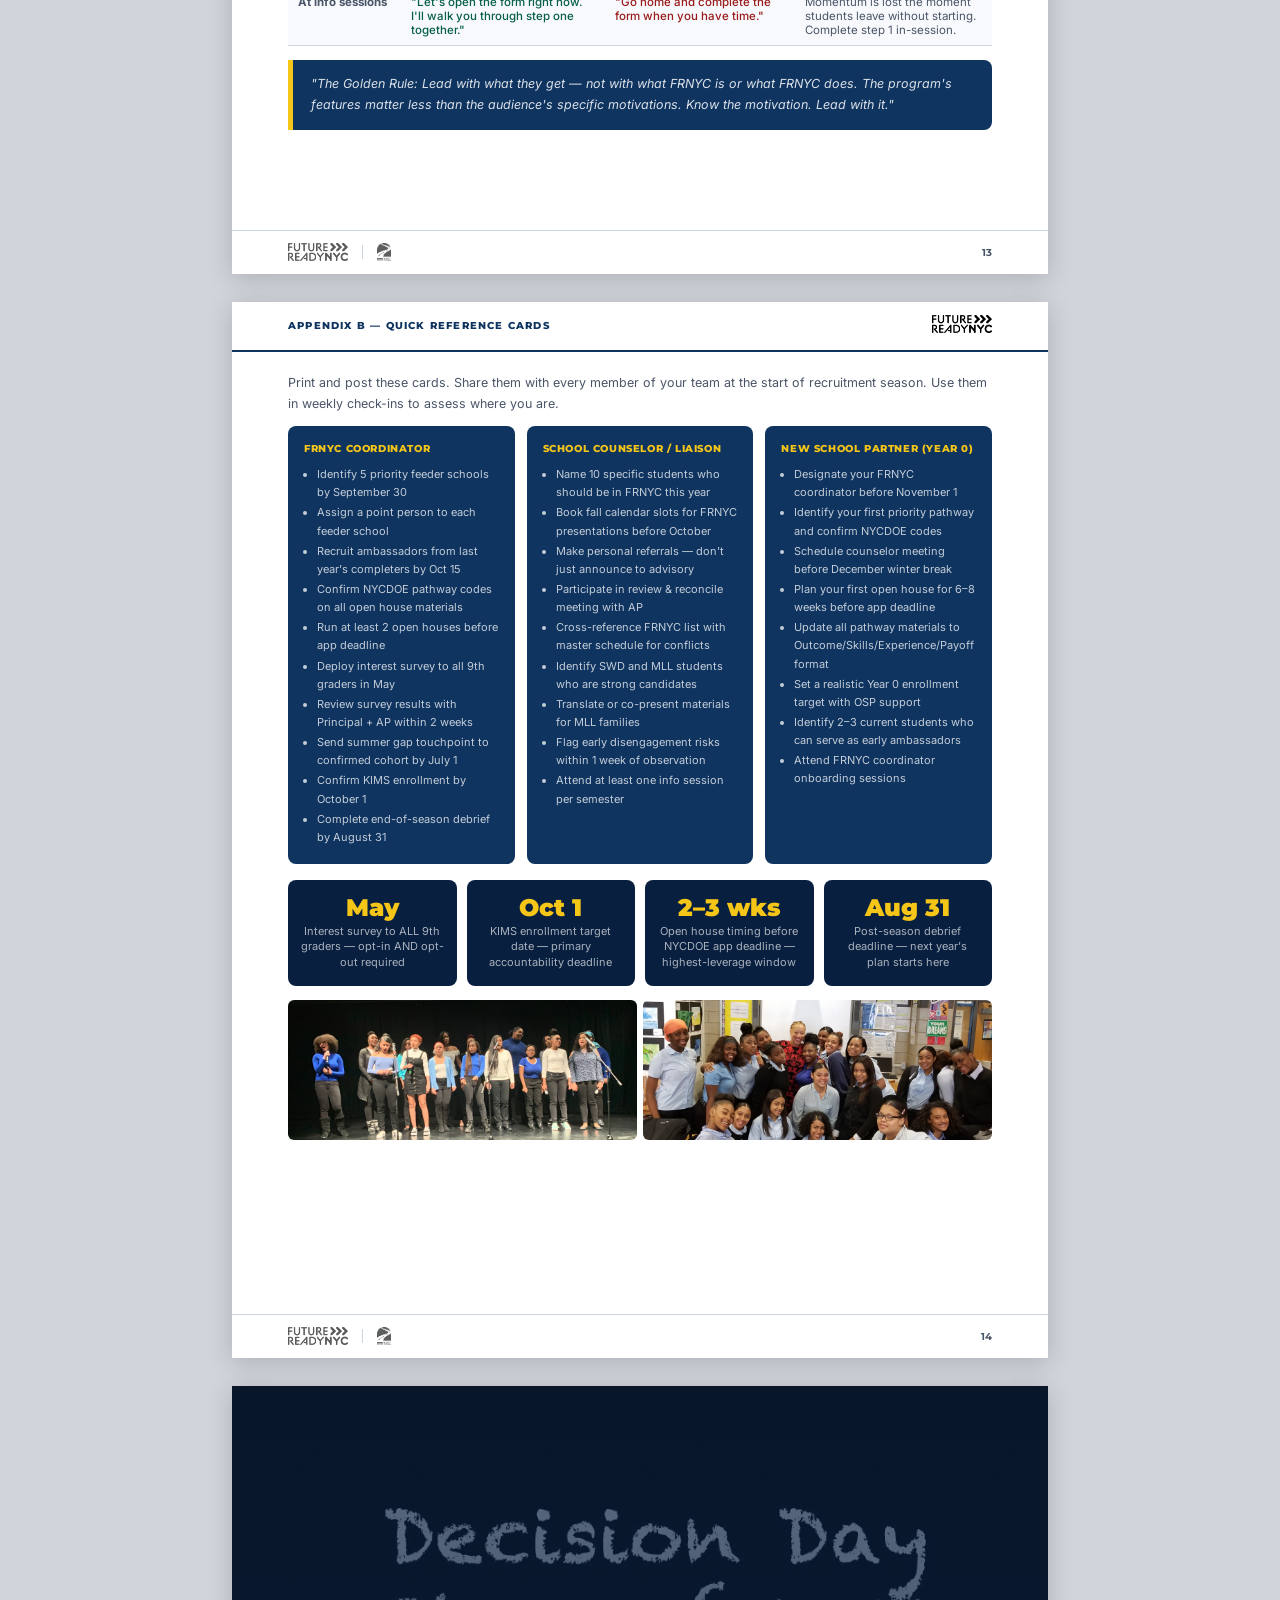
<file: frnyc-pdf-playbook/playbook.html>
<!DOCTYPE html>
<html lang="en">
<head>
<meta charset="UTF-8" />
<meta name="viewport" content="width=device-width, initial-scale=1.0" />
<title>FutureReady NYC — Recruitment &amp; Retention Playbook 2026</title>
<link rel="preconnect" href="https://fonts.googleapis.com" />
<link rel="preconnect" href="https://fonts.gstatic.com" crossorigin />
<link href="https://fonts.googleapis.com/css2?family=Montserrat:wght@400;600;700;800;900&family=Inter:wght@300;400;500;600&display=swap" rel="stylesheet" />
<style>
*, *::before, *::after { box-sizing: border-box; margin: 0; padding: 0; }

:root {
  --navy:      #0F3460;
  --navy-dk:   #081F3F;
  --crimson:   #B5162B;
  --gold:      #F5C518;
  --gold-lt:   #FEF3C7;
  --white:     #FFFFFF;
  --off-white: #F7F9FC;
  --text:      #1A202C;
  --muted:     #4A5568;
  --border:    #CBD5E0;
  --green:     #1a7a42;
  --font-h:    'Montserrat', sans-serif;
  --font-b:    'Inter', sans-serif;
  --pw:        816px;
}

html { font-size: 13.5px; }
body {
  font-family: var(--font-b);
  color: var(--text);
  background: #d1d5db;
  display: flex;
  flex-direction: column;
  align-items: center;
  gap: 0;
  padding: 32px 0 80px;
}

/* ─── PAGE BASE ─── */
.page {
  width: var(--pw);
  min-height: 1056px;
  background: var(--white);
  position: relative;
  overflow: hidden;
  page-break-after: always;
  display: flex;
  flex-direction: column;
  box-shadow: 0 4px 24px rgba(0,0,0,.18);
}
.page + .page { margin-top: 28px; }

/* ─── ACCENT STRIP ─── */
.accent-strip {
  height: 5px;
  background: linear-gradient(90deg, var(--gold) 0%, var(--crimson) 60%, var(--navy) 100%);
  flex-shrink: 0;
}

/* ─── COVER ─── */
.page-cover {
  background: var(--navy-dk);
  min-height: 1056px;
  flex-direction: column;
  justify-content: flex-end;
}
.cover-photo {
  position: absolute;
  inset: 0;
  background-size: cover;
  background-position: center top;
}
.cover-overlay {
  position: absolute;
  inset: 0;
  background: linear-gradient(
    to bottom,
    rgba(8,31,63,.25) 0%,
    rgba(8,31,63,.55) 40%,
    rgba(8,31,63,.92) 100%
  );
}
.cover-body {
  position: relative;
  padding: 0 72px 64px;
  display: flex;
  flex-direction: column;
  gap: 0;
}
.cover-eyebrow {
  font-family: var(--font-h);
  font-size: 11px;
  font-weight: 700;
  letter-spacing: .22em;
  text-transform: uppercase;
  color: var(--gold);
  margin-bottom: 18px;
}
.cover-title {
  font-family: var(--font-h);
  font-size: 52px;
  font-weight: 900;
  line-height: 1.05;
  text-transform: uppercase;
  color: var(--white);
  margin-bottom: 14px;
}
.cover-title em { color: var(--gold); font-style: normal; }
.cover-subtitle {
  font-size: 15px;
  color: rgba(255,255,255,.72);
  line-height: 1.65;
  max-width: 520px;
  margin-bottom: 40px;
}
.cover-logos {
  display: flex;
  align-items: center;
  gap: 22px;
}
.cover-logos img {
  height: 38px;
  object-fit: contain;
  filter: brightness(0) invert(1);
}
.cover-logos .vd { width: 1px; height: 28px; background: rgba(255,255,255,.3); }
.cover-meta {
  font-family: var(--font-h);
  font-size: 9.5px;
  font-weight: 700;
  letter-spacing: .14em;
  text-transform: uppercase;
  color: rgba(255,255,255,.35);
  margin-top: 28px;
}

/* ─── TOC ─── */
.page-toc { padding: 56px 64px 44px; flex-direction: column; }
.toc-brand {
  display: flex;
  align-items: center;
  gap: 18px;
  margin-bottom: 36px;
  padding-bottom: 20px;
  border-bottom: 3px solid var(--gold);
}
.toc-brand img { height: 26px; object-fit: contain; }
.toc-brand .td { width: 1px; height: 20px; background: var(--border); }
.toc-brand .toc-doc-title {
  font-family: var(--font-h);
  font-size: 11px;
  font-weight: 800;
  text-transform: uppercase;
  letter-spacing: .1em;
  color: var(--navy);
}
.toc-h1 {
  font-family: var(--font-h);
  font-size: 26px;
  font-weight: 900;
  text-transform: uppercase;
  color: var(--navy);
  margin-bottom: 6px;
}
.toc-intro { font-size: 12.5px; color: var(--muted); line-height: 1.6; margin-bottom: 28px; max-width: 560px; }
.toc-list { display: flex; flex-direction: column; gap: 0; flex: 1; }
.toc-item {
  display: grid;
  grid-template-columns: 40px 1fr auto;
  gap: 0 12px;
  align-items: start;
  padding: 11px 0;
  border-bottom: 1px solid var(--border);
}
.toc-item:last-child { border-bottom: none; }
.toc-num {
  font-family: var(--font-h);
  font-size: 11px;
  font-weight: 900;
  color: var(--gold);
  padding-top: 2px;
}
.toc-info .toc-title {
  font-family: var(--font-h);
  font-size: 13px;
  font-weight: 800;
  text-transform: uppercase;
  color: var(--navy);
  letter-spacing: .03em;
}
.toc-info .toc-sub {
  font-size: 11.5px;
  color: var(--muted);
  line-height: 1.5;
  margin-top: 2px;
}
.toc-pg {
  font-family: var(--font-h);
  font-size: 10.5px;
  font-weight: 700;
  color: var(--muted);
  padding-top: 3px;
}

/* ─── SECTION OPENER (integrated top strip) ─── */
.section-opener {
  height: 248px;
  position: relative;
  background: var(--navy-dk);
  overflow: hidden;
  display: flex;
  flex-direction: column;
  justify-content: flex-end;
  padding: 0 56px 24px;
  flex-shrink: 0;
}
.so-photo {
  position: absolute;
  inset: 0;
  background-size: cover;
  background-position: center;
  opacity: .28;
}
.so-photo.pos-top { background-position: center top; }
.so-photo.pos-bottom { background-position: center bottom; }
.so-bg-num {
  position: absolute;
  top: 8px;
  right: 40px;
  font-family: var(--font-h);
  font-size: 140px;
  font-weight: 900;
  line-height: 1;
  color: rgba(245,197,24,.12);
  user-select: none;
}
.so-eyebrow {
  font-family: var(--font-h);
  font-size: 10px;
  font-weight: 700;
  letter-spacing: .2em;
  text-transform: uppercase;
  color: var(--gold);
  margin-bottom: 8px;
  position: relative;
}
.so-rule { width: 44px; height: 4px; background: var(--gold); margin-bottom: 14px; position: relative; }
.so-title {
  font-family: var(--font-h);
  font-size: 34px;
  font-weight: 900;
  text-transform: uppercase;
  color: var(--white);
  line-height: 1.1;
  position: relative;
}
.so-desc {
  font-size: 13px;
  color: rgba(255,255,255,.65);
  line-height: 1.5;
  margin-top: 8px;
  max-width: 500px;
  position: relative;
}

/* ─── RUNNING HEADER (continuation pages) ─── */
.running-head {
  height: 50px;
  display: flex;
  align-items: center;
  justify-content: space-between;
  padding: 0 56px;
  border-bottom: 2px solid var(--navy);
  flex-shrink: 0;
}
.rh-section {
  font-family: var(--font-h);
  font-size: 10px;
  font-weight: 800;
  text-transform: uppercase;
  letter-spacing: .12em;
  color: var(--navy);
}
.rh-logo img { height: 18px; object-fit: contain; }

/* ─── PAGE BODY ─── */
.page-body {
  flex: 1;
  display: flex;
  overflow: hidden;
}
.body-main {
  flex: 1;
  padding: 28px 56px 24px;
  overflow: hidden;
}
.body-aside {
  width: 224px;
  flex-shrink: 0;
  display: flex;
  flex-direction: column;
  gap: 0;
}
.aside-photo {
  flex: 1;
  background-size: cover;
  background-position: center;
  min-height: 160px;
}
.aside-photo + .aside-photo { margin-top: 4px; }

/* ─── PAGE FOOTER ─── */
.page-footer {
  height: 44px;
  border-top: 1px solid var(--border);
  display: flex;
  align-items: center;
  padding: 0 56px;
  gap: 14px;
  flex-shrink: 0;
}
.page-footer img { height: 18px; object-fit: contain; opacity: .65; }
.page-footer .pf-div { width: 1px; height: 14px; background: var(--border); }
.page-footer .pf-pn {
  font-family: var(--font-h);
  font-size: 9.5px;
  font-weight: 700;
  color: var(--muted);
  margin-left: auto;
}

/* ─── TYPOGRAPHY ─── */
h2.ch { font-family: var(--font-h); font-size: 20px; font-weight: 900; text-transform: uppercase; color: var(--navy); margin-bottom: 4px; }
h3.sh { font-family: var(--font-h); font-size: 12px; font-weight: 800; text-transform: uppercase; color: var(--navy); letter-spacing: .04em; margin: 18px 0 6px; }
h3.sh:first-child { margin-top: 0; }
.gold-rule { width: 44px; height: 4px; background: var(--gold); margin-bottom: 14px; }
p.body { font-size: 12.5px; color: var(--muted); line-height: 1.7; margin-bottom: 10px; }
p.body:last-child { margin-bottom: 0; }
ul.body-list { font-size: 12px; color: var(--muted); line-height: 1.65; padding-left: 16px; margin-bottom: 10px; }
ul.body-list li { margin-bottom: 3px; }

/* ─── COMPONENTS ─── */

/* Callout */
.callout {
  background: var(--navy);
  border-left: 5px solid var(--gold);
  border-radius: 0 8px 8px 0;
  padding: 14px 18px;
  margin: 14px 0;
}
.callout p { font-size: 12.5px; color: rgba(255,255,255,.85); line-height: 1.65; font-style: italic; }
.callout .attr { font-family: var(--font-h); font-size: 9.5px; font-weight: 700; text-transform: uppercase; letter-spacing: .1em; color: var(--gold); margin-top: 8px; }

/* Tip / Lightning */
.tip {
  display: flex;
  gap: 12px;
  background: var(--gold-lt);
  border: 1.5px solid #fcd34d;
  border-radius: 8px;
  padding: 12px 16px;
  margin: 12px 0;
}
.tip-icon { font-size: 16px; flex-shrink: 0; line-height: 1.5; }
.tip p { font-size: 12px; color: #78350f; line-height: 1.55; }
.tip strong { color: #92400e; }

/* Key Moment */
.key-moment {
  background: var(--crimson);
  border-radius: 8px;
  padding: 14px 18px;
  margin: 12px 0;
}
.key-moment .km-label { font-family: var(--font-h); font-size: 9.5px; font-weight: 800; text-transform: uppercase; letter-spacing: .12em; color: rgba(255,255,255,.7); margin-bottom: 4px; }
.key-moment p { font-size: 12.5px; color: var(--white); line-height: 1.6; font-weight: 500; }

/* Cards */
.cards-2 { display: grid; grid-template-columns: 1fr 1fr; gap: 14px; margin: 12px 0; }
.cards-3 { display: grid; grid-template-columns: 1fr 1fr 1fr; gap: 12px; margin: 12px 0; }
.card {
  background: var(--off-white);
  border-top: 4px solid var(--navy);
  border-radius: 0 0 8px 8px;
  padding: 14px;
}
.card.gold { border-top-color: var(--gold); }
.card.crimson { border-top-color: var(--crimson); }
.card.green { border-top-color: var(--green); }
.card h4 { font-family: var(--font-h); font-size: 10.5px; font-weight: 800; text-transform: uppercase; color: var(--navy); margin-bottom: 6px; letter-spacing: .03em; }
.card p, .card li { font-size: 11.5px; color: var(--muted); line-height: 1.6; }
.card ul { padding-left: 13px; }

/* Stats */
.stats-row { display: flex; gap: 10px; margin: 14px 0; }
.stat-box {
  flex: 1;
  background: var(--navy-dk);
  border-radius: 8px;
  padding: 16px 12px;
  text-align: center;
}
.stat-box .sn { font-family: var(--font-h); font-size: 34px; font-weight: 900; color: var(--gold); line-height: 1; margin-bottom: 4px; }
.stat-box .sn span { color: var(--crimson); }
.stat-box .sl { font-size: 11px; color: rgba(255,255,255,.65); line-height: 1.4; }

/* Tables */
.data-table { width: 100%; border-collapse: collapse; font-size: 11.5px; margin: 10px 0; }
.data-table th { background: var(--navy); color: var(--white); font-family: var(--font-h); font-size: 9.5px; font-weight: 700; text-transform: uppercase; letter-spacing: .06em; padding: 8px 10px; text-align: left; }
.data-table td { padding: 8px 10px; border-bottom: 1px solid var(--border); color: var(--muted); vertical-align: top; }
.data-table tr:nth-child(even) td { background: var(--off-white); }
.data-table .cell-bold { font-weight: 600; color: var(--navy); }
.data-table .tag-y { display: inline-block; background: #d1fae5; color: #065f46; font-size: 9px; font-weight: 800; padding: 2px 6px; border-radius: 20px; text-transform: uppercase; }
.data-table .tag-n { display: inline-block; background: #fee2e2; color: #991b1b; font-size: 9px; font-weight: 800; padding: 2px 6px; border-radius: 20px; text-transform: uppercase; }

/* Challenge table (two-color header) */
.ch-table { width: 100%; border-collapse: collapse; font-size: 11.5px; margin: 10px 0; }
.ch-table th { font-family: var(--font-h); font-size: 9.5px; font-weight: 700; text-transform: uppercase; letter-spacing: .06em; padding: 8px 10px; text-align: left; }
.ch-table .th-problem { background: var(--crimson); color: var(--white); }
.ch-table .th-fix { background: var(--green); color: var(--white); }
.ch-table .th-label { background: var(--navy); color: var(--white); }
.ch-table td { padding: 8px 10px; border-bottom: 1px solid var(--border); color: var(--muted); vertical-align: top; }
.ch-table tr:nth-child(even) td { background: var(--off-white); }
.ch-table .fix-text { color: #1a5c35; font-weight: 500; }

/* Messaging table */
.msg-table { width: 100%; border-collapse: collapse; font-size: 11.5px; margin: 10px 0; }
.msg-table th { font-family: var(--font-h); font-size: 9.5px; font-weight: 700; text-transform: uppercase; letter-spacing: .06em; padding: 8px 10px; text-align: left; }
.msg-table .mth-who { background: var(--navy); color: white; }
.msg-table .mth-do { background: var(--green); color: white; }
.msg-table .mth-avoid { background: var(--crimson); color: white; }
.msg-table .mth-why { background: #5a4fcf; color: white; }
.msg-table td { padding: 8px 10px; border-bottom: 1px solid var(--border); color: var(--muted); vertical-align: top; }
.msg-table tr:nth-child(even) td { background: var(--off-white); }
.msg-table .do-t { color: #065f46; font-weight: 500; }
.msg-table .av-t { color: #991b1b; font-weight: 500; }

/* Reference cards (dark) */
.ref-grid { display: grid; grid-template-columns: 1fr 1fr 1fr; gap: 12px; margin: 10px 0; }
.ref-card { background: var(--navy); border-radius: 8px; padding: 16px; }
.ref-card h4 { font-family: var(--font-h); font-size: 10px; font-weight: 800; text-transform: uppercase; color: var(--gold); margin-bottom: 10px; letter-spacing: .06em; }
.ref-card ul { padding-left: 13px; }
.ref-card li { font-size: 11px; color: rgba(255,255,255,.75); line-height: 1.65; margin-bottom: 2px; }

/* Funnel bars */
.funnel { display: flex; flex-direction: column; gap: 7px; margin: 10px 0; }
.f-row { display: flex; align-items: center; gap: 10px; }
.f-label { font-family: var(--font-h); font-size: 9.5px; font-weight: 700; text-transform: uppercase; color: var(--navy); width: 88px; flex-shrink: 0; }
.f-track { flex: 1; background: #e2e8f0; border-radius: 3px; height: 22px; overflow: hidden; }
.f-fill { height: 100%; background: linear-gradient(90deg, var(--navy) 0%, var(--crimson) 100%); display: flex; align-items: center; padding: 0 9px; border-radius: 3px; }
.f-fill span { font-family: var(--font-h); font-size: 9.5px; font-weight: 800; color: white; white-space: nowrap; }

/* Photo grid (3-up) */
.photo-grid-3 {
  display: grid;
  grid-template-columns: 1fr 1fr 1fr;
  gap: 6px;
  margin: 14px 0;
  height: 148px;
}
.photo-grid-3 .pg-photo {
  background-size: cover;
  background-position: center;
  border-radius: 6px;
  overflow: hidden;
}
.photo-grid-2 {
  display: grid;
  grid-template-columns: 1fr 1fr;
  gap: 6px;
  margin: 14px 0;
  height: 140px;
}
.photo-grid-2 .pg-photo {
  background-size: cover;
  background-position: center;
  border-radius: 6px;
}

/* Year 0 vs 1+ comparison */
.year-compare {
  display: grid;
  grid-template-columns: 1fr 1fr;
  gap: 12px;
  margin: 12px 0;
}
.yc-col { border-radius: 8px; overflow: hidden; }
.yc-head { padding: 10px 14px; font-family: var(--font-h); font-size: 10.5px; font-weight: 800; text-transform: uppercase; letter-spacing: .06em; color: white; }
.yc-head.y0 { background: var(--crimson); }
.yc-head.y1 { background: var(--navy); }
.yc-body { background: var(--off-white); padding: 12px 14px; }
.yc-body ul { padding-left: 13px; }
.yc-body li { font-size: 11.5px; color: var(--muted); line-height: 1.65; margin-bottom: 3px; }

/* 4-quadrant Pathway framework */
.four-quad {
  display: grid;
  grid-template-columns: 1fr 1fr;
  gap: 8px;
  margin: 12px 0;
}
.fq-cell {
  border-radius: 8px;
  padding: 14px 16px;
  position: relative;
}
.fq-cell.outcome { background: #EFF6FF; border-top: 4px solid #3B82F6; }
.fq-cell.skills  { background: #F0FDF4; border-top: 4px solid #22C55E; }
.fq-cell.experience { background: #FFF7ED; border-top: 4px solid #F97316; }
.fq-cell.payoff  { background: #FAF5FF; border-top: 4px solid #A855F7; }
.fq-cell .fq-label { font-family: var(--font-h); font-size: 9.5px; font-weight: 800; text-transform: uppercase; letter-spacing: .08em; margin-bottom: 4px; }
.fq-cell.outcome .fq-label { color: #1D4ED8; }
.fq-cell.skills  .fq-label { color: #15803D; }
.fq-cell.experience .fq-label { color: #C2410C; }
.fq-cell.payoff  .fq-label { color: #7E22CE; }
.fq-cell h4 { font-family: var(--font-h); font-size: 13px; font-weight: 900; color: var(--text); margin-bottom: 6px; }
.fq-cell ul { padding-left: 13px; }
.fq-cell li { font-size: 11px; color: var(--muted); line-height: 1.6; }

/* Retention pillars */
.pillars { display: grid; grid-template-columns: repeat(3, 1fr); gap: 12px; margin: 12px 0; }
.pillar { border-radius: 8px; overflow: hidden; }
.pillar-head { padding: 12px 14px; background: var(--navy); }
.pillar-head .p-icon { font-size: 20px; margin-bottom: 4px; }
.pillar-head h4 { font-family: var(--font-h); font-size: 11px; font-weight: 800; text-transform: uppercase; color: var(--gold); }
.pillar-body { padding: 12px 14px; background: var(--off-white); }
.pillar-body p, .pillar-body li { font-size: 11.5px; color: var(--muted); line-height: 1.6; }
.pillar-body ul { padding-left: 13px; }

/* Equity barrier strip */
.barrier-list { display: flex; flex-direction: column; gap: 8px; margin: 12px 0; }
.barrier {
  display: grid;
  grid-template-columns: 26px 1fr 1fr;
  gap: 10px;
  background: var(--off-white);
  border-radius: 8px;
  padding: 11px 14px;
  align-items: start;
}
.b-num {
  width: 24px; height: 24px;
  background: var(--crimson);
  border-radius: 50%;
  display: flex; align-items: center; justify-content: center;
  font-family: var(--font-h); font-size: 11px; font-weight: 800; color: white;
  flex-shrink: 0;
}
.b-problem h5 { font-family: var(--font-h); font-size: 10.5px; font-weight: 800; color: var(--navy); text-transform: uppercase; margin-bottom: 3px; }
.b-problem p { font-size: 11px; color: var(--muted); line-height: 1.5; }
.b-fix { border-left: 2px solid var(--green); padding-left: 10px; }
.b-fix h5 { font-family: var(--font-h); font-size: 10px; font-weight: 800; color: var(--green); text-transform: uppercase; margin-bottom: 3px; }
.b-fix p { font-size: 11px; color: var(--muted); line-height: 1.5; }

/* KIMS table */
.kims-table { width: 100%; border-collapse: collapse; font-size: 11.5px; margin: 10px 0; }
.kims-table th { background: var(--navy); color: white; font-family: var(--font-h); font-size: 9.5px; font-weight: 700; text-transform: uppercase; letter-spacing: .06em; padding: 8px 10px; text-align: left; }
.kims-table td { padding: 9px 10px; border-bottom: 1px solid var(--border); color: var(--muted); vertical-align: top; }
.kims-table tr:nth-child(even) td { background: var(--off-white); }
.kims-table .outcome-cell { font-weight: 600; color: var(--navy); }

/* Back cover */
.page-back {
  background: var(--navy-dk);
  min-height: 1056px;
  flex-direction: column;
  justify-content: center;
  align-items: center;
  text-align: center;
}
.back-photo { position: absolute; inset: 0; background-size: cover; background-position: center top; }
.back-overlay { position: absolute; inset: 0; background: linear-gradient(to bottom, rgba(8,31,63,.65), rgba(8,31,63,.92)); }
.back-body { position: relative; max-width: 560px; padding: 0 40px; }
.back-body .back-rule { width: 56px; height: 5px; background: var(--gold); margin: 0 auto 20px; }
.back-body h2 { font-family: var(--font-h); font-size: 38px; font-weight: 900; text-transform: uppercase; color: white; line-height: 1.1; margin-bottom: 16px; }
.back-body h2 em { color: var(--gold); font-style: normal; }
.back-body p { font-size: 14px; color: rgba(255,255,255,.65); line-height: 1.7; margin-bottom: 36px; }
.back-logos { display: flex; align-items: center; justify-content: center; gap: 22px; }
.back-logos img { height: 34px; object-fit: contain; filter: brightness(0) invert(1); }
.back-logos .bd { width: 1px; height: 26px; background: rgba(255,255,255,.3); }

/* ─── 5 CORE PRINCIPLES ─── */
.principles-grid {
  display: grid;
  grid-template-columns: 1fr 1fr;
  gap: 10px;
  margin-top: 14px;
}
.pc {
  border-left: 4px solid;
  padding: 14px 15px;
  background: var(--off-white);
  border-radius: 0 6px 6px 0;
  display: flex;
  gap: 12px;
  align-items: flex-start;
}
.pc.full { grid-column: 1 / -1; }
.pc-num {
  font-family: var(--font-h);
  font-size: 28px;
  font-weight: 900;
  line-height: 1;
  flex-shrink: 0;
  width: 36px;
  margin-top: 2px;
}
.pc-body h4 {
  font-family: var(--font-h);
  font-size: 12px;
  font-weight: 800;
  text-transform: uppercase;
  letter-spacing: .06em;
  margin-bottom: 5px;
}
.pc-body p { font-size: 11.5px; color: var(--muted); line-height: 1.55; margin-bottom: 0; }
.pc-body .pc-tag {
  display: inline-block;
  font-family: var(--font-h);
  font-size: 9px;
  font-weight: 700;
  text-transform: uppercase;
  letter-spacing: .1em;
  padding: 2px 7px;
  border-radius: 20px;
  margin-bottom: 6px;
  color: white;
}

/* ─── COMPACT DEFINITIONS SIDEBAR ─── */
.aside-defs {
  padding: 16px 14px;
  background: var(--navy);
  color: white;
  display: flex;
  flex-direction: column;
  gap: 0;
  flex: 1;
  overflow: hidden;
}
.aside-defs .ad-title {
  font-family: var(--font-h);
  font-size: 9px;
  font-weight: 800;
  text-transform: uppercase;
  letter-spacing: .15em;
  color: var(--gold);
  padding-bottom: 8px;
  border-bottom: 1px solid rgba(255,255,255,.15);
  margin-bottom: 8px;
}
.ad-term {
  padding: 7px 0;
  border-bottom: 1px solid rgba(255,255,255,.1);
}
.ad-term:last-child { border-bottom: none; }
.ad-term strong {
  display: block;
  font-family: var(--font-h);
  font-size: 9.5px;
  font-weight: 800;
  text-transform: uppercase;
  letter-spacing: .05em;
  color: var(--gold);
  margin-bottom: 2px;
}
.ad-term span { font-size: 10.5px; color: rgba(255,255,255,.75); line-height: 1.45; display: block; }

/* ─── PRINT / PDF ─── */
@page { size: 8.5in 11in; margin: 0; }
@media print {
  *, *::before, *::after { -webkit-print-color-adjust: exact !important; print-color-adjust: exact !important; }
  body { background: none !important; padding: 0 !important; gap: 0 !important; }
  .page { page-break-after: always !important; break-after: page !important; box-shadow: none !important; margin: 0 !important; width: 8.5in !important; min-height: 11in !important; }
  .page + .page { margin-top: 0 !important; }
}
@media (max-width: 840px) {
  :root { --pw: 100%; }
  .body-aside { display: none; }
  .cards-2, .cards-3, .ref-grid { grid-template-columns: 1fr; }
  .four-quad, .year-compare { grid-template-columns: 1fr; }
  .pillars { grid-template-columns: 1fr; }
}
</style>
</head>
<body>

<!-- ══════════════════════════════════════
  PAGE 1 — COVER
══════════════════════════════════════ -->
<div class="page page-cover">
  <div class="cover-photo" style="background-image:url('https://mmanipakone.github.io/frnycplaybook/assets/schools/GLC/Decision Day 2019.jpg'); background-position: center 20%;"></div>
  <div class="cover-overlay"></div>
  <div class="cover-body">
    <div class="cover-eyebrow">FutureReady NYC · NYCPS Office of Student Pathways</div>
    <h1 class="cover-title">Recruitment<br>&amp; <em>Retention</em><br>Playbook</h1>
    <p class="cover-subtitle">A prescriptive field guide for FRNYC program coordinators, school counselors, and new school partners — for Year 0 and Year 1+ schools.</p>
    <div class="cover-logos">
      <img src="https://mmanipakone.github.io/frnycplaybook/assets/FRNYC logo and OSP logos/FRNYC_Logo-KO_hztl.png" alt="FRNYC" onerror="this.style.display='none'" />
      <div class="vd"></div>
      <img src="https://mmanipakone.github.io/frnycplaybook/assets/FRNYC logo and OSP logos/NYCPS-Pathways-logo-color-reversed.png" alt="NYCPS Pathways" onerror="this.style.display='none'" />
    </div>
    <div class="cover-meta">Confidential Working Draft · 2026 · FutureReady NYC</div>
  </div>
  <div class="accent-strip"></div>
</div>

<!-- ══════════════════════════════════════
  PAGE 2 — TABLE OF CONTENTS
══════════════════════════════════════ -->
<div class="page page-toc">
  <div class="toc-brand">
    <img src="https://mmanipakone.github.io/frnycplaybook/assets/FRNYC logo and OSP logos/FRNYC_Logo-K_hztl.png" alt="FRNYC" onerror="this.style.display='none'" style="filter:none;" />
    <div class="td"></div>
    <img src="https://mmanipakone.github.io/frnycplaybook/assets/FRNYC logo and OSP logos/NYCPS-Pathways-logo-black.png" alt="NYCPS Pathways" onerror="this.style.display='none'" style="filter:none;" />
    <div style="margin-left:auto;">
      <div class="toc-doc-title">Recruitment &amp; Retention Playbook · 2026</div>
    </div>
  </div>
  <h1 class="toc-h1">Table of Contents</h1>
  <p class="toc-intro">This playbook is organized around the actions FRNYC schools must take — in sequence — to build and sustain a full, equitable cohort. Read it once end-to-end, then use the quick reference cards as your weekly guide.</p>
  <div class="toc-list">
    <div class="toc-item">
      <div class="toc-num">01</div>
      <div class="toc-info">
        <div class="toc-title">Introduction &amp; How to Use This Playbook</div>
        <div class="toc-sub">Who this is for · Year 0 vs. Year 1+ · Key definitions</div>
      </div>
      <div class="toc-pg">3</div>
    </div>
    <div class="toc-item">
      <div class="toc-num">02</div>
      <div class="toc-info">
        <div class="toc-title">Five Core Principles</div>
        <div class="toc-sub">Timing · Integration · Social Proofing · Relevance · Equity — what drives every effective FRNYC school</div>
      </div>
      <div class="toc-pg">4</div>
    </div>
    <div class="toc-item">
      <div class="toc-num">03</div>
      <div class="toc-info">
        <div class="toc-title">The Recruitment Architecture</div>
        <div class="toc-sub">Awareness → Exploration → Commitment → Experience → Completion · Timing calendar · Enrollment funnel</div>
      </div>
      <div class="toc-pg">5</div>
    </div>
    <div class="toc-item">
      <div class="toc-num">04</div>
      <div class="toc-info">
        <div class="toc-title">Filling the Pipeline — 8th Grade Recruitment</div>
        <div class="toc-sub">Open house strategy · NYCDOE app signal · Small-group touchpoints · The highest-leverage event</div>
      </div>
      <div class="toc-pg">7</div>
    </div>
    <div class="toc-item">
      <div class="toc-num">05</div>
      <div class="toc-info">
        <div class="toc-title">The Internal Recruitment Cycle — 9th Grade</div>
        <div class="toc-sub">Career Explorations course · Interest survey (opt-in AND opt-out) · Review &amp; reconcile · Confirm &amp; close</div>
      </div>
      <div class="toc-pg">8</div>
    </div>
    <div class="toc-item">
      <div class="toc-num">06</div>
      <div class="toc-info">
        <div class="toc-title">Pathway Information Design</div>
        <div class="toc-sub">Outcome · Skills · Experience · Payoff — communicating what the pathway actually delivers</div>
      </div>
      <div class="toc-pg">9</div>
    </div>
    <div class="toc-item">
      <div class="toc-num">07</div>
      <div class="toc-info">
        <div class="toc-title">Retention — Keeping Students Through Completion</div>
        <div class="toc-sub">Relevance · Teacher quality · Advising · Summer gap retention</div>
      </div>
      <div class="toc-pg">10</div>
    </div>
    <div class="toc-item">
      <div class="toc-num">08</div>
      <div class="toc-info">
        <div class="toc-title">Equity — SWD &amp; MLL Access</div>
        <div class="toc-sub">Structural barriers · Actionable fixes · Equity targets</div>
      </div>
      <div class="toc-pg">11</div>
    </div>
    <div class="toc-item">
      <div class="toc-num">09</div>
      <div class="toc-info">
        <div class="toc-title">What Success Looks Like — KIMS Metrics</div>
        <div class="toc-sub">Outcome targets · How to measure · Weekly tracking dashboard</div>
      </div>
      <div class="toc-pg">12</div>
    </div>
    <div class="toc-item">
      <div class="toc-num">A</div>
      <div class="toc-info">
        <div class="toc-title">Appendix A — Messaging by Audience</div>
        <div class="toc-sub">What to say · What to avoid · Why it matters</div>
      </div>
      <div class="toc-pg">13</div>
    </div>
    <div class="toc-item">
      <div class="toc-num">B</div>
      <div class="toc-info">
        <div class="toc-title">Appendix B — Quick Reference Cards</div>
        <div class="toc-sub">Coordinator · Counselor · New School Partner · Key metrics at-a-glance</div>
      </div>
      <div class="toc-pg">14</div>
    </div>
  </div>
  <div class="page-footer">
    <img src="https://mmanipakone.github.io/frnycplaybook/assets/FRNYC logo and OSP logos/FRNYC_Logo-K_hztl.png" alt="FRNYC" onerror="this.style.display='none'" style="filter:none;" />
    <div class="pf-div"></div>
    <img src="https://mmanipakone.github.io/frnycplaybook/assets/FRNYC logo and OSP logos/NYCPS-Pathways-logo-black.png" alt="NYCPS Pathways" onerror="this.style.display='none'" style="filter:none;" />
    <div class="pf-pn">2</div>
  </div>
</div>

<!-- ══════════════════════════════════════
  PAGE 3 — SECTION 01: INTRODUCTION
══════════════════════════════════════ -->
<div class="page">
  <div class="section-opener">
    <div class="so-photo" style="background-image:url('https://mmanipakone.github.io/frnycplaybook/assets/schools/BAL/Alumni Panel.jpg');"></div>
    <div class="so-bg-num">01</div>
    <div class="so-eyebrow">Section 01</div>
    <div class="so-rule"></div>
    <div class="so-title">Introduction &amp;<br>How to Use This Playbook</div>
    <div class="so-desc">Who this is for, how to navigate it, and the key distinctions between Year 0 and Year 1+ schools.</div>
  </div>
  <div class="page-body">
    <div class="body-main">
      <h3 class="sh">Who This Playbook Is For</h3>
      <p class="body">The FRNYC Recruitment &amp; Retention Playbook is for everyone responsible for building and sustaining a FRNYC cohort in a NYC public high school. That means program coordinators, school counselors, APs of instruction, and staff at new school partners preparing to launch FRNYC for the first time.</p>
      <p class="body">This playbook addresses two audiences with distinct needs:</p>
      <div class="year-compare">
        <div class="yc-col">
          <div class="yc-head y0">Year 0 — New FRNYC Schools</div>
          <div class="yc-body">
            <ul>
              <li>Setting up FRNYC from scratch</li>
              <li>Designating your FRNYC coordinator</li>
              <li>Building counselor buy-in before December</li>
              <li>Communicating pathway codes in NYCDOE HS application</li>
              <li>Planning your first open house</li>
              <li>Setting baseline enrollment targets</li>
            </ul>
          </div>
        </div>
        <div class="yc-col">
          <div class="yc-head y1">Year 1+ — Existing FRNYC Schools</div>
          <div class="yc-body">
            <ul>
              <li>Reviewing last year's data and conversion rates</li>
              <li>Rebuilding the ambassador corps</li>
              <li>Improving the interest survey response process</li>
              <li>Closing specific equity gaps (SWD, MLL)</li>
              <li>Strengthening the summer gap retention touchpoint</li>
              <li>Aligning pathway info design to student relevance</li>
            </ul>
          </div>
        </div>
      </div>
      <h3 class="sh">How to Read This</h3>
      <p class="body">Read the full playbook once before your recruitment season begins. Then use the Quick Reference Cards (Appendix B) as your week-by-week operating guide. The Messaging Guide (Appendix A) should be shared with anyone who speaks about FRNYC — from school staff to student ambassadors.</p>
      <div class="tip">
        <div class="tip-icon">⚡</div>
        <p><strong>This playbook is prescriptive, not aspirational.</strong> Every section answers: what to do, why it works, and when to do it. If a recommendation lacks those three elements, it has not earned its place in this document.</p>
      </div>
    </div>
    <div class="body-aside">
      <div class="aside-defs">
        <div class="ad-title">Key Terms</div>
        <div class="ad-term">
          <strong>FRNYC</strong>
          <span>NYC DOE career pathway program placing students into courses, work-based learning, and early college credit. Managed by OSP.</span>
        </div>
        <div class="ad-term">
          <strong>Recruitment</strong>
          <span>The full system from first awareness to confirmed enrollment. Not a campaign — a year-round relationship operation.</span>
        </div>
        <div class="ad-term">
          <strong>Retention</strong>
          <span>Keeping students enrolled through 12th grade credential completion. Recruitment without retention wastes both.</span>
        </div>
        <div class="ad-term">
          <strong>SWD / MLL</strong>
          <span>Students with Disabilities and Multilingual Learners — frequently underrepresented due to structural barriers, not disinterest.</span>
        </div>
        <div class="ad-term">
          <strong>KIMS</strong>
          <span>NYC DOE system tracking enrollment, WBL hours, and ECC credits. October 1 is the primary accountability deadline.</span>
        </div>
        <div class="ad-term">
          <strong>WBL / ECC</strong>
          <span>Work-Based Learning (internships, shadows, simulations) and Early College Credit (college coursework before graduation).</span>
        </div>
        <div class="ad-term">
          <strong>Decision Day</strong>
          <span>The formal commitment event for incoming students. A public ritual — not a form. Public commitment is more durable than private choice.</span>
        </div>
      </div>
    </div>
  </div>
  <div class="page-footer">
    <img src="https://mmanipakone.github.io/frnycplaybook/assets/FRNYC logo and OSP logos/FRNYC_Logo-K_hztl.png" alt="FRNYC" onerror="this.style.display='none'" style="filter:none;" />
    <div class="pf-div"></div>
    <img src="https://mmanipakone.github.io/frnycplaybook/assets/FRNYC logo and OSP logos/NYCPS-Pathways-logo-black.png" alt="NYCPS Pathways" onerror="this.style.display='none'" style="filter:none;" />
    <div class="pf-pn">3</div>
  </div>
</div>

<!-- ══════════════════════════════════════
  PAGE 4 — SECTION 02: FIVE CORE PRINCIPLES
══════════════════════════════════════ -->
<div class="page">
  <div class="section-opener">
    <div class="so-photo" style="background-image:url('https://mmanipakone.github.io/frnycplaybook/assets/schools/AFL/AFL + GLO - Ties + Leadership 2.jpg'); background-position: center 30%;"></div>
    <div class="so-bg-num">02</div>
    <div class="so-eyebrow">Section 02</div>
    <div class="so-rule"></div>
    <div class="so-title">Five Core Principles</div>
    <div class="so-desc">These principles hold across every school, every grade, and every stakeholder. They explain why some FRNYC schools consistently outperform others.</div>
  </div>
  <div class="page-body">
    <div class="body-main">
      <p class="body">Every tactic in this playbook is an application of one or more of these five principles. Before implementing anything, ask: which principle does this support, and is that the right one for this moment in the cycle?</p>
      <div class="principles-grid">
        <div class="pc" style="border-color:var(--gold);">
          <div class="pc-num" style="color:var(--gold);">01</div>
          <div class="pc-body">
            <span class="pc-tag" style="background:var(--gold); color:var(--navy);">Timing</span>
            <h4>Start before it feels urgent.</h4>
            <p>Recruitment is a year-round process that begins in 8th grade, bleeding into 9th. Schools that treat it as a spring campaign consistently miss the window. Every semester has a distinct recruitment goal. Missing one means starting the next from behind — and there is no catch-up month.</p>
          </div>
        </div>
        <div class="pc" style="border-color:#3B82F6;">
          <div class="pc-num" style="color:#3B82F6;">02</div>
          <div class="pc-body">
            <span class="pc-tag" style="background:#3B82F6;">Integration</span>
            <h4>Make it school culture, not a side project.</h4>
            <p>FRNYC must live in school culture and curriculum — not in one coordinator's inbox. The Career Explorations course, advisory mentions, staff buy-in, and visible student success are all recruitment infrastructure. A coordinator recruiting alone will always underperform a school where FRNYC is woven into how the school works.</p>
          </div>
        </div>
        <div class="pc" style="border-color:#A855F7;">
          <div class="pc-num" style="color:#A855F7;">03</div>
          <div class="pc-body">
            <span class="pc-tag" style="background:#A855F7;">Social Proofing</span>
            <h4>Students follow students.</h4>
            <p>Students choose what students who look like them have chosen. Near-peer ambassadors, alumni panels, and visible student work are among the highest-converting recruitment investments available. A senior speaking authentically for 3 minutes at an advisory outperforms a brochure by a factor of ten. Build your ambassador corps before November — not in March.</p>
          </div>
        </div>
        <div class="pc" style="border-color:var(--crimson);">
          <div class="pc-num" style="color:var(--crimson);">04</div>
          <div class="pc-body">
            <span class="pc-tag" style="background:var(--crimson);">Relevance</span>
            <h4>Lead with what they get, not what FRNYC is.</h4>
            <p>Students enroll and stay when they see how a pathway connects to their real life. Abstract language about "career readiness" does not move students. Specific language does: <em>"You could earn your EPA certification for free — that credential normally costs $30,000."</em> Students who chose a pathway aligned to personal meaning stay. Students who drifted into one often leave.</p>
          </div>
        </div>
        <div class="pc full" style="border-color:var(--green);">
          <div class="pc-num" style="color:var(--green);">05</div>
          <div class="pc-body">
            <span class="pc-tag" style="background:var(--green);">Equity</span>
            <h4>Underrepresentation is a systems problem — not a preferences problem.</h4>
            <p>Students with Disabilities and Multilingual Learners are frequently underrepresented in FRNYC pathways — not because they aren't interested, but because structural barriers (scheduling conflicts, English-only materials, prerequisite requirements) push them out before anyone notices. Strong programs actively track who is and isn't enrolled, set explicit equity targets, and problem-solve barriers before they become attrition. Equity is not a separate initiative. It is a test of whether the other four principles are actually working.</p>
          </div>
        </div>
      </div>
    </div>
  </div>
  <div class="page-footer">
    <img src="https://mmanipakone.github.io/frnycplaybook/assets/FRNYC logo and OSP logos/FRNYC_Logo-K_hztl.png" alt="FRNYC" onerror="this.style.display='none'" style="filter:none;" />
    <div class="pf-div"></div>
    <img src="https://mmanipakone.github.io/frnycplaybook/assets/FRNYC logo and OSP logos/NYCPS-Pathways-logo-black.png" alt="NYCPS Pathways" onerror="this.style.display='none'" style="filter:none;" />
    <div class="pf-pn">4</div>
  </div>
</div>

<!-- ══════════════════════════════════════
  PAGE 5 — SECTION 03: RECRUITMENT ARCHITECTURE
══════════════════════════════════════ -->
<div class="page">
  <div class="section-opener">
    <div class="so-photo pos-top" style="background-image:url('https://mmanipakone.github.io/frnycplaybook/assets/schools/SEM/High School Fairs 9.21-9.22/UNADJUSTEDNONRAW_mini_43bf.jpg');"></div>
    <div class="so-bg-num">03</div>
    <div class="so-eyebrow">Section 03</div>
    <div class="so-rule"></div>
    <div class="so-title">The Recruitment Architecture</div>
    <div class="so-desc">A five-stage, year-round system — not a one-time campaign. Each stage requires specific actions, not just awareness.</div>
  </div>
  <div class="page-body">
    <div class="body-main">
      <p class="body">Effective FRNYC recruitment follows a five-stage architecture. The stages are sequential — skipping or compressing any stage reduces conversion at the next. Awareness without exploration is just information. Exploration without commitment is just curiosity. This sequence is not aspirational; it is the operating logic of every high-performing FRNYC school.</p>
      <div class="cards-3" style="margin-top:12px;">
        <div class="card" style="border-top-color:var(--gold);">
          <h4>① Awareness</h4>
          <p>Students learn FRNYC exists and that it's for students like them. <em>Channel:</em> announcements, Career Explorations course, peer word-of-mouth, 8th grade open houses.</p>
          <p style="margin-top:6px;font-size:11px;color:#6B7280;"><strong>Risk:</strong> Curiosity is fragile. Awareness without follow-up decays within days.</p>
        </div>
        <div class="card" style="border-top-color:#3B82F6;">
          <h4>② Exploration</h4>
          <p>Students have meaningful contact with what the pathway actually delivers: panels with alumni, site visits, near-peer presentations, Decision Day previews.</p>
          <p style="margin-top:6px;font-size:11px;color:#6B7280;"><strong>Goal:</strong> Identity integration — "this is for someone like me."</p>
        </div>
        <div class="card" style="border-top-color:var(--crimson);">
          <h4>③ Commitment</h4>
          <p>Students make a formal decision. Decision Day is a ritual, not a form. Private choices are fragile; public commitments are durable. Application support at the moment of commitment.</p>
          <p style="margin-top:6px;font-size:11px;color:#6B7280;"><strong>Risk:</strong> Summer gap erodes commitment. Check in.</p>
        </div>
        <div class="card" style="border-top-color:var(--green);">
          <h4>④ Experience</h4>
          <p>Students are enrolled and actively participating. Quality drives retention: relevant curriculum, strong teachers, and WBL placements that connect to stated interests.</p>
        </div>
        <div class="card" style="border-top-color:#A855F7;">
          <h4>⑤ Completion</h4>
          <p>Students earn credentials (ECC, WBL hours, certifications) before graduation. Completers are your strongest next-year recruiters. Invest in alumni conversion.</p>
        </div>
        <div class="callout" style="margin:0; border-radius:8px;">
          <p style="font-size:11.5px;">"Stickiness comes from coupling awareness with exposure in a structured sequence. At a point when interest is integrated into their sense of self, identity is more durable than interest."</p>
        </div>
      </div>
    </div>
  </div>
  <div class="page-footer">
    <img src="https://mmanipakone.github.io/frnycplaybook/assets/FRNYC logo and OSP logos/FRNYC_Logo-K_hztl.png" alt="FRNYC" onerror="this.style.display='none'" style="filter:none;" />
    <div class="pf-div"></div>
    <img src="https://mmanipakone.github.io/frnycplaybook/assets/FRNYC logo and OSP logos/NYCPS-Pathways-logo-black.png" alt="NYCPS Pathways" onerror="this.style.display='none'" style="filter:none;" />
    <div class="pf-pn">5</div>
  </div>
</div>

<!-- ══════════════════════════════════════
  PAGE 6 — SECTION 02 CONT: FUNNEL + TIMING
══════════════════════════════════════ -->
<div class="page">
  <div class="running-head">
    <div class="rh-section">Section 03 — Recruitment Architecture (continued)</div>
    <div class="rh-logo">
      <img src="https://mmanipakone.github.io/frnycplaybook/assets/FRNYC logo and OSP logos/FRNYC_Logo-K_hztl.png" alt="FRNYC" onerror="this.style.display='none'" style="filter:none;opacity:1;" />
    </div>
  </div>
  <div class="page-body">
    <div class="body-main" style="padding-top:24px;">
      <h3 class="sh">Enrollment Funnel Benchmarks</h3>
      <p class="body">Any conversion rate that falls more than 10 percentage points below benchmark triggers an immediate mid-cycle review and a specific intervention plan — not just increased promotion.</p>
      <div class="funnel">
        <div class="f-row"><div class="f-label">Awareness</div><div class="f-track"><div class="f-fill" style="width:100%"><span>100% of eligible 8th–9th graders reached</span></div></div></div>
        <div class="f-row"><div class="f-label">Exploration</div><div class="f-track"><div class="f-fill" style="width:78%"><span>~78% receive structured exploration touchpoint</span></div></div></div>
        <div class="f-row"><div class="f-label">Applied</div><div class="f-track"><div class="f-fill" style="width:54%"><span>~54% complete interest survey or application</span></div></div></div>
        <div class="f-row"><div class="f-label">Enrolled</div><div class="f-track"><div class="f-fill" style="width:38%"><span>~38% confirmed by October 1</span></div></div></div>
        <div class="f-row"><div class="f-label">Completion</div><div class="f-track"><div class="f-fill" style="width:28%"><span>~28% earn credential by graduation</span></div></div></div>
      </div>
      <h3 class="sh" style="margin-top:18px;">Year-Round Action Calendar</h3>
      <table class="data-table">
        <thead>
          <tr><th>Window</th><th>8th Grade (Incoming)</th><th>9th–12th Grade (Enrolled)</th></tr>
        </thead>
        <tbody>
          <tr>
            <td class="cell-bold">Sept–Oct</td>
            <td>Plan open houses. Build counselor relationships at feeder middle schools. Confirm NYCDOE app pathway codes are on all materials.</td>
            <td>Launch Career Explorations course. Announce FRNYC pathway options in all 9th grade advisories.</td>
          </tr>
          <tr>
            <td class="cell-bold">Nov–Dec</td>
            <td>Run open houses 2–3 weeks before NYCDOE app deadline. Deploy student ambassadors. Small-group touchpoints at every fair.</td>
            <td>Alumni and near-peer presentations in 9th grade advisories. Update pathway materials with Outcome/Skills/Experience/Payoff format.</td>
          </tr>
          <tr>
            <td class="cell-bold">Jan–Mar</td>
            <td>Follow up with applicants who listed pathway code as 1st or 2nd choice. Schedule spring site visits and job shadows.</td>
            <td>Mid-year advising check-ins for 9th graders. Identify early disengagement risks for 10th–12th graders.</td>
          </tr>
          <tr>
            <td class="cell-bold">April–May</td>
            <td>Decision Day for incoming 9th graders. Formal commitment ritual. Confirm summer placements.</td>
            <td>Deploy <strong>Interest Survey</strong> to all 9th graders (opt-in AND opt-out). Review and reconcile results with master schedule.</td>
          </tr>
          <tr>
            <td class="cell-bold">June–Aug</td>
            <td>End-of-year survey for remaining 8th graders. Build fall backfill list.</td>
            <td>Summer gap touchpoints: postcard, group chat, or brief check-in prevents enthusiasm from fading. Confirm October 1 enrollment list.</td>
          </tr>
        </tbody>
      </table>
    </div>
  </div>
  <div class="page-footer">
    <img src="https://mmanipakone.github.io/frnycplaybook/assets/FRNYC logo and OSP logos/FRNYC_Logo-K_hztl.png" alt="FRNYC" onerror="this.style.display='none'" style="filter:none;" />
    <div class="pf-div"></div>
    <img src="https://mmanipakone.github.io/frnycplaybook/assets/FRNYC logo and OSP logos/NYCPS-Pathways-logo-black.png" alt="NYCPS Pathways" onerror="this.style.display='none'" style="filter:none;" />
    <div class="pf-pn">6</div>
  </div>
</div>

<!-- ══════════════════════════════════════
  PAGE 7 — SECTION 04: 8TH GRADE PIPELINE
══════════════════════════════════════ -->
<div class="page">
  <div class="section-opener">
    <div class="so-photo" style="background-image:url('https://mmanipakone.github.io/frnycplaybook/assets/schools/SEM/IMG_0487.jpg');"></div>
    <div class="so-bg-num">04</div>
    <div class="so-eyebrow">Section 04</div>
    <div class="so-rule"></div>
    <div class="so-title">Filling the Pipeline —<br>8th Grade Recruitment</div>
    <div class="so-desc">The pipeline that feeds 9th grade begins in 8th. Schools that wait lose two years of cultivation before realizing it.</div>
  </div>
  <div class="page-body">
    <div class="body-main">
      <p class="body">The 9th grade pathway begins in 8th grade. Schools that wait until 10th grade to introduce pathways consistently struggle to fill cohorts with genuinely interested students. Building relationships with middle school counselors, running open houses, and activating student ambassadors before the NYCDOE application deadline are the three highest-leverage investments in the incoming pipeline.</p>
      <h3 class="sh">Small-Group Touchpoints: The Highest-Converting Strategy</h3>
      <p class="body">Bring currently enrolled FRNYC students to every fair and open house. Students who have experience in the pathway can speak to the value it will present for a prospective student and their families. Students who completed an internship, earned college credits, or went on a career trip can speak concretely about what the program delivers. Formalizing an ambassador role for these students — with a short script and clear talking points — is a low-cost, high-impact recruitment investment.</p>
      <div class="key-moment">
        <div class="km-label">Key Moment</div>
        <p>The open house 2–3 weeks before the NYCDOE application deadline is the highest-leverage event in 8th grade recruitment. Everything else supports it.</p>
      </div>
      <h3 class="sh">Signal of Interest: The NYCDOE HS Application</h3>
      <p class="body">The NYCDOE high school application is the equivalent of a formal interest survey for 8th graders. Students who list an FRNYC-affiliated school's pathway code as their first or second choice have self-identified as interested. Schools should communicate specific pathway codes clearly at open houses and on all materials. Schools should recommend that families list both codes (first and second choice within the same school) to maximize the chance of placement.</p>
      <div class="cards-2">
        <div class="card gold">
          <h4>What to Do at Open Houses</h4>
          <ul>
            <li>Show what the pathway looks like through panels, site visits, and peer testimonials</li>
            <li>Have student ambassadors give 2–3 minute talks with a clear script</li>
            <li>Display actual student work — projects, portfolios, credentials earned</li>
            <li>Announce the pathway code and walk families through the application together</li>
            <li>Collect contact info for follow-up (separate from the NYCDOE app)</li>
          </ul>
        </div>
        <div class="card">
          <h4>After the Open House</h4>
          <ul>
            <li>Follow up within 48 hours with interested families via email or text</li>
            <li>Share a brief summary of pathway outcomes (credential, wages, college credit)</li>
            <li>Track which students listed your pathway code; flag for personal outreach</li>
            <li>Students who said yes but can't be scheduled due to AP/IEP conflicts get an individual conversation — not a form rejection</li>
          </ul>
        </div>
      </div>
      <div class="tip">
        <div class="tip-icon">⚡</div>
        <p><strong>Year 0 tip:</strong> If this is your school's first year, prioritize 2 high-quality open house events over 5 generic ones. Depth converts. Breadth just builds name recognition.</p>
      </div>
    </div>
  </div>
  <div class="page-footer">
    <img src="https://mmanipakone.github.io/frnycplaybook/assets/FRNYC logo and OSP logos/FRNYC_Logo-K_hztl.png" alt="FRNYC" onerror="this.style.display='none'" style="filter:none;" />
    <div class="pf-div"></div>
    <img src="https://mmanipakone.github.io/frnycplaybook/assets/FRNYC logo and OSP logos/NYCPS-Pathways-logo-black.png" alt="NYCPS Pathways" onerror="this.style.display='none'" style="filter:none;" />
    <div class="pf-pn">7</div>
  </div>
</div>

<!-- ══════════════════════════════════════
  PAGE 8 — SECTION 05: 9TH GRADE INTERNAL CYCLE
══════════════════════════════════════ -->
<div class="page">
  <div class="section-opener">
    <div class="so-photo pos-bottom" style="background-image:url('https://mmanipakone.github.io/frnycplaybook/assets/schools/BASE/Summer Bridge.JPG');"></div>
    <div class="so-bg-num">05</div>
    <div class="so-eyebrow">Section 05</div>
    <div class="so-rule"></div>
    <div class="so-title">The Internal Recruitment<br>Cycle — 9th Grade</div>
    <div class="so-desc">The most important recruitment event of the year happens inside your school, in May, with every 9th grader. Everyone responds.</div>
  </div>
  <div class="page-body">
    <div class="body-main">
      <p class="body">Once students arrive in 9th grade, the internal recruitment cycle takes over. This cycle has four phases — Generate Awareness, Interest Survey, Review &amp; Reconcile, Confirm &amp; Close — each requiring specific, coordinated action. No phase is optional.</p>
      <h3 class="sh">Generate Awareness — September through Spring Break</h3>
      <p class="body">The 9th grade year begins with the Career Explorations course. Here students are learning about the pathways and how each relates to their real life. This is a crucial point to inform students fully and honestly about the requirements of each pathway and get them aligned on their interests.</p>
      <p class="body">Near-peer presentations run throughout this window. Currently enrolled FRNYC seniors — including those who were not in FRNYC — visit advisories and speak authentically. Reports from pan-American staff: <em>"UA reports 75%+ opt-in from 9th graders who took Foundations of Health and attended spring break lunch workshops."</em></p>
      <h3 class="sh">Interest Survey — May (Critical Design)</h3>
      <p class="body">In early May, a PowerPoint is presented in all 9th grade advisories. Within 1–2 weeks, a Google Form interest survey goes to every 9th grader.</p>
      <div class="key-moment">
        <div class="km-label">Critical Design Choice</div>
        <p>The survey is NOT an opt-in form. Every student must respond: <em>Yes, I'm interested; No, I'm not interested;</em> or <em>Maybe, I want to know more.</em> This ensures no one is missed and no one is assumed to be uninterested.</p>
      </div>
      <h3 class="sh">Review &amp; Reconcile — With Leadership</h3>
      <p class="body">The principal, AP of Instruction, and grade team leader review survey results together. Pathway teachers who taught the 9th grade preview course weigh in on which students they believe are ready. The team cross-references results against the master schedule: AP class conflicts, mandated services, IEP accommodations, and grade repetition situations may prevent some interested students from participating. Students who said yes but can't be scheduled receive an individual conversation.</p>
      <h3 class="sh">Confirm &amp; Close</h3>
      <p class="body">Accepted students receive congratulations letters, FRNYC stickers, or other branded materials. An end-of-year survey captures any remaining student interest before summer, which is used for September backfill. The fall schedule for 10th grade is built around the confirmed cohort list.</p>
      <div class="tip">
        <div class="tip-icon">⚡</div>
        <p><strong>The summer gap is an underused retention touchpoint.</strong> A postcard, a group chat, or a short summer check-in between June acceptance and September arrival prevents enthusiasm from fading. Do not skip this.</p>
      </div>
    </div>
    <div class="body-aside">
      <div class="aside-photo" style="background-image:url('https://mmanipakone.github.io/frnycplaybook/assets/schools/SEM/Valentines at Starbucks - Hands to Heart/UASEM Students at Starbucks Training.jpg'); flex:1;"></div>
      <div class="aside-photo" style="background-image:url('https://mmanipakone.github.io/frnycplaybook/assets/schools/GLO/Industry Board Meeting.jpg'); flex:0.8;"></div>
    </div>
  </div>
  <div class="page-footer">
    <img src="https://mmanipakone.github.io/frnycplaybook/assets/FRNYC logo and OSP logos/FRNYC_Logo-K_hztl.png" alt="FRNYC" onerror="this.style.display='none'" style="filter:none;" />
    <div class="pf-div"></div>
    <img src="https://mmanipakone.github.io/frnycplaybook/assets/FRNYC logo and OSP logos/NYCPS-Pathways-logo-black.png" alt="NYCPS Pathways" onerror="this.style.display='none'" style="filter:none;" />
    <div class="pf-pn">8</div>
  </div>
</div>

<!-- ══════════════════════════════════════
  PAGE 9 — SECTION 06: PATHWAY INFORMATION DESIGN
══════════════════════════════════════ -->
<div class="page">
  <div class="section-opener">
    <div class="so-photo" style="background-image:url('https://mmanipakone.github.io/frnycplaybook/assets/schools/LGJ/Pfizer Career Event.jpg');"></div>
    <div class="so-bg-num">06</div>
    <div class="so-eyebrow">Section 06</div>
    <div class="so-rule"></div>
    <div class="so-title">Pathway Information Design</div>
    <div class="so-desc">Students and families enroll and stay when pathway information is clear, concrete, and directly connected to real outcomes.</div>
  </div>
  <div class="page-body">
    <div class="body-main">
      <p class="body">Schools should move away from generic program descriptions and adopt a consistent, student-centered format. Abstract language about "career readiness" does not move students. Specific language does: <em>"You could earn your EPA certification for refrigerants for free, which normally costs $30,000."</em></p>
      <p class="body">Every FRNYC pathway should be able to answer four questions. If your pathway cannot answer all four clearly and specifically, students and families will not enroll — or will not stay.</p>
      <div class="four-quad">
        <div class="fq-cell outcome">
          <div class="fq-label">The Outcome — Why It Matters</div>
          <h4>What careers does this open?</h4>
          <ul>
            <li>Clear examples of careers and associated wages</li>
            <li>Emphasis on tangible benefits: income, credentials, college credits</li>
            <li>Avoid abstract terms like "career readiness" or "industry exposure"</li>
          </ul>
        </div>
        <div class="fq-cell skills">
          <div class="fq-label">The Skills — What Students Will Learn</div>
          <h4>What will students be able to do?</h4>
          <ul>
            <li>Specific, practical skills students will develop</li>
            <li>Focus on what students <em>can do</em>, not what teachers will cover</li>
            <li>Concrete demonstrations: portfolio, certification, project</li>
          </ul>
        </div>
        <div class="fq-cell experience">
          <div class="fq-label">The Experience — What Students Will Actually Do</div>
          <h4>What does the day-to-day look like?</h4>
          <ul>
            <li>Examples of projects, fieldwork, and work-based learning</li>
            <li>Description of real-world exposure: sites, partners, environments</li>
            <li>Photos of actual student work — not stock images</li>
          </ul>
        </div>
        <div class="fq-cell payoff">
          <div class="fq-label">The Payoff — What Students Gain</div>
          <h4>What do they leave with?</h4>
          <ul>
            <li>Certifications earned (industry-recognized)</li>
            <li>College credits completed before graduation</li>
            <li>Work experience and internship documentation</li>
          </ul>
        </div>
      </div>
      <h3 class="sh">Example: Generic vs. Effective</h3>
      <table class="data-table">
        <thead>
          <tr>
            <th style="width:40%;background:#9b1c1c;">✗ Generic (Don't Use)</th>
            <th style="background:#1a7a42;">✓ Effective (Use This)</th>
          </tr>
        </thead>
        <tbody>
          <tr>
            <td>"Students will develop career readiness skills in a healthcare pathway."</td>
            <td>"By June, you'll have 54 hours of clinical experience at a hospital partner and an EMT certification that can get you a job starting at $19/hour."</td>
          </tr>
          <tr>
            <td>"This technology pathway prepares students for careers in computing."</td>
            <td>"You'll build a portfolio of 3 coded projects, earn a Google IT Support certificate, and be eligible for college-level CS credit at CUNY."</td>
          </tr>
        </tbody>
      </table>
      <div class="tip">
        <div class="tip-icon">⚡</div>
        <p><strong>Students who choose pathways aligned to personal meaning stay. Students who were placed or drifted into a pathway often leave.</strong> Build structures that help students reflect on who they are and what they care about before committing.</p>
      </div>
    </div>
  </div>
  <div class="page-footer">
    <img src="https://mmanipakone.github.io/frnycplaybook/assets/FRNYC logo and OSP logos/FRNYC_Logo-K_hztl.png" alt="FRNYC" onerror="this.style.display='none'" style="filter:none;" />
    <div class="pf-div"></div>
    <img src="https://mmanipakone.github.io/frnycplaybook/assets/FRNYC logo and OSP logos/NYCPS-Pathways-logo-black.png" alt="NYCPS Pathways" onerror="this.style.display='none'" style="filter:none;" />
    <div class="pf-pn">9</div>
  </div>
</div>

<!-- ══════════════════════════════════════
  PAGE 10 — SECTION 07: RETENTION
══════════════════════════════════════ -->
<div class="page">
  <div class="section-opener">
    <div class="so-photo" style="background-image:url('https://mmanipakone.github.io/frnycplaybook/assets/schools/AFL/AFL + GLO - Ties + Leadership 1.jpg');"></div>
    <div class="so-bg-num">07</div>
    <div class="so-eyebrow">Section 07</div>
    <div class="so-rule"></div>
    <div class="so-title">Retention — Keeping Students<br>Through Completion</div>
    <div class="so-desc">Filling seats at the start of the year is not the goal. Filling credentials at the end of four years is.</div>
  </div>
  <div class="page-body">
    <div class="body-main">
      <p class="body">Students who enrolled but don't complete represent a double failure: a missed credential for the student and a wasted recruitment investment for the school. Retention is a recruitment problem — the causes of dropout are almost always visible at the enrollment stage if schools know what to look for.</p>
      <div class="pillars">
        <div class="pillar">
          <div class="pillar-head">
            <div class="p-icon">🎯</div>
            <h4>Pillar 1 — Relevance</h4>
          </div>
          <div class="pillar-body">
            <ul>
              <li>Students stay when pathway connects to real life and career goals</li>
              <li>Structured opportunities for career exploration <em>before</em> commitment — panels, site visits, job shadows</li>
              <li>Interest surveys that ask "why does this pathway matter to you?"</li>
              <li>Pathway info uses Outcome/Skills/Experience/Payoff format — not abstract descriptions</li>
            </ul>
          </div>
        </div>
        <div class="pillar">
          <div class="pillar-head">
            <div class="p-icon">👩‍🏫</div>
            <h4>Pillar 2 — Teacher Quality</h4>
          </div>
          <div class="pillar-body">
            <ul>
              <li>Teachers who double as advisors are consequential to retention</li>
              <li>A "good fit" pathway teacher reviews curriculum and adapts it for their specific students</li>
              <li>Teachers hold advising-style conversations — about identity, interests, and pathway fit</li>
              <li>Students in focus groups consistently cite teacher relationships as primary retention factor</li>
            </ul>
          </div>
        </div>
        <div class="pillar">
          <div class="pillar-head">
            <div class="p-icon">🧭</div>
            <h4>Pillar 3 — Advising</h4>
          </div>
          <div class="pillar-body">
            <ul>
              <li>1-on-1 advising conversations about student identity + pathway fit are essential</li>
              <li>One-on-one advising is the highest-leverage retention tool — it surfaces misalignment before dropout</li>
              <li>Early warning signs: dropping advisory, missing WBL hours, declining grades in pathway course</li>
              <li>Intervention: individual conversation, not a group session</li>
            </ul>
          </div>
        </div>
      </div>
      <h3 class="sh">The Summer Gap — An Underused Retention Touchpoint</h3>
      <p class="body">The period between June acceptance and September arrival consistently erodes commitment. Students get summer jobs, lose track of their plans, or simply forget the excitement of Decision Day. A postcard, a group chat message, or a 5-minute phone call prevents enthusiasm from fading. This is the lowest-cost, highest-leverage retention investment available.</p>
      <div class="cards-2">
        <div class="card gold">
          <h4>Early Warning Signs (Act Within 1 Week)</h4>
          <ul>
            <li>Student misses 3+ advisory sessions in a row</li>
            <li>WBL hours significantly below cohort average at midpoint</li>
            <li>Student expresses disinterest in pathway content directly</li>
            <li>Grade in pathway course drops below 65</li>
          </ul>
        </div>
        <div class="card crimson">
          <h4>What Doesn't Work for Retention</h4>
          <ul>
            <li>Waiting until the end of a quarter to check in</li>
            <li>Group interventions when the problem is individual misalignment</li>
            <li>Assuming disengagement = disinterest in FRNYC broadly</li>
            <li>Not tracking WBL hours until the final semester</li>
          </ul>
        </div>
      </div>
    </div>
    <div class="body-aside">
      <div class="aside-photo" style="background-image:url('https://mmanipakone.github.io/frnycplaybook/assets/schools/AFL/AFL + GLO - Ties + Leadership 2.jpg'); flex:1;"></div>
    </div>
  </div>
  <div class="page-footer">
    <img src="https://mmanipakone.github.io/frnycplaybook/assets/FRNYC logo and OSP logos/FRNYC_Logo-K_hztl.png" alt="FRNYC" onerror="this.style.display='none'" style="filter:none;" />
    <div class="pf-div"></div>
    <img src="https://mmanipakone.github.io/frnycplaybook/assets/FRNYC logo and OSP logos/NYCPS-Pathways-logo-black.png" alt="NYCPS Pathways" onerror="this.style.display='none'" style="filter:none;" />
    <div class="pf-pn">10</div>
  </div>
</div>

<!-- ══════════════════════════════════════
  PAGE 11 — SECTION 08: EQUITY — SWD & MLL
══════════════════════════════════════ -->
<div class="page">
  <div class="section-opener">
    <div class="so-photo" style="background-image:url('https://mmanipakone.github.io/frnycplaybook/assets/schools/SEM/Climate Strike 2.jpg');"></div>
    <div class="so-bg-num">08</div>
    <div class="so-eyebrow">Section 08</div>
    <div class="so-rule"></div>
    <div class="so-title">Equity —<br>SWD &amp; MLL Access</div>
    <div class="so-desc">Underrepresentation is not a sign of disinterest. It is a sign of structural barriers that schools are responsible for removing.</div>
  </div>
  <div class="page-body">
    <div class="body-main">
      <p class="body">Students with Disabilities (SWD) and Multilingual Learners (MLL) are frequently underrepresented in FRNYC pathways — not because they aren't interested, but because structural barriers (scheduling, language access, ECC prerequisites) push them out. Strong programs actively track who is and isn't enrolled, set explicit equity targets, and problem-solve barriers before they become attrition.</p>
      <div class="barrier-list">
        <div class="barrier">
          <div class="b-num">1</div>
          <div class="b-problem">
            <h5>Scheduling Conflicts (SWD)</h5>
            <p>IEP mandated services, AP class placement, and grade repetition pull SWD students out of pathway time slots before anyone notices.</p>
          </div>
          <div class="b-fix">
            <h5>Fix</h5>
            <p>Principal + AP cross-reference survey results with master schedule before finalizing cohort. Students blocked by schedule get individual conversations and alternative slots, not form rejections.</p>
          </div>
        </div>
        <div class="barrier">
          <div class="b-num">2</div>
          <div class="b-problem">
            <h5>Language Access (MLL)</h5>
            <p>Open house materials, interest surveys, and pathway descriptions are English-only. MLL families receive less information and make less-informed decisions.</p>
          </div>
          <div class="b-fix">
            <h5>Fix</h5>
            <p>Translate all core pathway materials (1-pager, interest survey, Decision Day communication) into the top 3 home languages in the school. Recruit bilingual near-peer ambassadors.</p>
          </div>
        </div>
        <div class="barrier">
          <div class="b-num">3</div>
          <div class="b-problem">
            <h5>ECC Prerequisites (Both)</h5>
            <p>Some Early College Credit courses have prerequisite requirements that disproportionately exclude SWD and MLL students who are on track but not in accelerated sequences.</p>
          </div>
          <div class="b-fix">
            <h5>Fix</h5>
            <p>Audit prerequisite lists annually. Identify which barriers are structural requirements vs. inherited assumptions. Work with OSP to expand access pathways for qualified SWD/MLL students.</p>
          </div>
        </div>
        <div class="barrier">
          <div class="b-num">4</div>
          <div class="b-problem">
            <h5>Lack of Representation in Outreach</h5>
            <p>Pathway materials, ambassador corps, and outreach presentations feature limited representation of SWD and MLL students, signaling that these pathways are "not for them."</p>
          </div>
          <div class="b-fix">
            <h5>Fix</h5>
            <p>Intentionally recruit SWD and MLL alumni as ambassadors. Review all visual materials for representation. Partner with school's ENL and Special Education departments for co-outreach.</p>
          </div>
        </div>
      </div>
      <h3 class="sh">Equity Targets</h3>
      <div class="cards-2">
        <div class="card crimson">
          <h4>Minimum Standard</h4>
          <p>The % of enrolled FRNYC students who are SWD and MLL should reflect the school's SWD and MLL population percentages. Significant gaps trigger a school-level equity review.</p>
        </div>
        <div class="card green">
          <h4>Strong Practice</h4>
          <p>High-performing FRNYC schools actively <em>over-recruit</em> SWD and MLL students early in the cycle, knowing some will drop due to scheduling — building a buffer against gaps at enrollment.</p>
        </div>
      </div>
    </div>
  </div>
  <div class="page-footer">
    <img src="https://mmanipakone.github.io/frnycplaybook/assets/FRNYC logo and OSP logos/FRNYC_Logo-K_hztl.png" alt="FRNYC" onerror="this.style.display='none'" style="filter:none;" />
    <div class="pf-div"></div>
    <img src="https://mmanipakone.github.io/frnycplaybook/assets/FRNYC logo and OSP logos/NYCPS-Pathways-logo-black.png" alt="NYCPS Pathways" onerror="this.style.display='none'" style="filter:none;" />
    <div class="pf-pn">11</div>
  </div>
</div>

<!-- ══════════════════════════════════════
  PAGE 12 — SECTION 09: WHAT SUCCESS LOOKS LIKE
══════════════════════════════════════ -->
<div class="page">
  <div class="section-opener">
    <div class="so-photo pos-top" style="background-image:url('https://mmanipakone.github.io/frnycplaybook/assets/schools/GLC/Grads + Cheryl Willis.jpg');"></div>
    <div class="so-bg-num">09</div>
    <div class="so-eyebrow">Section 09</div>
    <div class="so-rule"></div>
    <div class="so-title">What Success Looks Like —<br>KIMS Metrics</div>
    <div class="so-desc">Define success before you begin. Track it weekly. Escalate when benchmarks are missed — don't wait for June.</div>
  </div>
  <div class="page-body">
    <div class="body-main">
      <p class="body">Success in FRNYC recruitment and retention is measurable. The following table defines each outcome, how to measure it, and the system that records it. Any metric more than 10 points below benchmark by the midpoint of the cycle requires a specific, documented intervention — not just increased promotion.</p>
      <table class="kims-table">
        <thead>
          <tr>
            <th style="width:28%;">Outcome</th>
            <th style="width:40%;">How to Measure It</th>
            <th>System / Timing</th>
          </tr>
        </thead>
        <tbody>
          <tr>
            <td class="outcome-cell">Pathway seats are filled at enrollment</td>
            <td>KIMS enrollment numbers; % of target cohort enrolled by October 1</td>
            <td>KIMS · Reviewed weekly Sept–Oct</td>
          </tr>
          <tr>
            <td class="outcome-cell">Students reflect genuine interest in their pathway</td>
            <td>Interest survey at enrollment; student self-report in advising check-ins</td>
            <td>School-managed · May + September</td>
          </tr>
          <tr>
            <td class="outcome-cell">Families understand the program</td>
            <td>Parent information session attendance; parent survey after enrollment</td>
            <td>School-managed · October</td>
          </tr>
          <tr>
            <td class="outcome-cell">Students stay through graduation</td>
            <td>Year-over-year cohort retention rate by pathway</td>
            <td>KIMS · Reviewed each June</td>
          </tr>
          <tr>
            <td class="outcome-cell">Students complete WBL and ECC requirements</td>
            <td>KIMS data: WBL hours logged; ECC credits accrued by grade level</td>
            <td>KIMS · Reviewed each semester</td>
          </tr>
          <tr>
            <td class="outcome-cell">Equitable representation (SWD &amp; MLL)</td>
            <td>% of enrolled students who are SWD and MLL vs. school population %</td>
            <td>KIMS + school data · Reviewed at enrollment</td>
          </tr>
        </tbody>
      </table>
      <h3 class="sh" style="margin-top:18px;">Weekly Tracking Dashboard — What to Review, When</h3>
      <div class="cards-3" style="margin-top:10px;">
        <div class="card gold">
          <h4>September–October</h4>
          <ul>
            <li>KIMS enrollment vs. target, by pathway</li>
            <li>Demographic breakdown vs. school population</li>
            <li>Family info session attendance</li>
          </ul>
        </div>
        <div class="card">
          <h4>November–March</h4>
          <ul>
            <li>WBL hours logged per cohort (midpoint check)</li>
            <li>Advisory attendance rates for pathway students</li>
            <li>Students flagged for early disengagement</li>
          </ul>
        </div>
        <div class="card crimson">
          <h4>April–June</h4>
          <ul>
            <li>ECC credits on track for graduation requirements</li>
            <li>Credential completion rate vs. cohort enrolled</li>
            <li>End-of-year debrief: what worked, what didn't</li>
          </ul>
        </div>
      </div>
      <div class="stats-row" style="margin-top:12px;">
        <div class="stat-box"><div class="sn">Oct 1</div><div class="sl">KIMS enrollment target date — the primary accountability deadline</div></div>
        <div class="stat-box"><div class="sn">May</div><div class="sl">Interest survey deployment — all 9th graders must respond</div></div>
        <div class="stat-box"><div class="sn">Aug 31</div><div class="sl">End-of-season debrief must be completed before new cycle begins</div></div>
      </div>
    </div>
  </div>
  <div class="page-footer">
    <img src="https://mmanipakone.github.io/frnycplaybook/assets/FRNYC logo and OSP logos/FRNYC_Logo-K_hztl.png" alt="FRNYC" onerror="this.style.display='none'" style="filter:none;" />
    <div class="pf-div"></div>
    <img src="https://mmanipakone.github.io/frnycplaybook/assets/FRNYC logo and OSP logos/NYCPS-Pathways-logo-black.png" alt="NYCPS Pathways" onerror="this.style.display='none'" style="filter:none;" />
    <div class="pf-pn">12</div>
  </div>
</div>

<!-- ══════════════════════════════════════
  PAGE 13 — APPENDIX A: MESSAGING GUIDE
══════════════════════════════════════ -->
<div class="page">
  <div class="section-opener">
    <div class="so-photo" style="background-image:url('https://mmanipakone.github.io/frnycplaybook/assets/schools/AFL/AFL + GLO - Ties + Leadership 4.jpg');"></div>
    <div class="so-bg-num">A</div>
    <div class="so-eyebrow">Appendix A</div>
    <div class="so-rule"></div>
    <div class="so-title">Messaging by Audience</div>
    <div class="so-desc">Lead with what they get — not with what FRNYC is. Every audience has a different primary motivation. Know it. Lead with it.</div>
  </div>
  <div class="page-body">
    <div class="body-main">
      <p class="body">Messaging consistency across every touchpoint is non-negotiable. Everyone who communicates about FRNYC — from a coordinator to a front-desk staffer to a student ambassador — should follow this guide. Generic program language does not convert. Specific, audience-relevant language does.</p>
      <table class="msg-table">
        <thead>
          <tr>
            <th class="mth-who" style="width:16%;">Audience</th>
            <th class="mth-do" style="width:29%;">✓ Say This</th>
            <th class="mth-avoid" style="width:27%;">✗ Avoid This</th>
            <th class="mth-why">Why It Matters</th>
          </tr>
        </thead>
        <tbody>
          <tr>
            <td><strong>Students (first contact)</strong></td>
            <td class="do-t">"You could earn a credential and a paid internship before you graduate."</td>
            <td class="av-t">"Apply to our career pathway program."</td>
            <td>Concrete value leads. "Career pathway" is abstract and signals bureaucracy, not opportunity.</td>
          </tr>
          <tr>
            <td><strong>Students (maybe's)</strong></td>
            <td class="do-t">"You said maybe — can we show you what a typical week looks like? No commitment required."</td>
            <td class="av-t">"Think about it and get back to us when you're ready."</td>
            <td>Momentum stops the moment students have to re-initiate. Remove all friction from the next step.</td>
          </tr>
          <tr>
            <td><strong>Parents / Caregivers</strong></td>
            <td class="do-t">"Structured, supervised, and paid — and it strengthens their college applications."</td>
            <td class="av-t">"It's a great enrichment opportunity for your child."</td>
            <td>Parents need safety, structure, and financial benefit addressed first. "Enrichment" signals optional and summer-school-adjacent.</td>
          </tr>
          <tr>
            <td><strong>School Counselors</strong></td>
            <td class="do-t">"FRNYC helps your highest-need students get real credentials before graduation. Tell me the 10 students you're most worried about."</td>
            <td class="av-t">"Please encourage all your students to apply."</td>
            <td>Counselors respond to specific, manageable asks. Mass appeals feel like more work.</td>
          </tr>
          <tr>
            <td><strong>Principals</strong></td>
            <td class="do-t">"FRNYC directly improves your WBL hours, ECC credits, and college-going outcomes — all metrics you're already accountable for."</td>
            <td class="av-t">"We'd love to recruit some of your students."</td>
            <td>Principals respond to institutional benefit and accountability metrics, not program enthusiasm.</td>
          </tr>
          <tr>
            <td><strong>At info sessions</strong></td>
            <td class="do-t">"Let's open the form right now. I'll walk you through step one together."</td>
            <td class="av-t">"Go home and complete the form when you have time."</td>
            <td>Momentum is lost the moment students leave without starting. Complete step 1 in-session.</td>
          </tr>
        </tbody>
      </table>
      <div class="callout">
        <p>"The Golden Rule: Lead with what they get — not with what FRNYC is or what FRNYC does. The program's features matter less than the audience's specific motivations. Know the motivation. Lead with it."</p>
      </div>
    </div>
  </div>
  <div class="page-footer">
    <img src="https://mmanipakone.github.io/frnycplaybook/assets/FRNYC logo and OSP logos/FRNYC_Logo-K_hztl.png" alt="FRNYC" onerror="this.style.display='none'" style="filter:none;" />
    <div class="pf-div"></div>
    <img src="https://mmanipakone.github.io/frnycplaybook/assets/FRNYC logo and OSP logos/NYCPS-Pathways-logo-black.png" alt="NYCPS Pathways" onerror="this.style.display='none'" style="filter:none;" />
    <div class="pf-pn">13</div>
  </div>
</div>

<!-- ══════════════════════════════════════
  PAGE 14 — APPENDIX B: QUICK REFERENCE CARDS
══════════════════════════════════════ -->
<div class="page">
  <div class="running-head">
    <div class="rh-section">Appendix B — Quick Reference Cards</div>
    <div class="rh-logo">
      <img src="https://mmanipakone.github.io/frnycplaybook/assets/FRNYC logo and OSP logos/FRNYC_Logo-K_hztl.png" alt="FRNYC" onerror="this.style.display='none'" style="filter:none;opacity:1;" />
    </div>
  </div>
  <div class="page-body">
    <div class="body-main" style="padding-top:20px;">
      <p class="body" style="margin-bottom:12px;">Print and post these cards. Share them with every member of your team at the start of recruitment season. Use them in weekly check-ins to assess where you are.</p>
      <div class="ref-grid">
        <div class="ref-card">
          <h4>FRNYC Coordinator</h4>
          <ul>
            <li>Identify 5 priority feeder schools by September 30</li>
            <li>Assign a point person to each feeder school</li>
            <li>Recruit ambassadors from last year's completers by Oct 15</li>
            <li>Confirm NYCDOE pathway codes on all open house materials</li>
            <li>Run at least 2 open houses before app deadline</li>
            <li>Deploy interest survey to all 9th graders in May</li>
            <li>Review survey results with Principal + AP within 2 weeks</li>
            <li>Send summer gap touchpoint to confirmed cohort by July 1</li>
            <li>Confirm KIMS enrollment by October 1</li>
            <li>Complete end-of-season debrief by August 31</li>
          </ul>
        </div>
        <div class="ref-card">
          <h4>School Counselor / Liaison</h4>
          <ul>
            <li>Name 10 specific students who should be in FRNYC this year</li>
            <li>Book fall calendar slots for FRNYC presentations before October</li>
            <li>Make personal referrals — don't just announce to advisory</li>
            <li>Participate in review &amp; reconcile meeting with AP</li>
            <li>Cross-reference FRNYC list with master schedule for conflicts</li>
            <li>Identify SWD and MLL students who are strong candidates</li>
            <li>Translate or co-present materials for MLL families</li>
            <li>Flag early disengagement risks within 1 week of observation</li>
            <li>Attend at least one info session per semester</li>
          </ul>
        </div>
        <div class="ref-card">
          <h4>New School Partner (Year 0)</h4>
          <ul>
            <li>Designate your FRNYC coordinator before November 1</li>
            <li>Identify your first priority pathway and confirm NYCDOE codes</li>
            <li>Schedule counselor meeting before December winter break</li>
            <li>Plan your first open house for 6–8 weeks before app deadline</li>
            <li>Update all pathway materials to Outcome/Skills/Experience/Payoff format</li>
            <li>Set a realistic Year 0 enrollment target with OSP support</li>
            <li>Identify 2–3 current students who can serve as early ambassadors</li>
            <li>Attend FRNYC coordinator onboarding sessions</li>
          </ul>
        </div>
      </div>
      <div class="stats-row" style="margin-top:16px;">
        <div class="stat-box">
          <div class="sn" style="font-size:24px;">May</div>
          <div class="sl">Interest survey to ALL 9th graders — opt-in AND opt-out required</div>
        </div>
        <div class="stat-box">
          <div class="sn" style="font-size:24px;">Oct 1</div>
          <div class="sl">KIMS enrollment target date — primary accountability deadline</div>
        </div>
        <div class="stat-box">
          <div class="sn" style="font-size:24px;">2–3 wks</div>
          <div class="sl">Open house timing before NYCDOE app deadline — highest-leverage window</div>
        </div>
        <div class="stat-box">
          <div class="sn" style="font-size:24px;">Aug 31</div>
          <div class="sl">Post-season debrief deadline — next year's plan starts here</div>
        </div>
      </div>
      <div class="photo-grid-2" style="margin-top:12px;">
        <div class="pg-photo" style="background-image:url('https://mmanipakone.github.io/frnycplaybook/assets/schools/SPA/Winter Showcase 1.jpg');"></div>
        <div class="pg-photo" style="background-image:url('https://mmanipakone.github.io/frnycplaybook/assets/schools/LGJ/Girls Empowerment with Canada Top Model.jpg');"></div>
      </div>
    </div>
  </div>
  <div class="page-footer">
    <img src="https://mmanipakone.github.io/frnycplaybook/assets/FRNYC logo and OSP logos/FRNYC_Logo-K_hztl.png" alt="FRNYC" onerror="this.style.display='none'" style="filter:none;" />
    <div class="pf-div"></div>
    <img src="https://mmanipakone.github.io/frnycplaybook/assets/FRNYC logo and OSP logos/NYCPS-Pathways-logo-black.png" alt="NYCPS Pathways" onerror="this.style.display='none'" style="filter:none;" />
    <div class="pf-pn">14</div>
  </div>
</div>

<!-- ══════════════════════════════════════
  PAGE 15 — BACK COVER
══════════════════════════════════════ -->
<div class="page page-back">
  <div class="back-photo" style="background-image:url('https://mmanipakone.github.io/frnycplaybook/assets/schools/GLC/Decision Day 2019.jpg'); background-position:center top;"></div>
  <div class="back-overlay"></div>
  <div class="back-body">
    <div class="back-rule"></div>
    <h2>Every Student Has a Pathway.<br>Your Job Is to <em>Find It.</em></h2>
    <p>This playbook is a living document. Update it each season. Share it with every member of your team. The students who need FRNYC most will not self-select — they are waiting to be found.</p>
    <div class="back-logos">
      <img src="https://mmanipakone.github.io/frnycplaybook/assets/FRNYC logo and OSP logos/FRNYC_Logo-KO_hztl.png" alt="FRNYC" onerror="this.style.display='none'" />
      <div class="bd"></div>
      <img src="https://mmanipakone.github.io/frnycplaybook/assets/FRNYC logo and OSP logos/NYCPS-Pathways-logo-color-reversed.png" alt="NYCPS Pathways" onerror="this.style.display='none'" />
    </div>
    <div style="margin-top:20px;font-family:'Montserrat',sans-serif;font-size:9.5px;font-weight:700;letter-spacing:.14em;text-transform:uppercase;color:rgba(255,255,255,.3);">FutureReady NYC · Recruitment &amp; Retention Playbook · 2026</div>
  </div>
  <div class="accent-strip" style="position:absolute;bottom:0;left:0;right:0;"></div>
</div>

</body>
</html>
</file>
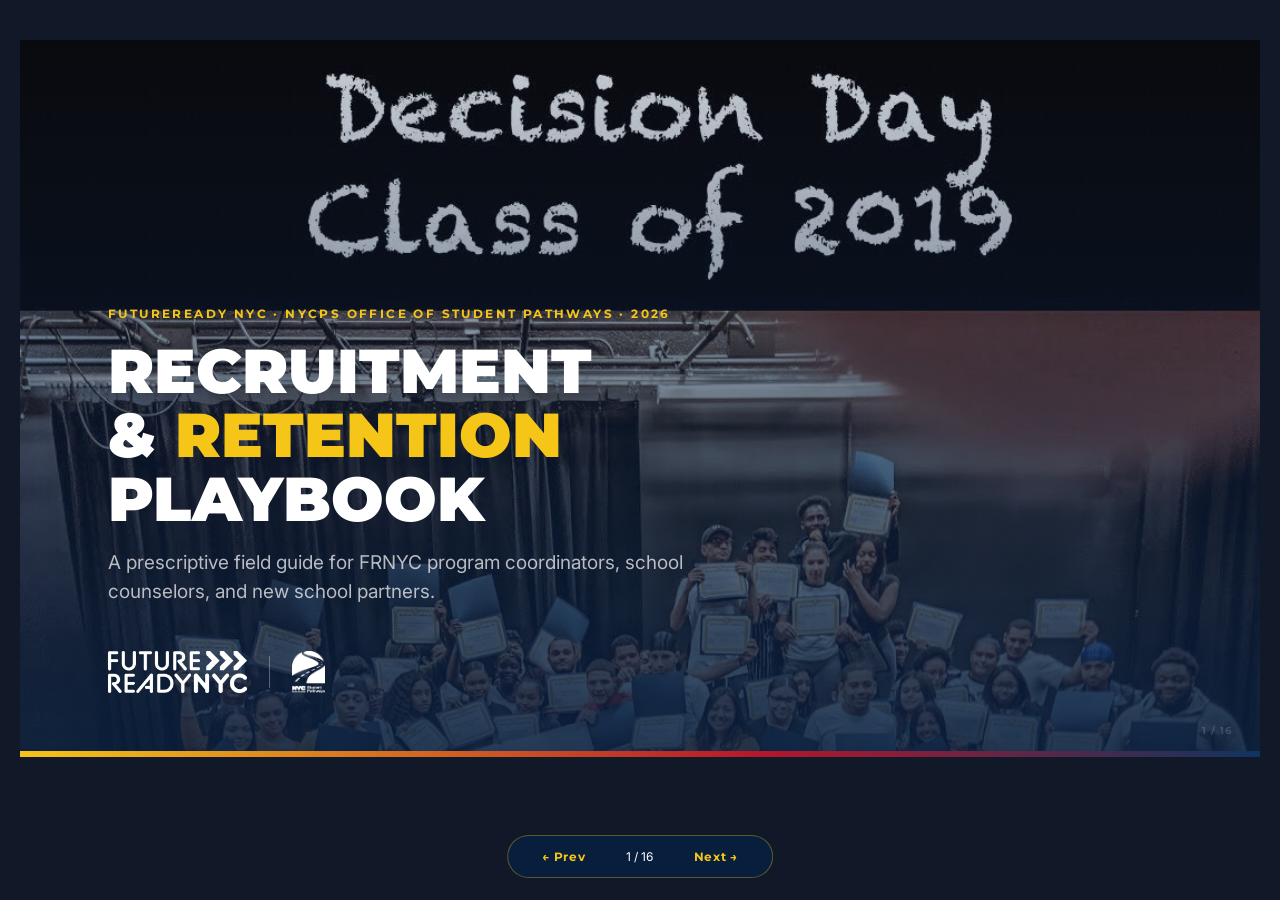
<file: frnyc-presentation/presentation.html>
<!DOCTYPE html>
<html lang="en">
<head>
<meta charset="UTF-8" />
<meta name="viewport" content="width=device-width, initial-scale=1.0" />
<title>FutureReady NYC — Recruitment &amp; Retention Playbook Presentation</title>
<link rel="preconnect" href="https://fonts.googleapis.com" />
<link rel="preconnect" href="https://fonts.gstatic.com" crossorigin />
<link href="https://fonts.googleapis.com/css2?family=Montserrat:wght@400;600;700;900&family=Inter:wght@300;400;500;600&display=swap" rel="stylesheet" />
<style>
*, *::before, *::after { box-sizing: border-box; margin: 0; padding: 0; }
:root {
  --navy:    #0F3460;
  --navy-dk: #081F3F;
  --crimson: #B5162B;
  --gold:    #F5C518;
  --white:   #FFFFFF;
  --off:     #F7F9FC;
  --slate:   #4A5568;
  --green:   #1a7a42;
  --font-h:  'Montserrat', sans-serif;
  --font-b:  'Inter', sans-serif;
  --sw: 1280px;
  --sh: 720px;
}

body {
  background: #111827;
  font-family: var(--font-b);
  display: flex;
  flex-direction: column;
  align-items: center;
  padding: 40px 20px 100px;
  gap: 0;
}

/* ─── SLIDE BASE ─── */
.slide {
  width: var(--sw);
  height: var(--sh);
  position: relative;
  overflow: hidden;
  display: none;
  flex-shrink: 0;
}
.slide.active { display: flex; }
.slide-num {
  position: absolute;
  bottom: 20px; right: 28px;
  font-family: var(--font-h);
  font-size: 10px; font-weight: 700;
  letter-spacing: .1em;
  opacity: .38;
  color: inherit;
  z-index: 10;
}

/* ─── CONTROLS ─── */
.controls {
  position: fixed;
  bottom: 22px; left: 50%;
  transform: translateX(-50%);
  display: flex; gap: 10px; align-items: center;
  background: rgba(8,31,63,.96);
  border: 1px solid rgba(245,197,24,.35);
  border-radius: 40px;
  padding: 9px 20px;
  z-index: 1000;
}
.controls button {
  background: none; border: none;
  color: var(--gold);
  font-family: var(--font-h); font-size: 12px; font-weight: 700;
  letter-spacing: .06em; cursor: pointer;
  padding: 4px 14px; border-radius: 20px; transition: background .18s;
}
.controls button:hover { background: rgba(245,197,24,.14); }
.ctrl-ct { color: #fff; font-size: 12px; min-width: 60px; text-align: center; }

/* ─── SLIDE: COVER ─── */
.s-cover {
  background: var(--navy-dk);
  flex-direction: column;
  justify-content: flex-end;
  padding: 0 88px 64px;
}
.s-cover .bg {
  position: absolute; inset: 0;
  background-size: cover; background-position: center 20%;
}
.s-cover .ov {
  position: absolute; inset: 0;
  background: linear-gradient(to bottom, rgba(8,31,63,.2) 0%, rgba(8,31,63,.88) 100%);
}
.s-cover .eyebrow {
  font-family: var(--font-h); font-size: 12px; font-weight: 700;
  letter-spacing: .2em; text-transform: uppercase;
  color: var(--gold); margin-bottom: 18px; position: relative;
}
.s-cover h1 {
  font-family: var(--font-h); font-size: 62px; font-weight: 900;
  line-height: 1.04; text-transform: uppercase; color: white;
  position: relative; margin-bottom: 16px;
}
.s-cover h1 em { color: var(--gold); font-style: normal; }
.s-cover .sub {
  font-size: 19px; color: rgba(255,255,255,.7); line-height: 1.55;
  max-width: 600px; position: relative; margin-bottom: 44px;
}
.s-cover .logos {
  display: flex; align-items: center; gap: 22px; position: relative;
}
.s-cover .logos img { height: 42px; object-fit: contain; filter: brightness(0) invert(1); }
.s-cover .logos .ld { width: 1px; height: 32px; background: rgba(255,255,255,.3); }
.cover-bar {
  position: absolute; bottom: 0; left: 0; right: 0; height: 6px;
  background: linear-gradient(90deg, var(--gold) 0%, var(--crimson) 60%, var(--navy) 100%);
}

/* ─── SLIDE: SECTION DIVIDER ─── */
.s-div {
  background: var(--navy);
  flex-direction: column;
  justify-content: center;
  padding: 0 88px;
}
.s-div .bg {
  position: absolute; top: 0; right: 0; width: 480px; height: 100%;
  background-size: cover; background-position: center;
  opacity: .22;
  mask-image: linear-gradient(to left, rgba(0,0,0,1) 0%, rgba(0,0,0,0) 65%);
  -webkit-mask-image: linear-gradient(to left, rgba(0,0,0,1) 0%, rgba(0,0,0,0) 65%);
}
.s-div .dnum {
  font-family: var(--font-h); font-size: 130px; font-weight: 900;
  color: rgba(245,197,24,.13); line-height: 1; margin-bottom: -16px;
}
.s-div .drule { width: 52px; height: 5px; background: var(--gold); margin-bottom: 18px; }
.s-div h2 {
  font-family: var(--font-h); font-size: 50px; font-weight: 900;
  text-transform: uppercase; color: white; line-height: 1.1; max-width: 600px;
  margin-bottom: 14px;
}
.s-div .dsub { font-size: 18px; color: rgba(255,255,255,.6); max-width: 520px; line-height: 1.55; }

/* ─── SLIDE: CONTENT (light bg) ─── */
.s-content {
  background: var(--off);
  flex-direction: column;
}
.s-content .s-head {
  background: var(--navy);
  padding: 24px 64px;
  display: flex; align-items: flex-end; gap: 0;
}
.s-content .s-head .eyebrow {
  font-family: var(--font-h); font-size: 10px; font-weight: 700;
  letter-spacing: .16em; text-transform: uppercase; color: var(--gold);
  margin-bottom: 5px;
}
.s-content .s-head h2 {
  font-family: var(--font-h); font-size: 24px; font-weight: 900;
  text-transform: uppercase; color: white; line-height: 1.15;
}
.s-content .s-body {
  flex: 1; padding: 28px 64px;
  display: flex; flex-direction: column; justify-content: center;
  overflow: hidden;
}

/* ─── SLIDE FOOTER ─── */
.s-foot {
  position: absolute; bottom: 0; left: 0; right: 0;
  height: 40px; background: var(--navy-dk);
  display: flex; align-items: center; padding: 0 64px; gap: 16px;
}
.s-foot img { height: 18px; object-fit: contain; filter: brightness(0) invert(1); opacity: .7; }
.s-foot .fd { width: 1px; height: 14px; background: rgba(255,255,255,.25); }
.s-foot .fl { font-family: var(--font-h); font-size: 9px; font-weight: 700; letter-spacing: .1em; text-transform: uppercase; color: rgba(255,255,255,.35); margin-left: auto; }

/* ─── COMPONENTS ─── */
.cards-3 { display: grid; grid-template-columns: repeat(3,1fr); gap: 16px; }
.cards-2 { display: grid; grid-template-columns: 1fr 1fr; gap: 20px; }
.cards-5 { display: grid; grid-template-columns: repeat(5,1fr); gap: 12px; }
.p-card {
  background: white; border-radius: 10px; padding: 18px;
  border-top: 4px solid var(--navy);
  box-shadow: 0 2px 10px rgba(0,0,0,.07);
}
.p-card.gold { border-top-color: var(--gold); }
.p-card.crimson { border-top-color: var(--crimson); }
.p-card.green { border-top-color: var(--green); }
.p-card.blue { border-top-color: #3B82F6; }
.p-card.purple { border-top-color: #A855F7; }
.p-card .card-num {
  font-family: var(--font-h); font-size: 10px; font-weight: 800;
  text-transform: uppercase; letter-spacing: .1em;
  color: var(--slate); margin-bottom: 6px; opacity: .7;
}
.p-card h3 {
  font-family: var(--font-h); font-size: 13px; font-weight: 800;
  text-transform: uppercase; color: var(--navy); margin-bottom: 7px;
}
.p-card p, .p-card li { font-size: 12.5px; color: var(--slate); line-height: 1.55; }
.p-card ul { padding-left: 14px; }
.p-card .risk { font-size: 11px; color: #9CA3AF; margin-top: 6px; }

.callout {
  background: var(--navy); border-left: 5px solid var(--gold);
  border-radius: 0 8px 8px 0; padding: 14px 18px; margin: 14px 0;
}
.callout p { font-size: 13px; color: rgba(255,255,255,.85); line-height: 1.65; font-style: italic; }
.callout .attr { font-family: var(--font-h); font-size: 10px; font-weight: 700; text-transform: uppercase; letter-spacing: .1em; color: var(--gold); margin-top: 8px; }

.key-moment {
  background: var(--crimson); border-radius: 8px; padding: 14px 18px; margin: 12px 0;
}
.key-moment .kml { font-family: var(--font-h); font-size: 9.5px; font-weight: 800; text-transform: uppercase; letter-spacing: .12em; color: rgba(255,255,255,.65); margin-bottom: 4px; }
.key-moment p { font-size: 13px; color: white; line-height: 1.6; font-weight: 500; }

.tip {
  display: flex; gap: 12px;
  background: #FEF3C7; border: 1.5px solid #FCD34D; border-radius: 8px;
  padding: 11px 16px; margin: 10px 0;
}
.tip-icon { font-size: 16px; flex-shrink: 0; }
.tip p { font-size: 12.5px; color: #78350F; line-height: 1.5; }

.stats-row { display: flex; gap: 14px; margin: 16px 0; }
.stat-box {
  flex: 1; background: var(--navy-dk); border-radius: 10px;
  padding: 18px 14px; text-align: center;
}
.stat-box .sn { font-family: var(--font-h); font-size: 40px; font-weight: 900; color: var(--gold); line-height: 1; margin-bottom: 5px; }
.stat-box .sn span { color: var(--crimson); }
.stat-box .sl { font-size: 11.5px; color: rgba(255,255,255,.65); line-height: 1.4; }

/* Funnel */
.funnel { display: flex; flex-direction: column; gap: 8px; }
.f-row { display: flex; align-items: center; gap: 12px; }
.f-label { font-family: var(--font-h); font-size: 10px; font-weight: 700; text-transform: uppercase; color: var(--navy); width: 100px; flex-shrink: 0; }
.f-track { flex: 1; background: #E2E8F0; border-radius: 4px; height: 26px; overflow: hidden; }
.f-fill { height: 100%; background: linear-gradient(90deg, var(--navy) 0%, var(--crimson) 100%); display: flex; align-items: center; padding: 0 10px; border-radius: 4px; }
.f-fill span { font-family: var(--font-h); font-size: 10px; font-weight: 800; color: white; white-space: nowrap; }

/* Barrier */
.barrier-list { display: flex; flex-direction: column; gap: 9px; }
.barrier {
  display: grid; grid-template-columns: 26px 1fr 1fr; gap: 12px;
  background: white; border-radius: 8px; padding: 11px 14px; align-items: start;
  box-shadow: 0 1px 5px rgba(0,0,0,.06);
}
.b-num { width: 24px; height: 24px; background: var(--crimson); border-radius: 50%; display: flex; align-items: center; justify-content: center; font-family: var(--font-h); font-size: 11px; font-weight: 800; color: white; flex-shrink: 0; }
.b-problem h5 { font-family: var(--font-h); font-size: 10px; font-weight: 800; color: var(--navy); text-transform: uppercase; margin-bottom: 2px; }
.b-problem p { font-size: 11.5px; color: var(--slate); line-height: 1.45; }
.b-fix { border-left: 2px solid var(--green); padding-left: 10px; }
.b-fix h5 { font-family: var(--font-h); font-size: 10px; font-weight: 800; color: var(--green); text-transform: uppercase; margin-bottom: 2px; }
.b-fix p { font-size: 11.5px; color: var(--slate); line-height: 1.45; }

/* 4-Quad framework */
.four-quad { display: grid; grid-template-columns: 1fr 1fr; gap: 10px; }
.fq { border-radius: 10px; padding: 16px; }
.fq.outcome { background: #EFF6FF; border-top: 4px solid #3B82F6; }
.fq.skills  { background: #F0FDF4; border-top: 4px solid #22C55E; }
.fq.exp     { background: #FFF7ED; border-top: 4px solid #F97316; }
.fq.payoff  { background: #FAF5FF; border-top: 4px solid #A855F7; }
.fq .fl { font-family: var(--font-h); font-size: 9.5px; font-weight: 800; text-transform: uppercase; letter-spacing: .08em; margin-bottom: 4px; }
.fq.outcome .fl { color: #1D4ED8; }
.fq.skills  .fl { color: #15803D; }
.fq.exp     .fl { color: #C2410C; }
.fq.payoff  .fl { color: #7E22CE; }
.fq h4 { font-family: var(--font-h); font-size: 14px; font-weight: 900; color: #1A202C; margin-bottom: 6px; }
.fq ul { padding-left: 13px; }
.fq li { font-size: 12px; color: var(--slate); line-height: 1.55; }

/* KIMS table */
.kims-t { width: 100%; border-collapse: collapse; font-size: 12px; }
.kims-t th { background: var(--navy); color: white; font-family: var(--font-h); font-size: 10px; font-weight: 700; text-transform: uppercase; letter-spacing: .06em; padding: 8px 12px; text-align: left; }
.kims-t td { padding: 8px 12px; border-bottom: 1px solid #E2E8F0; color: var(--slate); vertical-align: top; }
.kims-t tr:nth-child(even) td { background: white; }
.kims-t .oc { font-weight: 600; color: var(--navy); }

/* Msg table */
.msg-t { width: 100%; border-collapse: collapse; font-size: 12px; }
.msg-t th { font-family: var(--font-h); font-size: 10px; font-weight: 700; text-transform: uppercase; letter-spacing: .06em; padding: 8px 12px; text-align: left; }
.msg-t .mwho { background: var(--navy); color: white; }
.msg-t .mdo  { background: var(--green); color: white; }
.msg-t .mavd { background: var(--crimson); color: white; }
.msg-t td { padding: 8px 12px; border-bottom: 1px solid #E2E8F0; color: var(--slate); vertical-align: top; }
.msg-t tr:nth-child(even) td { background: white; }
.msg-t .dt { color: #065F46; font-weight: 500; }
.msg-t .at { color: #991B1B; font-weight: 500; }

/* Year compare */
.year-compare { display: grid; grid-template-columns: 1fr 1fr; gap: 16px; }
.yc-col { border-radius: 10px; overflow: hidden; }
.yc-h { padding: 10px 16px; font-family: var(--font-h); font-size: 11px; font-weight: 800; text-transform: uppercase; letter-spacing: .06em; color: white; }
.yc-h.y0 { background: var(--crimson); }
.yc-h.y1 { background: var(--navy); }
.yc-b { background: white; padding: 12px 16px; }
.yc-b ul { padding-left: 14px; }
.yc-b li { font-size: 12px; color: var(--slate); line-height: 1.65; margin-bottom: 2px; }

/* Steps list */
.steps { display: flex; flex-direction: column; gap: 9px; }
.step { display: flex; gap: 14px; align-items: flex-start; background: white; border-radius: 8px; padding: 12px 16px; box-shadow: 0 1px 5px rgba(0,0,0,.06); }
.step-badge { min-width: 28px; height: 28px; background: var(--crimson); border-radius: 50%; display: flex; align-items: center; justify-content: center; color: white; font-family: var(--font-h); font-size: 12px; font-weight: 800; flex-shrink: 0; }
.step-badge.navy { background: var(--navy); }
.step h4 { font-family: var(--font-h); font-size: 11.5px; font-weight: 800; color: var(--navy); text-transform: uppercase; margin-bottom: 2px; }
.step p { font-size: 12px; color: var(--slate); line-height: 1.45; }

/* Agenda */
.agenda { display: flex; flex-direction: column; gap: 10px; }
.ag-item { display: flex; align-items: center; gap: 18px; background: white; border-radius: 8px; padding: 14px 18px; box-shadow: 0 1px 5px rgba(0,0,0,.06); }
.ag-num { font-family: var(--font-h); font-size: 22px; font-weight: 900; color: var(--gold); width: 32px; flex-shrink: 0; }
.ag-text h4 { font-family: var(--font-h); font-size: 13px; font-weight: 800; text-transform: uppercase; color: var(--navy); margin-bottom: 2px; }
.ag-text p { font-size: 12px; color: var(--slate); }

/* Two-col split */
.two-col { display: grid; grid-template-columns: 1fr 1fr; gap: 24px; align-items: start; }

@media (max-width: 1300px) {
  .slide { width: 100%; height: auto; min-height: 56vw; }
}
</style>
</head>
<body>

<!-- ── SLIDE 1: COVER ── -->
<div class="slide s-cover active" id="slide-1">
  <div class="bg" style="background-image:url('../assets/schools/GLC/Decision Day 2019.jpg');"></div>
  <div class="ov"></div>
  <div class="eyebrow">FutureReady NYC · NYCPS Office of Student Pathways · 2026</div>
  <h1>Recruitment<br>&amp; <em>Retention</em><br>Playbook</h1>
  <p class="sub">A prescriptive field guide for FRNYC program coordinators, school counselors, and new school partners.</p>
  <div class="logos">
    <img src="../assets/FRNYC logo and OSP logos/FRNYC_Logo-KO_hztl.png" alt="FRNYC" onerror="this.style.display='none'" />
    <div class="ld"></div>
    <img src="../assets/FRNYC logo and OSP logos/NYCPS-Pathways-logo-color-reversed.png" alt="NYCPS Pathways" onerror="this.style.display='none'" />
  </div>
  <div class="cover-bar"></div>
  <div class="slide-num" style="color:rgba(255,255,255,.4);">1 / 16</div>
</div>

<!-- ── SLIDE 2: AGENDA ── -->
<div class="slide s-content" id="slide-2">
  <div class="s-head"><div><div class="eyebrow">Overview</div><h2>What We'll Cover Today</h2></div></div>
  <div class="s-body">
    <div class="agenda">
      <div class="ag-item"><div class="ag-num">01</div><div class="ag-text"><h4>The Recruitment Architecture</h4><p>The 5-stage framework: Awareness → Exploration → Commitment → Experience → Completion</p></div></div>
      <div class="ag-item"><div class="ag-num">02</div><div class="ag-text"><h4>Filling the Pipeline — 8th Grade</h4><p>Open house strategy, NYCDOE app signal, small-group touchpoints</p></div></div>
      <div class="ag-item"><div class="ag-num">03</div><div class="ag-text"><h4>The Internal Recruitment Cycle — 9th Grade</h4><p>Career Explorations, interest survey (opt-in AND opt-out), review &amp; reconcile</p></div></div>
      <div class="ag-item"><div class="ag-num">04</div><div class="ag-text"><h4>Pathway Information Design</h4><p>Outcome · Skills · Experience · Payoff — how to communicate what the pathway delivers</p></div></div>
      <div class="ag-item"><div class="ag-num">05</div><div class="ag-text"><h4>Equity — SWD &amp; MLL Access</h4><p>Structural barriers and actionable fixes for underrepresented populations</p></div></div>
      <div class="ag-item"><div class="ag-num">06</div><div class="ag-text"><h4>What Success Looks Like</h4><p>KIMS metrics, success indicators, and Year 0 vs. Year 1+ next steps</p></div></div>
    </div>
  </div>
  <div class="s-foot">
    <img src="../assets/FRNYC logo and OSP logos/FRNYC_Logo-KO_hztl.png" alt="FRNYC" onerror="this.style.display='none'" />
    <div class="fd"></div>
    <img src="../assets/FRNYC logo and OSP logos/NYCPS-Pathways-logo-color-reversed.png" alt="OSP" onerror="this.style.display='none'" />
    <div class="fl">Recruitment &amp; Retention Playbook 2026</div>
  </div>
  <div class="slide-num">2 / 16</div>
</div>

<!-- ── SLIDE 3: DIVIDER — Architecture ── -->
<div class="slide s-div" id="slide-3">
  <div class="bg" style="background-image:url('../assets/schools/SEM/High School Fairs 9.21-9.22/UNADJUSTEDNONRAW_mini_43bf.jpg');"></div>
  <div class="dnum">01</div>
  <div class="drule"></div>
  <h2>The Recruitment Architecture</h2>
  <p class="dsub">A five-stage, year-round system — not a one-time campaign</p>
  <div class="slide-num" style="color:rgba(255,255,255,.4);">3 / 16</div>
</div>

<!-- ── SLIDE 4: 5-STAGE FRAMEWORK ── -->
<div class="slide s-content" id="slide-4">
  <div class="s-head"><div><div class="eyebrow">Section 01 — Recruitment Architecture</div><h2>The Five-Stage Pipeline</h2></div></div>
  <div class="s-body">
    <p style="font-size:13px;color:var(--slate);line-height:1.6;margin-bottom:16px;">These five stages are sequential. Skipping or compressing any stage reduces conversion at the next. Awareness without exploration is just information. Exploration without commitment is just curiosity.</p>
    <div class="cards-5">
      <div class="p-card gold">
        <div class="card-num">Stage 01</div>
        <h3>Awareness</h3>
        <p>Students learn FRNYC exists for people like them.</p>
        <p class="risk">⚡ Curiosity is fragile — decays within days without follow-up</p>
      </div>
      <div class="p-card blue">
        <div class="card-num">Stage 02</div>
        <h3>Exploration</h3>
        <p>Meaningful contact: panels, site visits, near-peer presentations.</p>
        <p class="risk">Goal: identity integration — "this is for someone like me"</p>
      </div>
      <div class="p-card crimson">
        <div class="card-num">Stage 03</div>
        <h3>Commitment</h3>
        <p>Decision Day as a formal ritual. Public commitments are more durable than private ones.</p>
        <p class="risk">⚡ Summer gap erodes commitment — check in</p>
      </div>
      <div class="p-card green">
        <div class="card-num">Stage 04</div>
        <h3>Experience</h3>
        <p>Relevant curriculum, strong teachers, WBL placements matched to interests.</p>
      </div>
      <div class="p-card purple">
        <div class="card-num">Stage 05</div>
        <h3>Completion</h3>
        <p>Credential earned. Completers are next year's strongest recruiters.</p>
      </div>
    </div>
    <div class="callout">
      <p>"Stickiness comes from coupling awareness with exposure in a structured sequence. At a point when interest is integrated into students' sense of self, identity is more durable than interest."</p>
    </div>
  </div>
  <div class="s-foot">
    <img src="../assets/FRNYC logo and OSP logos/FRNYC_Logo-KO_hztl.png" alt="FRNYC" onerror="this.style.display='none'" />
    <div class="fd"></div>
    <img src="../assets/FRNYC logo and OSP logos/NYCPS-Pathways-logo-color-reversed.png" alt="OSP" onerror="this.style.display='none'" />
    <div class="fl">Recruitment &amp; Retention Playbook 2026</div>
  </div>
  <div class="slide-num">4 / 16</div>
</div>

<!-- ── SLIDE 5: ENROLLMENT FUNNEL ── -->
<div class="slide s-content" id="slide-5">
  <div class="s-head"><div><div class="eyebrow">Section 01 — Recruitment Architecture</div><h2>Enrollment Funnel &amp; Year-Round Calendar</h2></div></div>
  <div class="s-body">
    <div class="two-col">
      <div>
        <h4 style="font-family:var(--font-h);font-size:11px;font-weight:800;text-transform:uppercase;color:var(--navy);letter-spacing:.06em;margin-bottom:12px;">Enrollment Funnel Benchmarks</h4>
        <div class="funnel">
          <div class="f-row"><div class="f-label">Awareness</div><div class="f-track"><div class="f-fill" style="width:100%"><span>100% of eligible students reached</span></div></div></div>
          <div class="f-row"><div class="f-label">Exploration</div><div class="f-track"><div class="f-fill" style="width:78%"><span>~78% structured touchpoint</span></div></div></div>
          <div class="f-row"><div class="f-label">Applied/Survey</div><div class="f-track"><div class="f-fill" style="width:54%"><span>~54% respond to survey</span></div></div></div>
          <div class="f-row"><div class="f-label">Enrolled</div><div class="f-track"><div class="f-fill" style="width:38%"><span>~38% by October 1</span></div></div></div>
          <div class="f-row"><div class="f-label">Completion</div><div class="f-track"><div class="f-fill" style="width:28%"><span>~28% earn credential</span></div></div></div>
        </div>
        <div class="tip" style="margin-top:14px;">
          <div class="tip-icon">⚡</div>
          <p><strong>Any conversion rate 10+ points below benchmark triggers an immediate, specific intervention plan</strong> — not just increased promotion.</p>
        </div>
      </div>
      <div>
        <h4 style="font-family:var(--font-h);font-size:11px;font-weight:800;text-transform:uppercase;color:var(--navy);letter-spacing:.06em;margin-bottom:12px;">Year-Round Action Windows</h4>
        <div class="steps">
          <div class="step"><div class="step-badge navy">S–O</div><div><h4>September–October</h4><p>Plan open houses. Build feeder school relationships. Confirm pathway codes on all materials.</p></div></div>
          <div class="step"><div class="step-badge navy">N–D</div><div><h4>November–December</h4><p>Run open houses 2–3 wks before NYCDOE app deadline. Deploy ambassadors. Small-group touchpoints.</p></div></div>
          <div class="step"><div class="step-badge navy">J–M</div><div><h4>January–March</h4><p>Follow up with pathway code applicants. Mid-year advising check-ins. Site visits and job shadows.</p></div></div>
          <div class="step"><div class="step-badge navy">A–M</div><div><h4>April–May</h4><p>Decision Day for incoming students. Interest survey to ALL 9th graders. Review &amp; reconcile with leadership.</p></div></div>
          <div class="step"><div class="step-badge navy">J–A</div><div><h4>June–August</h4><p>Summer gap touchpoints. Confirm October 1 enrollment list. End-of-season debrief by August 31.</p></div></div>
        </div>
      </div>
    </div>
  </div>
  <div class="s-foot">
    <img src="../assets/FRNYC logo and OSP logos/FRNYC_Logo-KO_hztl.png" alt="FRNYC" onerror="this.style.display='none'" />
    <div class="fd"></div>
    <img src="../assets/FRNYC logo and OSP logos/NYCPS-Pathways-logo-color-reversed.png" alt="OSP" onerror="this.style.display='none'" />
    <div class="fl">Recruitment &amp; Retention Playbook 2026</div>
  </div>
  <div class="slide-num">5 / 16</div>
</div>

<!-- ── SLIDE 6: DIVIDER — 8th Grade ── -->
<div class="slide s-div" id="slide-6">
  <div class="bg" style="background-image:url('../assets/schools/SEM/IMG_0487.jpg');"></div>
  <div class="dnum">02</div>
  <div class="drule"></div>
  <h2>Filling the Pipeline —<br>8th Grade Recruitment</h2>
  <p class="dsub">The pipeline that feeds 9th grade begins in 8th. Schools that wait lose two years before realizing it.</p>
  <div class="slide-num" style="color:rgba(255,255,255,.4);">6 / 16</div>
</div>

<!-- ── SLIDE 7: 8TH GRADE STRATEGY ── -->
<div class="slide s-content" id="slide-7">
  <div class="s-head"><div><div class="eyebrow">Section 02 — 8th Grade Recruitment</div><h2>Open House Strategy &amp; NYCDOE App Signal</h2></div></div>
  <div class="s-body">
    <div class="two-col">
      <div>
        <div class="key-moment">
          <div class="kml">Key Moment</div>
          <p>The open house 2–3 weeks before the NYCDOE application deadline is the highest-leverage event in 8th grade recruitment. Everything else supports it.</p>
        </div>
        <h4 style="font-family:var(--font-h);font-size:11px;font-weight:800;text-transform:uppercase;color:var(--navy);margin:14px 0 8px;">What to Do at Open Houses</h4>
        <div class="steps">
          <div class="step"><div class="step-badge">1</div><div><h4>Deploy Student Ambassadors</h4><p>Current FRNYC students speak 2–3 minutes with a clear script. Authenticity converts.</p></div></div>
          <div class="step"><div class="step-badge">2</div><div><h4>Show Real Student Work</h4><p>Portfolios, credentials, project demos — not program brochures.</p></div></div>
          <div class="step"><div class="step-badge">3</div><div><h4>Walk the App Together</h4><p>Announce pathway codes and help families complete the NYCDOE app in the room.</p></div></div>
        </div>
      </div>
      <div>
        <h4 style="font-family:var(--font-h);font-size:11px;font-weight:800;text-transform:uppercase;color:var(--navy);margin-bottom:10px;">The NYCDOE App as Signal of Interest</h4>
        <div class="p-card gold" style="margin-bottom:12px;">
          <h3>Pathway Code = First Signal</h3>
          <p>Students who list an FRNYC school's pathway code as 1st or 2nd choice have self-identified as interested. Track these students. Follow up within 48 hours of the app window closing.</p>
        </div>
        <div class="p-card" style="border-top-color:#3B82F6;">
          <h3>After the Open House</h3>
          <ul>
            <li>Follow up within 48 hours with interested families</li>
            <li>Share pathway Outcome/Skills/Experience/Payoff brief</li>
            <li>Students blocked by scheduling get an individual conversation — not a form rejection</li>
          </ul>
        </div>
        <div class="tip" style="margin-top:10px;">
          <div class="tip-icon">⚡</div>
          <p><strong>Year 0 tip:</strong> 2 high-quality open houses beat 5 generic ones. Depth converts. Breadth builds name recognition only.</p>
        </div>
      </div>
    </div>
  </div>
  <div class="s-foot">
    <img src="../assets/FRNYC logo and OSP logos/FRNYC_Logo-KO_hztl.png" alt="FRNYC" onerror="this.style.display='none'" />
    <div class="fd"></div>
    <img src="../assets/FRNYC logo and OSP logos/NYCPS-Pathways-logo-color-reversed.png" alt="OSP" onerror="this.style.display='none'" />
    <div class="fl">Recruitment &amp; Retention Playbook 2026</div>
  </div>
  <div class="slide-num">7 / 16</div>
</div>

<!-- ── SLIDE 8: DIVIDER — Internal Cycle ── -->
<div class="slide s-div" id="slide-8">
  <div class="bg" style="background-image:url('../assets/schools/BASE/Summer Bridge.JPG');"></div>
  <div class="dnum">03</div>
  <div class="drule"></div>
  <h2>The Internal Recruitment<br>Cycle — 9th Grade</h2>
  <p class="dsub">The most important recruitment event of the year happens inside your school, in May, with every 9th grader.</p>
  <div class="slide-num" style="color:rgba(255,255,255,.4);">8 / 16</div>
</div>

<!-- ── SLIDE 9: 9TH GRADE CYCLE ── -->
<div class="slide s-content" id="slide-9">
  <div class="s-head"><div><div class="eyebrow">Section 03 — Internal Recruitment Cycle</div><h2>Interest Survey → Review &amp; Reconcile → Confirm</h2></div></div>
  <div class="s-body">
    <div class="cards-3">
      <div class="p-card">
        <div class="card-num">Phase 01 — Sept to Spring Break</div>
        <h3>Generate Awareness</h3>
        <ul>
          <li>Career Explorations course introduces pathways to 9th graders</li>
          <li>Near-peer presentations in all 9th grade advisories — seniors including those NOT in FRNYC</li>
          <li>Schools with Career Explorations preview courses report 75%+ opt-in from 9th graders who attended</li>
        </ul>
      </div>
      <div class="p-card gold">
        <div class="card-num">Phase 02 — May (Critical)</div>
        <h3>Interest Survey</h3>
        <ul>
          <li>PowerPoint in all 9th grade advisories first</li>
          <li>Google Form survey to <strong>every</strong> 9th grader within 1–2 weeks</li>
          <li><strong>Critical design:</strong> NOT an opt-in. Every student must respond: Yes / No / Maybe</li>
          <li>Ensures no one is missed and no one is assumed to be uninterested</li>
        </ul>
        <div class="key-moment" style="margin-top:8px;padding:10px 12px;">
          <div class="kml">Key Moment</div>
          <p style="font-size:12px;">The opt-in AND opt-out survey to all 9th graders in May is the highest-leverage action of the internal cycle.</p>
        </div>
      </div>
      <div class="p-card">
        <div class="card-num">Phase 03 — May/June</div>
        <h3>Review, Reconcile &amp; Confirm</h3>
        <ul>
          <li>Principal + AP of Instruction + grade team review results together</li>
          <li>Cross-reference against master schedule: IEP services, AP conflicts, grade repetition</li>
          <li>Students who said yes but can't be scheduled get an individual conversation</li>
          <li>Confirmed students receive acceptance letter + branded materials</li>
          <li>Summer gap touchpoint before September — postcard, group chat, or call</li>
        </ul>
      </div>
    </div>
    <div class="tip">
      <div class="tip-icon">⚡</div>
      <p><strong>The summer gap is an underused retention touchpoint.</strong> The period between June acceptance and September arrival consistently erodes commitment. A postcard or a group chat message costs almost nothing and prevents enthusiasm from fading.</p>
    </div>
  </div>
  <div class="s-foot">
    <img src="../assets/FRNYC logo and OSP logos/FRNYC_Logo-KO_hztl.png" alt="FRNYC" onerror="this.style.display='none'" />
    <div class="fd"></div>
    <img src="../assets/FRNYC logo and OSP logos/NYCPS-Pathways-logo-color-reversed.png" alt="OSP" onerror="this.style.display='none'" />
    <div class="fl">Recruitment &amp; Retention Playbook 2026</div>
  </div>
  <div class="slide-num">9 / 16</div>
</div>

<!-- ── SLIDE 10: DIVIDER — Pathway Design ── -->
<div class="slide s-div" id="slide-10">
  <div class="bg" style="background-image:url('../assets/schools/LGJ/Pfizer Career Event.jpg');"></div>
  <div class="dnum">04</div>
  <div class="drule"></div>
  <h2>Pathway Information Design</h2>
  <p class="dsub">Abstract language doesn't move students. Specific, concrete outcomes do.</p>
  <div class="slide-num" style="color:rgba(255,255,255,.4);">10 / 16</div>
</div>

<!-- ── SLIDE 11: PATHWAY FRAMEWORK ── -->
<div class="slide s-content" id="slide-11">
  <div class="s-head"><div><div class="eyebrow">Section 04 — Pathway Information Design</div><h2>The Outcome / Skills / Experience / Payoff Framework</h2></div></div>
  <div class="s-body">
    <p style="font-size:13px;color:var(--slate);line-height:1.6;margin-bottom:14px;">Every FRNYC pathway must answer these four questions — specifically and concretely. Students who choose pathways aligned to personal meaning stay. Students who were placed or drifted into a pathway often leave.</p>
    <div class="four-quad">
      <div class="fq outcome">
        <div class="fl">The Outcome — Why It Matters</div>
        <h4>What careers does this open?</h4>
        <ul>
          <li>Clear careers and associated wages (specific dollar amounts)</li>
          <li>Tangible benefits: income, credentials, college credits</li>
          <li>Avoid: "career readiness," "industry exposure," "21st century skills"</li>
        </ul>
      </div>
      <div class="fq skills">
        <div class="fl">The Skills — What Students Will Learn</div>
        <h4>What will students be able to do?</h4>
        <ul>
          <li>Specific, practical skills — focus on what students <em>can do</em></li>
          <li>Concrete demonstrations: portfolio, certification, project</li>
          <li>Avoid: abstract learning objectives</li>
        </ul>
      </div>
      <div class="fq exp">
        <div class="fl">The Experience — What the Day Looks Like</div>
        <h4>What will students actually do?</h4>
        <ul>
          <li>Projects, fieldwork, and WBL examples</li>
          <li>Real-world exposure: sites, partners, environments</li>
          <li>Photos of actual student work — not stock images</li>
        </ul>
      </div>
      <div class="fq payoff">
        <div class="fl">The Payoff — What They Leave With</div>
        <h4>What do they have at graduation?</h4>
        <ul>
          <li>Industry-recognized certifications earned</li>
          <li>College credits completed before graduation</li>
          <li>Work experience and internship documentation</li>
        </ul>
      </div>
    </div>
  </div>
  <div class="s-foot">
    <img src="../assets/FRNYC logo and OSP logos/FRNYC_Logo-KO_hztl.png" alt="FRNYC" onerror="this.style.display='none'" />
    <div class="fd"></div>
    <img src="../assets/FRNYC logo and OSP logos/NYCPS-Pathways-logo-color-reversed.png" alt="OSP" onerror="this.style.display='none'" />
    <div class="fl">Recruitment &amp; Retention Playbook 2026</div>
  </div>
  <div class="slide-num">11 / 16</div>
</div>

<!-- ── SLIDE 12: DIVIDER — Equity ── -->
<div class="slide s-div" id="slide-12">
  <div class="bg" style="background-image:url('../assets/schools/SEM/Climate Strike 2.jpg');"></div>
  <div class="dnum">05</div>
  <div class="drule"></div>
  <h2>Equity —<br>SWD &amp; MLL Access</h2>
  <p class="dsub">Underrepresentation is not a sign of disinterest. It is a sign of structural barriers schools are responsible for removing.</p>
  <div class="slide-num" style="color:rgba(255,255,255,.4);">12 / 16</div>
</div>

<!-- ── SLIDE 13: EQUITY ── -->
<div class="slide s-content" id="slide-13">
  <div class="s-head"><div><div class="eyebrow">Section 05 — Equity</div><h2>SWD &amp; MLL: Barriers and Actionable Fixes</h2></div></div>
  <div class="s-body">
    <p style="font-size:13px;color:var(--slate);line-height:1.6;margin-bottom:14px;">SWD and MLL students are frequently underrepresented in FRNYC pathways — not because they aren't interested, but because structural barriers push them out. Strong programs actively track who is and isn't enrolled, set explicit equity targets, and problem-solve barriers before they become attrition.</p>
    <div class="barrier-list">
      <div class="barrier">
        <div class="b-num">1</div>
        <div class="b-problem"><h5>Scheduling Conflicts (SWD)</h5><p>IEP mandated services and AP placement pull SWD students from pathway slots before anyone notices.</p></div>
        <div class="b-fix"><h5>Fix</h5><p>Principal + AP cross-reference survey results with master schedule. Students blocked by schedule get individual conversations — not form rejections.</p></div>
      </div>
      <div class="barrier">
        <div class="b-num">2</div>
        <div class="b-problem"><h5>Language Access (MLL)</h5><p>English-only materials mean MLL families receive less information and make less-informed decisions.</p></div>
        <div class="b-fix"><h5>Fix</h5><p>Translate all core pathway materials into top 3 home languages. Recruit bilingual near-peer ambassadors. Partner with ENL department for co-outreach.</p></div>
      </div>
      <div class="barrier">
        <div class="b-num">3</div>
        <div class="b-problem"><h5>ECC Prerequisites (Both)</h5><p>Prerequisites disproportionately exclude SWD and MLL students who are on track but not in accelerated sequences.</p></div>
        <div class="b-fix"><h5>Fix</h5><p>Audit prerequisite lists annually. Identify which barriers are structural requirements vs. inherited assumptions. Work with OSP to expand access pathways.</p></div>
      </div>
      <div class="barrier">
        <div class="b-num">4</div>
        <div class="b-problem"><h5>Representation Gap</h5><p>Materials and ambassador corps with limited SWD/MLL representation signal "this pathway is not for people like me."</p></div>
        <div class="b-fix"><h5>Fix</h5><p>Intentionally recruit SWD and MLL alumni as ambassadors. Review all visual materials for representation before publication.</p></div>
      </div>
    </div>
    <div class="tip" style="margin-top:10px;">
      <div class="tip-icon">⚡</div>
      <p><strong>Equity target:</strong> The % of enrolled FRNYC students who are SWD and MLL should reflect the school's population. Significant gaps trigger a school-level equity review — not a communications fix.</p>
    </div>
  </div>
  <div class="s-foot">
    <img src="../assets/FRNYC logo and OSP logos/FRNYC_Logo-KO_hztl.png" alt="FRNYC" onerror="this.style.display='none'" />
    <div class="fd"></div>
    <img src="../assets/FRNYC logo and OSP logos/NYCPS-Pathways-logo-color-reversed.png" alt="OSP" onerror="this.style.display='none'" />
    <div class="fl">Recruitment &amp; Retention Playbook 2026</div>
  </div>
  <div class="slide-num">13 / 16</div>
</div>

<!-- ── SLIDE 14: WHAT SUCCESS LOOKS LIKE ── -->
<div class="slide s-content" id="slide-14">
  <div class="s-head"><div><div class="eyebrow">Section 06 — Success Metrics</div><h2>What Success Looks Like — KIMS Metrics</h2></div></div>
  <div class="s-body">
    <p style="font-size:12.5px;color:var(--slate);line-height:1.6;margin-bottom:12px;">Define success before you begin. Track it weekly. Any metric 10+ points below benchmark by midpoint triggers a specific, documented intervention.</p>
    <table class="kims-t">
      <thead>
        <tr><th style="width:30%;">Outcome</th><th style="width:42%;">How to Measure</th><th>System / Timing</th></tr>
      </thead>
      <tbody>
        <tr><td class="oc">Pathway seats filled at enrollment</td><td>KIMS enrollment numbers; % of target cohort by October 1</td><td>KIMS · Weekly Sept–Oct</td></tr>
        <tr><td class="oc">Students reflect genuine pathway interest</td><td>Interest survey at enrollment; advising check-in self-reports</td><td>School-managed · May + Sept</td></tr>
        <tr><td class="oc">Families understand the program</td><td>Parent info session attendance; parent survey after enrollment</td><td>School-managed · October</td></tr>
        <tr><td class="oc">Students stay through graduation</td><td>Year-over-year cohort retention rate by pathway</td><td>KIMS · Each June</td></tr>
        <tr><td class="oc">Students complete WBL and ECC</td><td>KIMS: WBL hours logged; ECC credits accrued by grade</td><td>KIMS · Each semester</td></tr>
        <tr><td class="oc">Equitable representation (SWD &amp; MLL)</td><td>% enrolled SWD/MLL vs. school population</td><td>KIMS + school data · At enrollment</td></tr>
      </tbody>
    </table>
    <div class="stats-row" style="margin-top:14px;">
      <div class="stat-box"><div class="sn" style="font-size:28px;">Oct 1</div><div class="sl">KIMS enrollment target — primary accountability date</div></div>
      <div class="stat-box"><div class="sn" style="font-size:28px;">May</div><div class="sl">Interest survey — all 9th graders respond, opt-in AND opt-out</div></div>
      <div class="stat-box"><div class="sn" style="font-size:28px;">Aug 31</div><div class="sl">End-of-season debrief — next year's plan starts here</div></div>
    </div>
  </div>
  <div class="s-foot">
    <img src="../assets/FRNYC logo and OSP logos/FRNYC_Logo-KO_hztl.png" alt="FRNYC" onerror="this.style.display='none'" />
    <div class="fd"></div>
    <img src="../assets/FRNYC logo and OSP logos/NYCPS-Pathways-logo-color-reversed.png" alt="OSP" onerror="this.style.display='none'" />
    <div class="fl">Recruitment &amp; Retention Playbook 2026</div>
  </div>
  <div class="slide-num">14 / 16</div>
</div>

<!-- ── SLIDE 15: NEXT STEPS ── -->
<div class="slide s-content" id="slide-15">
  <div class="s-head"><div><div class="eyebrow">Action Plan</div><h2>Next Steps by Role &amp; School Year</h2></div></div>
  <div class="s-body">
    <div class="year-compare" style="margin-bottom:16px;">
      <div class="yc-col">
        <div class="yc-h y0">Year 0 — New FRNYC Schools</div>
        <div class="yc-b">
          <ul>
            <li>Designate your FRNYC coordinator before November 1</li>
            <li>Confirm NYCDOE pathway codes; put them on all open house materials</li>
            <li>Schedule your first open house 6–8 weeks before app deadline</li>
            <li>Update all pathway descriptions to Outcome/Skills/Experience/Payoff format</li>
            <li>Set Year 0 enrollment target with OSP support</li>
            <li>Attend FRNYC coordinator onboarding sessions</li>
          </ul>
        </div>
      </div>
      <div class="yc-col">
        <div class="yc-h y1">Year 1+ — Existing FRNYC Schools</div>
        <div class="yc-b">
          <ul>
            <li>Review last year's funnel data — where did conversion drop?</li>
            <li>Rebuild ambassador corps from last year's completers by October 15</li>
            <li>Close identified equity gaps (SWD, MLL) with a specific plan</li>
            <li>Deploy opt-in AND opt-out interest survey to all 9th graders in May</li>
            <li>Send summer gap touchpoint to confirmed cohort before July 1</li>
            <li>Complete post-season debrief by August 31</li>
          </ul>
        </div>
      </div>
    </div>
    <div class="callout">
      <p>"Recruitment is not an event; it is a year-round process that begins in 8th grade. Schools that wait until 10th grade to introduce pathways consistently struggle to fill cohorts with genuinely interested students."</p>
    </div>
  </div>
  <div class="s-foot">
    <img src="../assets/FRNYC logo and OSP logos/FRNYC_Logo-KO_hztl.png" alt="FRNYC" onerror="this.style.display='none'" />
    <div class="fd"></div>
    <img src="../assets/FRNYC logo and OSP logos/NYCPS-Pathways-logo-color-reversed.png" alt="OSP" onerror="this.style.display='none'" />
    <div class="fl">Recruitment &amp; Retention Playbook 2026</div>
  </div>
  <div class="slide-num">15 / 16</div>
</div>

<!-- ── SLIDE 16: CLOSING ── -->
<div class="slide s-cover" id="slide-16" style="justify-content:center;align-items:center;text-align:center;">
  <div class="bg" style="background-image:url('../assets/schools/GLC/Grads + Cheryl Willis.jpg'); background-position:center top;"></div>
  <div class="ov"></div>
  <div style="position:relative;max-width:680px;">
    <div style="font-family:var(--font-h);font-size:11px;font-weight:700;letter-spacing:.2em;text-transform:uppercase;color:var(--gold);margin-bottom:16px;">FutureReady NYC · 2026</div>
    <h2 style="font-family:var(--font-h);font-size:50px;font-weight:900;text-transform:uppercase;color:white;line-height:1.1;margin-bottom:16px;">Every Student Has a Pathway.<br>Your Job Is to <em style="color:var(--gold);font-style:normal;">Find It.</em></h2>
    <p style="font-size:17px;color:rgba(255,255,255,.68);line-height:1.65;margin-bottom:40px;">Thank you. Download the full playbook for the complete prescriptive guide, quick reference cards, and messaging templates.</p>
    <div class="logos">
      <img src="../assets/FRNYC logo and OSP logos/FRNYC_Logo-KO_hztl.png" alt="FRNYC" onerror="this.style.display='none'" />
      <div class="ld"></div>
      <img src="../assets/FRNYC logo and OSP logos/NYCPS-Pathways-logo-color-reversed.png" alt="NYCPS Pathways" onerror="this.style.display='none'" />
    </div>
  </div>
  <div class="cover-bar"></div>
  <div class="slide-num" style="color:rgba(255,255,255,.4);">16 / 16</div>
</div>

<!-- ── CONTROLS ── -->
<div class="controls">
  <button onclick="prevSlide()">← Prev</button>
  <div class="ctrl-ct" id="counter">1 / 16</div>
  <button onclick="nextSlide()">Next →</button>
</div>

<script>
const slides = document.querySelectorAll('.slide');
let cur = 0;
function showSlide(n) {
  slides[cur].classList.remove('active');
  cur = (n + slides.length) % slides.length;
  slides[cur].classList.add('active');
  document.getElementById('counter').textContent = (cur + 1) + ' / ' + slides.length;
  window.scrollTo({ top: 0, behavior: 'smooth' });
}
function nextSlide() { showSlide(cur + 1); }
function prevSlide() { showSlide(cur - 1); }
document.addEventListener('keydown', e => {
  if (e.key === 'ArrowRight' || e.key === 'ArrowDown') nextSlide();
  if (e.key === 'ArrowLeft'  || e.key === 'ArrowUp')   prevSlide();
});
</script>
</body>
</html>
</file>
<file: frnyc-website/css/styles.css>
/* ============================================================
   FRNYC Recruitment Playbook — Design System
   Inspired by SYEP Internship Design Kit 2025
   ============================================================ */

@import url('https://fonts.googleapis.com/css2?family=Montserrat:wght@400;500;600;700;800;900&family=Inter:wght@300;400;500;600&display=swap');

/* ---- CSS Variables ---- */
:root {
  --navy:        #0F3460;
  --navy-light:  #1B4D7E;
  --navy-dark:   #081F3F;
  --crimson:     #B5162B;
  --crimson-light: #D91A34;
  --gold:        #F5C518;
  --gold-light:  #FDE16A;
  --off-white:   #F7F9FC;
  --gray-100:    #EEF2F7;
  --gray-200:    #DDE3EE;
  --gray-400:    #8B96A7;
  --text-dark:   #0F1923;
  --text-mid:    #3D4A5C;
  --text-light:  #64748B;
  --white:       #FFFFFF;

  --font-head:   'Montserrat', sans-serif;
  --font-body:   'Inter', sans-serif;

  --radius-sm:   6px;
  --radius-md:   12px;
  --radius-lg:   20px;

  --shadow-sm:   0 2px 8px rgba(15,52,96,0.08);
  --shadow-md:   0 6px 24px rgba(15,52,96,0.12);
  --shadow-lg:   0 16px 48px rgba(15,52,96,0.16);

  --max-w:       1200px;
  --section-pad: 88px 24px;
}

/* ---- Reset ---- */
*, *::before, *::after { box-sizing: border-box; margin: 0; padding: 0; }
html { scroll-behavior: smooth; font-size: 16px; }
body {
  font-family: var(--font-body);
  color: var(--text-dark);
  background: var(--white);
  line-height: 1.7;
  -webkit-font-smoothing: antialiased;
}
img { max-width: 100%; display: block; }
a { color: inherit; text-decoration: none; }
ul { list-style: none; }

/* ---- Utility ---- */
.container { max-width: var(--max-w); margin: 0 auto; padding: 0 24px; }
.section-pad { padding: var(--section-pad); }
.text-center { text-align: center; }
.visually-hidden { position: absolute; width: 1px; height: 1px; overflow: hidden; clip: rect(0,0,0,0); }

/* ---- Typography ---- */
.label {
  font-family: var(--font-head);
  font-size: 0.7rem;
  font-weight: 700;
  letter-spacing: 0.14em;
  text-transform: uppercase;
  color: var(--gold);
}
h1, h2, h3, h4, h5 { font-family: var(--font-head); line-height: 1.15; }
h1 { font-size: clamp(2.4rem, 5vw, 4rem); font-weight: 900; }
h2 { font-size: clamp(1.8rem, 3.5vw, 2.6rem); font-weight: 800; }
h3 { font-size: clamp(1.25rem, 2.5vw, 1.6rem); font-weight: 700; }
h4 { font-size: 1.1rem; font-weight: 700; }
p  { font-size: 1rem; color: var(--text-mid); max-width: 680px; }
p.wide { max-width: 100%; }
.lead { font-size: 1.15rem; font-weight: 400; color: var(--text-mid); max-width: 720px; }

/* Section header accent rule (SYEP-style) */
.section-rule {
  display: block;
  width: 60px;
  height: 4px;
  background: var(--gold);
  margin: 14px 0 32px;
  border-radius: 2px;
}
.section-rule.wide { width: 100%; max-width: 860px; }

/* ============================================================
   NAVIGATION
   ============================================================ */
#site-nav {
  position: fixed;
  top: 0; left: 0; right: 0;
  z-index: 1000;
  background: var(--navy-dark);
  border-bottom: 3px solid var(--gold);
  transition: box-shadow 0.3s;
}
#site-nav.scrolled { box-shadow: var(--shadow-lg); }

.nav-inner {
  display: flex;
  align-items: center;
  justify-content: space-between;
  height: 68px;
  max-width: var(--max-w);
  margin: 0 auto;
  padding: 0 24px;
  gap: 16px;
}

.nav-logos {
  display: flex;
  align-items: center;
  gap: 20px;
  flex-shrink: 0;
}
.nav-logos img {
  height: 36px;
  width: auto;
  object-fit: contain;
}
.nav-logo-divider {
  width: 1px;
  height: 28px;
  background: rgba(255,255,255,0.25);
}

.nav-links {
  display: flex;
  align-items: center;
  gap: 4px;
}
.nav-links a {
  font-family: var(--font-head);
  font-size: 0.72rem;
  font-weight: 700;
  letter-spacing: 0.06em;
  text-transform: uppercase;
  color: rgba(255,255,255,0.75);
  padding: 6px 10px;
  border-radius: var(--radius-sm);
  transition: all 0.2s;
}
.nav-links a:hover, .nav-links a.active {
  color: var(--gold);
  background: rgba(245,197,24,0.1);
}

.nav-cta {
  font-family: var(--font-head);
  font-size: 0.72rem;
  font-weight: 700;
  letter-spacing: 0.06em;
  text-transform: uppercase;
  color: var(--navy-dark) !important;
  background: var(--gold) !important;
  padding: 8px 16px !important;
  border-radius: var(--radius-sm) !important;
  transition: all 0.2s !important;
  flex-shrink: 0;
}
.nav-cta:hover { background: var(--gold-light) !important; transform: translateY(-1px); }

.nav-hamburger {
  display: none;
  flex-direction: column;
  gap: 5px;
  cursor: pointer;
  padding: 8px;
  background: none;
  border: none;
}
.nav-hamburger span {
  display: block;
  width: 22px;
  height: 2px;
  background: var(--white);
  border-radius: 2px;
  transition: 0.3s;
}

/* ============================================================
   HERO
   ============================================================ */
#hero {
  position: relative;
  min-height: 100vh;
  display: flex;
  align-items: center;
  background: var(--navy-dark);
  overflow: hidden;
  padding-top: 68px;
}

.hero-bg {
  position: absolute;
  inset: 0;
  background-image: url('../../assets/photos/241116_jca_inspiredu_1045_54365173944_l.jpg');
  background-size: cover;
  background-position: center 30%;
  opacity: 0.25;
}
.hero-bg::after {
  content: '';
  position: absolute;
  inset: 0;
  background: linear-gradient(135deg, rgba(8,31,63,0.95) 0%, rgba(15,52,96,0.75) 60%, transparent 100%);
}

.hero-content {
  position: relative;
  z-index: 1;
  max-width: var(--max-w);
  margin: 0 auto;
  padding: 80px 24px;
}

.hero-eyebrow {
  display: inline-flex;
  align-items: center;
  gap: 10px;
  margin-bottom: 24px;
}
.hero-eyebrow .label { color: var(--gold); }
.hero-eyebrow-dot {
  width: 6px; height: 6px;
  border-radius: 50%;
  background: var(--gold);
}

.hero-content h1 {
  color: var(--white);
  max-width: 820px;
  margin-bottom: 28px;
  text-transform: uppercase;
  letter-spacing: -0.01em;
}
.hero-content h1 em {
  font-style: normal;
  color: var(--gold);
}
.hero-content .lead {
  color: rgba(255,255,255,0.8);
  max-width: 600px;
  margin-bottom: 48px;
  font-size: 1.15rem;
}

.hero-framework {
  display: flex;
  align-items: center;
  flex-wrap: wrap;
  gap: 0;
  margin-bottom: 56px;
  background: rgba(255,255,255,0.05);
  border: 1px solid rgba(245,197,24,0.3);
  border-radius: var(--radius-md);
  padding: 20px 28px;
  max-width: 760px;
}
.framework-step {
  display: flex;
  align-items: center;
  gap: 12px;
}
.framework-step-label {
  font-family: var(--font-head);
  font-size: 0.78rem;
  font-weight: 800;
  text-transform: uppercase;
  letter-spacing: 0.08em;
  color: var(--white);
}
.framework-arrow {
  color: var(--gold);
  font-size: 1rem;
  padding: 0 10px;
  opacity: 0.7;
}
.framework-step-num {
  width: 28px; height: 28px;
  border-radius: 50%;
  background: var(--gold);
  display: flex; align-items: center; justify-content: center;
  font-family: var(--font-head);
  font-size: 0.7rem;
  font-weight: 900;
  color: var(--navy-dark);
  flex-shrink: 0;
}

.hero-actions { display: flex; gap: 14px; flex-wrap: wrap; }

.btn {
  display: inline-flex;
  align-items: center;
  gap: 8px;
  font-family: var(--font-head);
  font-size: 0.8rem;
  font-weight: 700;
  letter-spacing: 0.07em;
  text-transform: uppercase;
  padding: 14px 28px;
  border-radius: var(--radius-sm);
  transition: all 0.2s;
  cursor: pointer;
  border: 2px solid transparent;
}
.btn-primary {
  background: var(--gold);
  color: var(--navy-dark);
}
.btn-primary:hover {
  background: var(--gold-light);
  transform: translateY(-2px);
  box-shadow: 0 8px 24px rgba(245,197,24,0.35);
}
.btn-outline {
  background: transparent;
  color: var(--white);
  border-color: rgba(255,255,255,0.4);
}
.btn-outline:hover {
  border-color: var(--gold);
  color: var(--gold);
  transform: translateY(-2px);
}
.btn-red {
  background: var(--crimson);
  color: var(--white);
}
.btn-red:hover {
  background: var(--crimson-light);
  transform: translateY(-2px);
  box-shadow: 0 8px 24px rgba(181,22,43,0.3);
}

/* Hero scroll indicator */
.hero-scroll {
  position: absolute;
  bottom: 32px;
  left: 50%;
  transform: translateX(-50%);
  display: flex;
  flex-direction: column;
  align-items: center;
  gap: 6px;
  opacity: 0.5;
  animation: bounce 2s infinite;
}
.hero-scroll span {
  font-family: var(--font-head);
  font-size: 0.6rem;
  letter-spacing: 0.12em;
  text-transform: uppercase;
  color: var(--white);
}
.hero-scroll-arrow {
  width: 20px; height: 20px;
  border-right: 2px solid var(--white);
  border-bottom: 2px solid var(--white);
  transform: rotate(45deg) translateY(-4px);
}
@keyframes bounce {
  0%, 100% { transform: translateX(-50%) translateY(0); }
  50% { transform: translateX(-50%) translateY(8px); }
}

/* ============================================================
   SECTION OPENERS (SYEP-style full-bleed headers)
   ============================================================ */
.section-opener {
  position: relative;
  background: var(--navy);
  padding: 80px 24px;
  overflow: hidden;
  min-height: 340px;
  display: flex;
  align-items: center;
}
.section-opener-bg {
  position: absolute;
  inset: 0;
  background-size: cover;
  background-position: center;
  opacity: 0.2;
}
.section-opener-content {
  position: relative;
  z-index: 1;
  max-width: var(--max-w);
  margin: 0 auto;
  width: 100%;
}
.section-opener .label { color: var(--gold); margin-bottom: 12px; }
.section-opener h2 {
  color: var(--white);
  text-transform: uppercase;
  letter-spacing: 0.02em;
  font-size: clamp(2rem, 5vw, 3.5rem);
  max-width: 800px;
}
.section-opener .section-rule { margin-top: 20px; margin-bottom: 0; }

/* ============================================================
   QUICK STATS / INTRO BAND
   ============================================================ */
#intro-band {
  background: var(--navy);
  padding: 56px 24px;
}
.intro-band-inner {
  max-width: var(--max-w);
  margin: 0 auto;
  display: grid;
  grid-template-columns: 1fr 1fr;
  gap: 48px;
  align-items: center;
}
.intro-band-text { color: var(--white); }
.intro-band-text .label { margin-bottom: 12px; }
.intro-band-text h2 { color: var(--white); margin-bottom: 20px; }
.intro-band-text p { color: rgba(255,255,255,0.75); max-width: 500px; }
.intro-band-text .section-rule { margin-bottom: 24px; }

.intro-stats {
  display: grid;
  grid-template-columns: 1fr 1fr;
  gap: 16px;
}
.stat-card {
  background: rgba(255,255,255,0.07);
  border: 1px solid rgba(245,197,24,0.2);
  border-radius: var(--radius-md);
  padding: 24px 20px;
  transition: transform 0.2s;
}
.stat-card:hover { transform: translateY(-4px); }
.stat-num {
  font-family: var(--font-head);
  font-size: 2.4rem;
  font-weight: 900;
  color: var(--gold);
  line-height: 1;
  margin-bottom: 6px;
}
.stat-desc {
  font-size: 0.8rem;
  color: rgba(255,255,255,0.7);
  font-family: var(--font-head);
  font-weight: 500;
  text-transform: uppercase;
  letter-spacing: 0.06em;
}

/* ============================================================
   PRINCIPLES SECTION
   ============================================================ */
#principles { background: var(--off-white); padding: var(--section-pad); }
.principles-header {
  max-width: var(--max-w);
  margin: 0 auto 56px;
}
.principles-grid {
  max-width: var(--max-w);
  margin: 0 auto;
  display: grid;
  grid-template-columns: repeat(auto-fit, minmax(280px, 1fr));
  gap: 24px;
}
.principle-card {
  background: var(--white);
  border-radius: var(--radius-md);
  padding: 36px 28px;
  border-top: 4px solid var(--crimson);
  box-shadow: var(--shadow-sm);
  transition: all 0.25s;
  position: relative;
  overflow: hidden;
}
.principle-card::before {
  content: '';
  position: absolute;
  top: 0; left: 0; right: 0;
  height: 4px;
  background: var(--crimson);
}
.principle-card:nth-child(2)::before { background: var(--navy); }
.principle-card:nth-child(3)::before { background: var(--gold); }
.principle-card:nth-child(4)::before { background: var(--crimson); }
.principle-card:nth-child(5)::before { background: var(--navy); }
.principle-card:hover { transform: translateY(-6px); box-shadow: var(--shadow-md); }
.principle-num {
  font-family: var(--font-head);
  font-size: 3rem;
  font-weight: 900;
  color: var(--gray-200);
  line-height: 1;
  margin-bottom: 12px;
}
.principle-card h3 { margin-bottom: 12px; color: var(--navy); }
.principle-stage {
  display: inline-block;
  font-family: var(--font-head);
  font-size: 0.65rem;
  font-weight: 700;
  letter-spacing: 0.1em;
  text-transform: uppercase;
  background: var(--gray-100);
  color: var(--text-light);
  padding: 4px 10px;
  border-radius: 20px;
  margin-bottom: 14px;
}
.principle-card p { font-size: 0.92rem; color: var(--text-mid); max-width: 100%; }
.principle-bullets {
  margin-top: 16px;
  display: flex;
  flex-direction: column;
  gap: 6px;
}
.principle-bullets li {
  font-size: 0.88rem;
  color: var(--text-mid);
  padding-left: 16px;
  position: relative;
}
.principle-bullets li::before {
  content: '';
  position: absolute;
  left: 0; top: 10px;
  width: 6px; height: 6px;
  border-radius: 50%;
  background: var(--gold);
}

/* ============================================================
   STUDENT JOURNEY
   ============================================================ */
#journey { background: var(--white); padding: var(--section-pad); }
.journey-header {
  max-width: var(--max-w);
  margin: 0 auto 64px;
}

.journey-timeline {
  max-width: var(--max-w);
  margin: 0 auto;
  position: relative;
}
.journey-timeline::before {
  content: '';
  position: absolute;
  left: 50%;
  top: 0; bottom: 0;
  width: 3px;
  background: linear-gradient(to bottom, var(--navy), var(--gold));
  transform: translateX(-50%);
}
.journey-item {
  display: grid;
  grid-template-columns: 1fr 60px 1fr;
  gap: 0;
  align-items: start;
  margin-bottom: 56px;
}
.journey-item:nth-child(odd) .journey-card { grid-column: 1; }
.journey-item:nth-child(odd) .journey-spacer { grid-column: 2; }
.journey-item:nth-child(odd) .journey-empty { grid-column: 3; }
.journey-item:nth-child(even) .journey-empty { grid-column: 1; }
.journey-item:nth-child(even) .journey-spacer { grid-column: 2; }
.journey-item:nth-child(even) .journey-card { grid-column: 3; }

.journey-card {
  background: var(--white);
  border-radius: var(--radius-md);
  padding: 32px 28px;
  box-shadow: var(--shadow-md);
  border-left: 4px solid var(--navy);
  position: relative;
}
.journey-card.grade-8 { border-left-color: #6B7AFF; }
.journey-card.grade-9 { border-left-color: var(--navy); }
.journey-card.grade-10 { border-left-color: var(--crimson); }
.journey-card.grade-11 { border-left-color: #E07B00; }
.journey-card.grade-12 { border-left-color: #1A9451; }

.journey-grade-badge {
  display: inline-block;
  font-family: var(--font-head);
  font-size: 0.68rem;
  font-weight: 800;
  letter-spacing: 0.1em;
  text-transform: uppercase;
  padding: 4px 12px;
  border-radius: 20px;
  margin-bottom: 12px;
  background: var(--gray-100);
  color: var(--navy);
}
.journey-card h3 { color: var(--navy); margin-bottom: 8px; font-size: 1.1rem; }
.journey-card .journey-focus {
  font-size: 0.78rem;
  font-weight: 600;
  color: var(--gold);
  font-family: var(--font-head);
  text-transform: uppercase;
  letter-spacing: 0.08em;
  margin-bottom: 16px;
}
.journey-card p { font-size: 0.9rem; color: var(--text-mid); max-width: 100%; margin-bottom: 16px; }
.journey-card ul {
  display: flex;
  flex-direction: column;
  gap: 6px;
}
.journey-card ul li {
  font-size: 0.88rem;
  color: var(--text-mid);
  padding-left: 18px;
  position: relative;
}
.journey-card ul li::before {
  content: '→';
  position: absolute;
  left: 0;
  color: var(--crimson);
  font-size: 0.8rem;
}

.journey-spacer {
  display: flex;
  justify-content: center;
  padding-top: 28px;
}
.journey-node {
  width: 44px; height: 44px;
  border-radius: 50%;
  background: var(--navy);
  border: 4px solid var(--white);
  box-shadow: 0 0 0 3px var(--navy);
  display: flex; align-items: center; justify-content: center;
  font-family: var(--font-head);
  font-size: 0.7rem;
  font-weight: 800;
  color: var(--white);
  z-index: 1;
  position: relative;
}
.journey-empty { opacity: 0; }

/* ============================================================
   WHOLE SCHOOL MODEL
   ============================================================ */
#staff { background: var(--off-white); padding: var(--section-pad); }
.staff-inner { max-width: var(--max-w); margin: 0 auto; }
.staff-grid {
  display: grid;
  grid-template-columns: 1fr 1fr;
  gap: 40px;
  align-items: start;
  margin-top: 48px;
}
.staff-photo-block { position: relative; }
.staff-photo-block img {
  width: 100%;
  border-radius: var(--radius-lg);
  object-fit: cover;
  height: 500px;
}
.staff-photo-overlay {
  position: absolute;
  bottom: 24px; left: 24px; right: 24px;
  background: rgba(8,31,63,0.9);
  border-radius: var(--radius-md);
  padding: 20px 24px;
  backdrop-filter: blur(8px);
}
.staff-photo-overlay p {
  color: var(--white);
  font-size: 0.9rem;
  font-weight: 500;
  font-style: italic;
  max-width: 100%;
  margin-bottom: 8px;
}
.staff-photo-overlay .label { color: var(--gold); }

.staff-content h2 { margin-bottom: 8px; color: var(--navy); }
.staff-content .lead { margin-bottom: 32px; }
.staff-features {
  display: flex;
  flex-direction: column;
  gap: 16px;
}
.staff-feature {
  display: flex;
  gap: 16px;
  align-items: flex-start;
  padding: 20px;
  background: var(--white);
  border-radius: var(--radius-md);
  box-shadow: var(--shadow-sm);
}
.staff-feature-icon {
  width: 40px; height: 40px;
  border-radius: var(--radius-sm);
  background: var(--navy);
  display: flex; align-items: center; justify-content: center;
  flex-shrink: 0;
  font-size: 1.1rem;
}
.staff-feature-text h4 { color: var(--navy); margin-bottom: 4px; }
.staff-feature-text p { font-size: 0.88rem; max-width: 100%; color: var(--text-mid); }

/* ============================================================
   FAMILY ENGAGEMENT
   ============================================================ */
#families {
  background: var(--navy);
  padding: var(--section-pad);
  position: relative;
  overflow: hidden;
}
#families::before {
  content: '';
  position: absolute;
  top: -100px; right: -100px;
  width: 400px; height: 400px;
  border-radius: 50%;
  background: rgba(245,197,24,0.05);
}
.families-inner {
  max-width: var(--max-w);
  margin: 0 auto;
  position: relative;
  z-index: 1;
}
.families-inner .label { color: var(--gold); }
.families-inner h2 { color: var(--white); margin-bottom: 8px; }
.families-inner .lead { color: rgba(255,255,255,0.75); margin-bottom: 48px; }
.families-inner .section-rule { margin-bottom: 48px; }

.families-grid {
  display: grid;
  grid-template-columns: repeat(3, 1fr);
  gap: 24px;
}
.family-card {
  background: rgba(255,255,255,0.07);
  border: 1px solid rgba(255,255,255,0.12);
  border-radius: var(--radius-md);
  padding: 32px 24px;
  transition: all 0.2s;
}
.family-card:hover {
  background: rgba(255,255,255,0.12);
  transform: translateY(-4px);
}
.family-card-icon {
  font-size: 2rem;
  margin-bottom: 16px;
}
.family-card h3 { color: var(--gold); font-size: 1rem; margin-bottom: 12px; }
.family-card p { color: rgba(255,255,255,0.7); font-size: 0.9rem; max-width: 100%; }
.family-card ul { margin-top: 12px; }
.family-card ul li {
  color: rgba(255,255,255,0.7);
  font-size: 0.88rem;
  padding-left: 16px;
  position: relative;
  margin-bottom: 6px;
}
.family-card ul li::before {
  content: '·';
  position: absolute;
  left: 4px;
  color: var(--gold);
  font-size: 1.2rem;
  line-height: 1.2;
}

/* ============================================================
   TOOLS SECTION
   ============================================================ */
#tools { background: var(--white); padding: var(--section-pad); }
.tools-inner { max-width: var(--max-w); margin: 0 auto; }
.tools-intro { margin-bottom: 56px; }
.tools-tabs {
  display: flex;
  gap: 4px;
  margin-bottom: 32px;
  border-bottom: 2px solid var(--gray-200);
  padding-bottom: 0;
}
.tool-tab {
  font-family: var(--font-head);
  font-size: 0.78rem;
  font-weight: 700;
  letter-spacing: 0.06em;
  text-transform: uppercase;
  padding: 12px 20px;
  cursor: pointer;
  color: var(--text-light);
  border-bottom: 3px solid transparent;
  margin-bottom: -2px;
  background: none;
  border-top: none;
  border-left: none;
  border-right: none;
  transition: all 0.2s;
}
.tool-tab.active {
  color: var(--navy);
  border-bottom-color: var(--crimson);
}
.tool-tab:hover { color: var(--navy); }

.tool-panel { display: none; }
.tool-panel.active { display: grid; grid-template-columns: 1fr 1fr; gap: 48px; align-items: start; }

.tool-description h3 { color: var(--navy); margin-bottom: 16px; }
.tool-description p { margin-bottom: 16px; }
.tool-description ul {
  display: flex;
  flex-direction: column;
  gap: 8px;
  margin-bottom: 24px;
}
.tool-description ul li {
  font-size: 0.92rem;
  color: var(--text-mid);
  padding-left: 20px;
  position: relative;
}
.tool-description ul li::before {
  content: '';
  position: absolute;
  left: 4px; top: 9px;
  width: 8px; height: 8px;
  border-radius: 50%;
  border: 2px solid var(--crimson);
}

.tool-framework-table { width: 100%; border-collapse: collapse; }
.tool-framework-table th {
  background: var(--navy);
  color: var(--white);
  font-family: var(--font-head);
  font-size: 0.75rem;
  font-weight: 700;
  letter-spacing: 0.06em;
  text-transform: uppercase;
  padding: 12px 16px;
  text-align: left;
}
.tool-framework-table td {
  padding: 12px 16px;
  font-size: 0.88rem;
  color: var(--text-mid);
  border-bottom: 1px solid var(--gray-100);
}
.tool-framework-table tr:nth-child(even) td { background: var(--off-white); }
.tool-framework-table td:first-child {
  font-weight: 700;
  color: var(--navy);
  font-family: var(--font-head);
  font-size: 0.8rem;
  letter-spacing: 0.04em;
}

.tools-cta {
  margin-top: 48px;
  padding: 32px 36px;
  background: var(--off-white);
  border-radius: var(--radius-md);
  border-left: 4px solid var(--gold);
}
.tools-cta p { max-width: 700px; margin-bottom: 16px; font-size: 0.95rem; }

/* ============================================================
   PATHWAY INFORMATION DESIGN
   ============================================================ */
#pathway { background: var(--off-white); padding: var(--section-pad); }
.pathway-inner { max-width: var(--max-w); margin: 0 auto; }

.pathway-grid {
  display: grid;
  grid-template-columns: repeat(3, 1fr);
  gap: 24px;
  margin: 48px 0;
}
.pathway-audience-card {
  background: var(--white);
  border-radius: var(--radius-md);
  padding: 32px 24px;
  box-shadow: var(--shadow-sm);
}
.pathway-audience-card.student { border-top: 4px solid var(--navy); }
.pathway-audience-card.family { border-top: 4px solid var(--crimson); }
.pathway-audience-card.faculty { border-top: 4px solid var(--gold); }
.audience-label {
  font-family: var(--font-head);
  font-size: 0.68rem;
  font-weight: 800;
  letter-spacing: 0.12em;
  text-transform: uppercase;
  padding: 4px 10px;
  border-radius: 4px;
  margin-bottom: 14px;
  display: inline-block;
}
.student .audience-label { background: #E8EEF8; color: var(--navy); }
.family .audience-label { background: #FCEEF0; color: var(--crimson); }
.faculty .audience-label { background: #FEF9E7; color: #8B6914; }
.pathway-audience-card h3 { color: var(--navy); margin-bottom: 14px; font-size: 1rem; }
.pathway-audience-card ul { display: flex; flex-direction: column; gap: 8px; }
.pathway-audience-card ul li {
  font-size: 0.88rem;
  color: var(--text-mid);
  padding-left: 16px;
  position: relative;
}
.pathway-audience-card ul li::before {
  content: '›';
  position: absolute;
  left: 0;
  color: var(--crimson);
  font-weight: 700;
}

.customization-table-wrap { overflow-x: auto; margin: 32px 0; }
.customization-table {
  width: 100%;
  border-collapse: collapse;
  min-width: 560px;
}
.customization-table th {
  background: var(--navy);
  color: var(--white);
  font-family: var(--font-head);
  font-size: 0.75rem;
  font-weight: 700;
  letter-spacing: 0.08em;
  text-transform: uppercase;
  padding: 14px 20px;
  text-align: left;
}
.customization-table td {
  padding: 14px 20px;
  font-size: 0.9rem;
  color: var(--text-mid);
  border-bottom: 1px solid var(--gray-200);
  vertical-align: top;
}
.customization-table tr:nth-child(even) td { background: var(--off-white); }
.td-yes { color: #1A9451; font-weight: 600; }
.td-no  { color: var(--crimson); font-weight: 600; }

/* ============================================================
   DATA & ACCOUNTABILITY
   ============================================================ */
#data { background: var(--white); padding: var(--section-pad); }
.data-inner { max-width: var(--max-w); margin: 0 auto; }

.data-metrics {
  display: grid;
  grid-template-columns: repeat(4, 1fr);
  gap: 20px;
  margin: 48px 0;
}
.metric-card {
  background: var(--navy);
  border-radius: var(--radius-md);
  padding: 28px 20px;
  text-align: center;
  transition: transform 0.2s;
}
.metric-card:hover { transform: translateY(-4px); }
.metric-icon { font-size: 2rem; margin-bottom: 12px; }
.metric-card h4 {
  color: var(--gold);
  font-family: var(--font-head);
  font-size: 0.9rem;
  font-weight: 800;
  text-transform: uppercase;
  letter-spacing: 0.06em;
  margin-bottom: 8px;
}
.metric-card p { color: rgba(255,255,255,0.7); font-size: 0.82rem; max-width: 100%; }

.funnel-diagram {
  margin: 48px auto;
  max-width: 600px;
}
.funnel-stage {
  display: flex;
  align-items: center;
  gap: 16px;
  margin-bottom: 4px;
}
.funnel-bar-wrap { flex: 1; }
.funnel-bar {
  height: 48px;
  border-radius: 4px;
  background: var(--navy);
  display: flex;
  align-items: center;
  padding: 0 16px;
  transition: width 0.5s;
}
.funnel-bar-label {
  color: var(--white);
  font-family: var(--font-head);
  font-size: 0.78rem;
  font-weight: 700;
  letter-spacing: 0.04em;
  white-space: nowrap;
}
.funnel-stage-label {
  font-family: var(--font-head);
  font-size: 0.72rem;
  font-weight: 700;
  color: var(--text-light);
  text-transform: uppercase;
  letter-spacing: 0.06em;
  width: 100px;
  text-align: right;
}
.funnel-bar.awareness  { background: #1B4D7E; }
.funnel-bar.exposure   { background: #2962A0; }
.funnel-bar.commitment { background: var(--navy); }
.funnel-bar.experience { background: #0A2B52; }
.funnel-bar.completion { background: #081F3F; }

/* ============================================================
   EQUITY SECTION
   ============================================================ */
#equity { background: var(--off-white); padding: var(--section-pad); }
.equity-inner { max-width: var(--max-w); margin: 0 auto; }
.equity-grid {
  display: grid;
  grid-template-columns: 1fr 1fr;
  gap: 40px;
  margin-top: 48px;
}
.equity-callout {
  background: var(--crimson);
  border-radius: var(--radius-md);
  padding: 36px 32px;
  color: var(--white);
}
.equity-callout h3 { color: var(--white); margin-bottom: 16px; }
.equity-callout p { color: rgba(255,255,255,0.85); max-width: 100%; margin-bottom: 16px; }
.equity-callout ul { display: flex; flex-direction: column; gap: 10px; }
.equity-callout ul li {
  color: rgba(255,255,255,0.85);
  font-size: 0.9rem;
  padding-left: 18px;
  position: relative;
}
.equity-callout ul li::before {
  content: '✓';
  position: absolute;
  left: 0;
  color: var(--gold);
  font-weight: 700;
}

.equity-barriers { display: flex; flex-direction: column; gap: 16px; }
.barrier-card {
  background: var(--white);
  border-radius: var(--radius-md);
  padding: 20px 24px;
  display: flex;
  gap: 16px;
  align-items: flex-start;
  box-shadow: var(--shadow-sm);
}
.barrier-icon {
  width: 36px; height: 36px;
  border-radius: 50%;
  background: var(--off-white);
  display: flex; align-items: center; justify-content: center;
  font-size: 1rem;
  flex-shrink: 0;
}
.barrier-card h4 { color: var(--navy); margin-bottom: 4px; font-size: 0.95rem; }
.barrier-card p { font-size: 0.85rem; max-width: 100%; }

/* ============================================================
   CHALLENGES & SOLUTIONS
   ============================================================ */
#challenges { background: var(--white); padding: var(--section-pad); }
.challenges-inner { max-width: var(--max-w); margin: 0 auto; }

.diagnostic-intro {
  background: var(--navy);
  border-radius: var(--radius-md);
  padding: 32px 36px;
  margin: 48px 0;
  display: flex;
  gap: 24px;
  align-items: flex-start;
}
.diagnostic-icon { font-size: 2.5rem; }
.diagnostic-text h3 { color: var(--gold); margin-bottom: 10px; }
.diagnostic-text p { color: rgba(255,255,255,0.8); max-width: 100%; font-style: italic; font-size: 1rem; }

.challenges-accordion { display: flex; flex-direction: column; gap: 12px; }
.challenge-item {
  background: var(--off-white);
  border-radius: var(--radius-md);
  overflow: hidden;
  border: 1px solid var(--gray-200);
}
.challenge-header {
  display: flex;
  justify-content: space-between;
  align-items: center;
  padding: 20px 24px;
  cursor: pointer;
  gap: 16px;
  transition: background 0.2s;
}
.challenge-header:hover { background: var(--gray-100); }
.challenge-header-left { display: flex; gap: 14px; align-items: center; }
.challenge-num {
  width: 32px; height: 32px;
  border-radius: 50%;
  background: var(--navy);
  display: flex; align-items: center; justify-content: center;
  font-family: var(--font-head);
  font-size: 0.78rem;
  font-weight: 800;
  color: var(--white);
  flex-shrink: 0;
}
.challenge-header h4 { color: var(--navy); font-size: 1rem; }
.challenge-chevron {
  font-size: 1.2rem;
  color: var(--navy);
  transition: transform 0.3s;
  flex-shrink: 0;
}
.challenge-item.open .challenge-chevron { transform: rotate(180deg); }
.challenge-body {
  display: none;
  padding: 24px;
  border-top: 1px solid var(--gray-200);
}
.challenge-item.open .challenge-body { display: block; }

.challenge-grid {
  display: grid;
  grid-template-columns: 1fr 1fr;
  gap: 20px;
  margin-bottom: 16px;
}
.challenge-causes, .challenge-fixes {
  background: var(--white);
  border-radius: var(--radius-sm);
  padding: 16px 20px;
}
.challenge-causes h5, .challenge-fixes h5 {
  font-size: 0.72rem;
  font-family: var(--font-head);
  font-weight: 800;
  letter-spacing: 0.1em;
  text-transform: uppercase;
  margin-bottom: 10px;
  color: var(--text-light);
}
.challenge-causes h5 { color: var(--crimson); }
.challenge-fixes h5  { color: #1A9451; }
.challenge-causes ul, .challenge-fixes ul {
  display: flex;
  flex-direction: column;
  gap: 6px;
}
.challenge-causes ul li, .challenge-fixes ul li {
  font-size: 0.85rem;
  color: var(--text-mid);
  padding-left: 16px;
  position: relative;
}
.challenge-causes ul li::before {
  content: '×';
  position: absolute;
  left: 0;
  color: var(--crimson);
  font-weight: 700;
}
.challenge-fixes ul li::before {
  content: '→';
  position: absolute;
  left: 0;
  color: #1A9451;
  font-weight: 700;
}

/* Diagnostic Tool */
.diagnostic-tool {
  background: var(--off-white);
  border-radius: var(--radius-md);
  padding: 32px 36px;
  margin-top: 48px;
  border-left: 4px solid var(--gold);
}
.diagnostic-tool h3 { color: var(--navy); margin-bottom: 20px; }
.diagnostic-checklist {
  display: flex;
  flex-direction: column;
  gap: 12px;
}
.diagnostic-check {
  display: flex;
  gap: 12px;
  align-items: flex-start;
}
.check-box {
  width: 22px; height: 22px;
  border-radius: 4px;
  border: 2px solid var(--navy);
  flex-shrink: 0;
  margin-top: 2px;
}
.diagnostic-check p { font-size: 0.92rem; color: var(--text-mid); max-width: 100%; margin: 0; }

/* ============================================================
   APPENDICES
   ============================================================ */
#appendices { background: var(--off-white); padding: var(--section-pad); }
.appendices-inner { max-width: var(--max-w); margin: 0 auto; }

.appendix-tabs {
  display: flex;
  gap: 4px;
  margin-bottom: 32px;
  border-bottom: 2px solid var(--gray-200);
}
.appendix-tab {
  font-family: var(--font-head);
  font-size: 0.78rem;
  font-weight: 700;
  letter-spacing: 0.06em;
  text-transform: uppercase;
  padding: 12px 20px;
  cursor: pointer;
  color: var(--text-light);
  border-bottom: 3px solid transparent;
  margin-bottom: -2px;
  background: none;
  border-top: none;
  border-left: none;
  border-right: none;
  transition: all 0.2s;
}
.appendix-tab.active { color: var(--navy); border-bottom-color: var(--gold); }
.appendix-tab:hover { color: var(--navy); }

.appendix-panel { display: none; }
.appendix-panel.active { display: block; }

.messaging-table-wrap { overflow-x: auto; }
.messaging-table {
  width: 100%;
  border-collapse: collapse;
  min-width: 600px;
}
.messaging-table th {
  background: var(--crimson);
  color: var(--white);
  font-family: var(--font-head);
  font-size: 0.75rem;
  font-weight: 700;
  letter-spacing: 0.06em;
  text-transform: uppercase;
  padding: 14px 20px;
  text-align: left;
}
.messaging-table td {
  padding: 14px 20px;
  font-size: 0.88rem;
  color: var(--text-mid);
  border-bottom: 1px solid var(--gray-200);
  vertical-align: top;
}
.messaging-table tr:nth-child(even) td { background: var(--white); }
.messaging-table td:first-child {
  font-style: italic;
  font-weight: 500;
  color: var(--text-dark);
}

.ref-cards-grid {
  display: grid;
  grid-template-columns: repeat(auto-fit, minmax(300px, 1fr));
  gap: 24px;
  margin-top: 32px;
}
.ref-card {
  background: var(--white);
  border-radius: var(--radius-md);
  padding: 28px 24px;
  box-shadow: var(--shadow-sm);
  border-top: 3px solid var(--navy);
}
.ref-card h3 { color: var(--navy); font-size: 0.95rem; margin-bottom: 16px; }
.ref-table {
  width: 100%;
  border-collapse: collapse;
}
.ref-table th {
  background: var(--gray-100);
  font-family: var(--font-head);
  font-size: 0.68rem;
  font-weight: 800;
  letter-spacing: 0.08em;
  text-transform: uppercase;
  padding: 10px 12px;
  text-align: left;
  color: var(--text-mid);
}
.ref-table td {
  padding: 10px 12px;
  font-size: 0.82rem;
  color: var(--text-mid);
  border-bottom: 1px solid var(--gray-100);
  vertical-align: top;
}
.ref-table td:first-child {
  font-weight: 700;
  color: var(--navy);
  font-size: 0.78rem;
}

/* ============================================================
   RESOURCES
   ============================================================ */
#resources {
  background: var(--navy-dark);
  padding: var(--section-pad);
}
.resources-inner { max-width: var(--max-w); margin: 0 auto; }
.resources-inner .label { color: var(--gold); }
.resources-inner h2 { color: var(--white); margin-bottom: 8px; }
.resources-inner .lead { color: rgba(255,255,255,0.7); margin-bottom: 48px; }
.resources-inner .section-rule { margin-bottom: 48px; }

.resources-grid {
  display: grid;
  grid-template-columns: repeat(auto-fit, minmax(260px, 1fr));
  gap: 20px;
}
.resource-card {
  background: rgba(255,255,255,0.07);
  border: 1px solid rgba(255,255,255,0.12);
  border-radius: var(--radius-md);
  padding: 28px 24px;
  display: flex;
  flex-direction: column;
  gap: 14px;
  transition: all 0.25s;
}
.resource-card:hover {
  background: rgba(255,255,255,0.12);
  transform: translateY(-4px);
}
.resource-card-icon {
  width: 48px; height: 48px;
  border-radius: var(--radius-sm);
  background: var(--gold);
  display: flex; align-items: center; justify-content: center;
  font-size: 1.3rem;
}
.resource-card h4 { color: var(--white); }
.resource-card p { color: rgba(255,255,255,0.65); font-size: 0.85rem; max-width: 100%; }
.resource-card .btn { align-self: flex-start; margin-top: auto; }

/* ============================================================
   FOOTER
   ============================================================ */
#site-footer {
  background: var(--navy-dark);
  border-top: 3px solid var(--gold);
  padding: 56px 24px 32px;
}
.footer-inner {
  max-width: var(--max-w);
  margin: 0 auto;
}
.footer-top {
  display: grid;
  grid-template-columns: 1fr 1fr 1fr;
  gap: 48px;
  padding-bottom: 40px;
  border-bottom: 1px solid rgba(255,255,255,0.1);
  margin-bottom: 32px;
}
.footer-brand {}
.footer-logos {
  display: flex;
  align-items: center;
  gap: 20px;
  margin-bottom: 16px;
  flex-wrap: wrap;
}
.footer-logos img {
  height: 40px;
  width: auto;
  object-fit: contain;
}
.footer-logo-div {
  width: 1px; height: 32px;
  background: rgba(255,255,255,0.2);
}
.footer-brand p { color: rgba(255,255,255,0.6); font-size: 0.85rem; max-width: 300px; }

.footer-nav h4 {
  font-family: var(--font-head);
  font-size: 0.72rem;
  font-weight: 800;
  letter-spacing: 0.1em;
  text-transform: uppercase;
  color: var(--gold);
  margin-bottom: 16px;
}
.footer-nav ul { display: flex; flex-direction: column; gap: 8px; }
.footer-nav ul a {
  font-size: 0.85rem;
  color: rgba(255,255,255,0.6);
  transition: color 0.2s;
}
.footer-nav ul a:hover { color: var(--gold); }

.footer-bottom {
  display: flex;
  justify-content: space-between;
  align-items: center;
  flex-wrap: wrap;
  gap: 16px;
}
.footer-copy {
  font-size: 0.78rem;
  color: rgba(255,255,255,0.4);
}

/* ============================================================
   RESPONSIVE
   ============================================================ */
@media (max-width: 960px) {
  .intro-band-inner { grid-template-columns: 1fr; }
  .staff-grid { grid-template-columns: 1fr; }
  .families-grid { grid-template-columns: 1fr 1fr; }
  .pathway-grid { grid-template-columns: 1fr; }
  .data-metrics { grid-template-columns: repeat(2, 1fr); }
  .equity-grid { grid-template-columns: 1fr; }
  .tool-panel.active { grid-template-columns: 1fr; }
  .footer-top { grid-template-columns: 1fr 1fr; }
  .journey-timeline::before { left: 24px; }
  .journey-item {
    grid-template-columns: 48px 1fr;
    grid-template-rows: auto;
  }
  .journey-item .journey-card { grid-column: 2 !important; grid-row: 1; }
  .journey-item .journey-spacer { grid-column: 1 !important; grid-row: 1; }
  .journey-item .journey-empty { display: none !important; }
  .journey-spacer { padding-top: 20px; justify-content: center; }
  .challenge-grid { grid-template-columns: 1fr; }
}

@media (max-width: 680px) {
  :root { --section-pad: 64px 16px; }
  .nav-links { display: none; }
  .nav-hamburger { display: flex; }
  .nav-links.open {
    display: flex;
    flex-direction: column;
    position: absolute;
    top: 68px; left: 0; right: 0;
    background: var(--navy-dark);
    padding: 16px;
    border-bottom: 2px solid var(--gold);
  }
  .hero-framework { flex-direction: column; gap: 8px; }
  .framework-arrow { transform: rotate(90deg); }
  .families-grid { grid-template-columns: 1fr; }
  .intro-stats { grid-template-columns: 1fr; }
  .data-metrics { grid-template-columns: 1fr; }
  .ref-cards-grid { grid-template-columns: 1fr; }
  .footer-top { grid-template-columns: 1fr; }
  .footer-logos { flex-direction: column; align-items: flex-start; }
  .footer-logo-div { display: none; }
}

/* ============================================================
   SCROLL ANIMATIONS
   ============================================================ */
.fade-up {
  opacity: 0;
  transform: translateY(30px);
  transition: opacity 0.6s ease, transform 0.6s ease;
}
.fade-up.visible {
  opacity: 1;
  transform: translateY(0);
}
.fade-up-delay-1 { transition-delay: 0.1s; }
.fade-up-delay-2 { transition-delay: 0.2s; }
.fade-up-delay-3 { transition-delay: 0.3s; }
.fade-up-delay-4 { transition-delay: 0.4s; }
</file>
